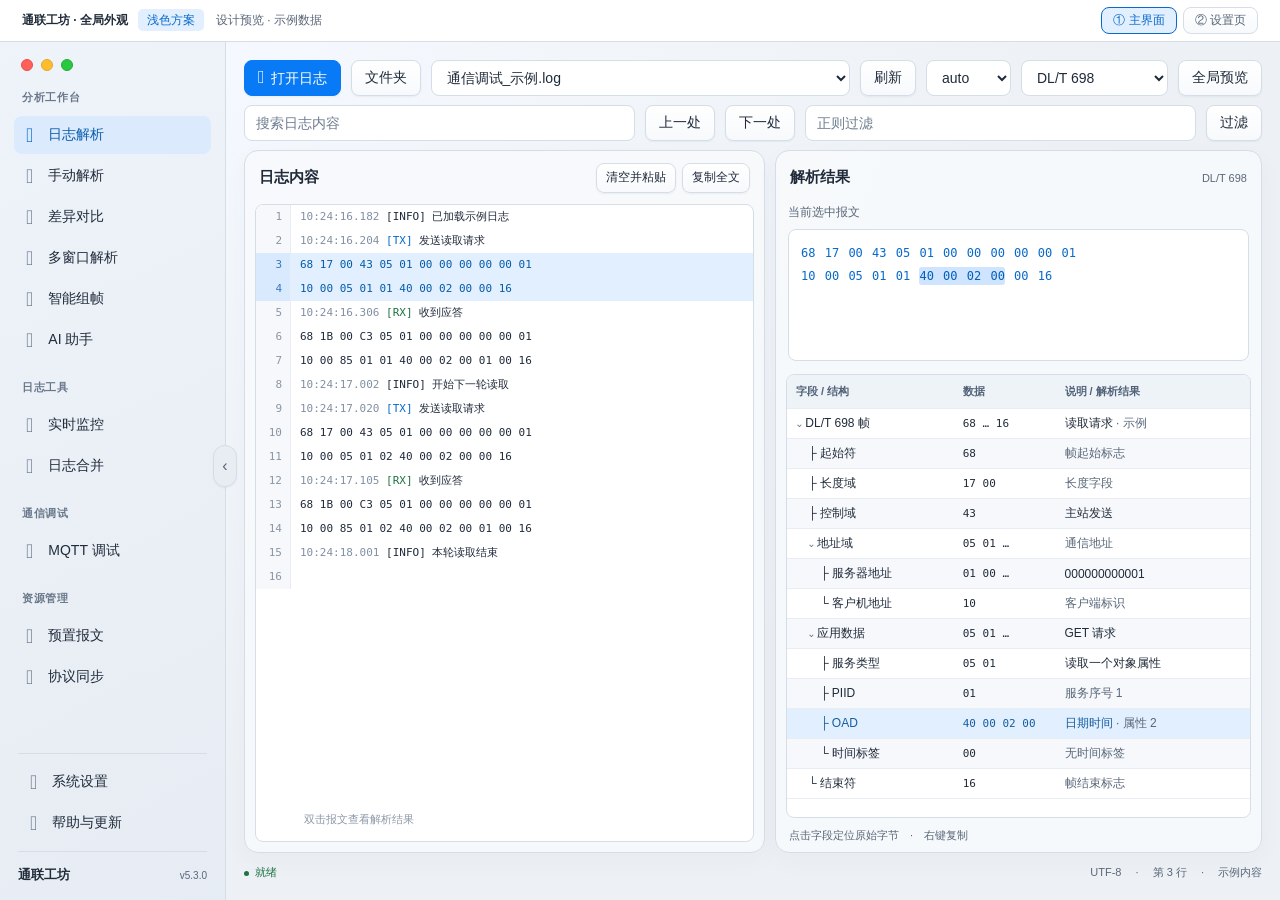
<file: design/appearance-preview/index.html>
<!doctype html>
<html lang="zh-CN">
<meta charset="utf-8">
<meta name="viewport" content="width=device-width, initial-scale=1">
<title>通联工坊 · 浅色模式设计预览</title>
<style>
@font-face{font-family:MDI;src:url('icons.ttf')}
:root{color-scheme:light;--bg:#edf1f5;--sidebar:#e8edf3;--surface:#f8fafc;--input:#fff;--text:#202b3a;--secondary:#596779;--border:#d5dde7;--accent:#086acb;--selected:#e1efff;--success:#217345;--alt:#f6f8fb;--button:#f7f9fc;--shadow:0 8px 26px #31476a08}
*{box-sizing:border-box}body{margin:0;background:var(--bg);color:var(--text);font:14px -apple-system,BlinkMacSystemFont,'PingFang SC','Microsoft YaHei',sans-serif}button,input,select{font:inherit;color:inherit}button{cursor:pointer}button:focus-visible,a:focus-visible{outline:2px solid var(--accent);outline-offset:3px}button{border:1px solid var(--border);border-radius:8px;background:linear-gradient(var(--input),var(--button));height:36px;padding:0 13px;white-space:nowrap;box-shadow:0 1px 2px #243e6010}button:hover{border-color:#99b4d3}button.primary{background:#087af5;border-color:#087af5;color:white}button.flat{border:0;box-shadow:none;background:transparent}.icon{font-family:MDI;font-size:20px;line-height:1;font-weight:normal}.sub{color:var(--secondary)}.mono{font-family:Menlo,Consolas,monospace}h1,h2,p{margin:0}h2{font-size:22px;letter-spacing:.3px}input,select{height:36px;background:var(--input);border:1px solid var(--border);border-radius:8px;padding:0 11px;min-width:0}input::placeholder{color:#6d7c8e}
.preview-bar{height:42px;display:flex;align-items:center;justify-content:space-between;padding:0 22px;background:var(--input);border-bottom:1px solid var(--border);font-size:12px;color:var(--secondary)}.preview-bar strong{color:var(--text);font-weight:600}.preview-bar .pill{background:var(--selected);color:var(--accent);padding:4px 9px;border-radius:5px;margin-left:10px}.preview-bar button{height:27px;font-size:12px;padding:0 11px;box-shadow:none}.preview-bar .views{display:flex;gap:6px;align-items:center}.preview-bar .views button.active{border-color:var(--accent);color:var(--accent);background:var(--selected)}
.app{height:calc(100vh - 42px);min-height:760px;min-width:1100px;display:flex;background:radial-gradient(ellipse at 18% 0%,#f5f9ff 0%,transparent 62%),var(--bg)}.sidebar{width:226px;flex-shrink:0;background:linear-gradient(150deg,#eef3f9e8,#e6ecf3ee);border-right:1px solid var(--border);display:flex;flex-direction:column;position:relative}.traffic{display:flex;gap:8px;height:45px;align-items:center;padding-left:21px}.traffic i{width:12px;height:12px;border-radius:50%;background:#ff6058;border:1px solid #e54f48}.traffic i:nth-child(2){background:#ffbd2e;border-color:#dfaa25}.traffic i:nth-child(3){background:#28c840;border-color:#20ad33}.nav{padding:0 14px;flex:1}.group{font-size:11px;font-weight:600;color:#69778a;padding:18px 8px 8px;letter-spacing:.7px}.group.first{padding-top:3px}.nav button,.footer button{display:flex;align-items:center;gap:15px;width:100%;padding:0 12px;height:38px;margin:3px 0;border:0;background:transparent;box-shadow:none;text-align:left}.nav button .icon,.footer button .icon{color:#69788c;font-size:20px}.nav button.active,.footer button.active{background:#dceafd;color:#075cae}.nav button.active .icon,.footer button.active .icon{color:#086acb}.nav button:hover,.footer button:hover{background:#dfe7f1}.footer{padding:9px 18px 16px}.footer hr{height:1px;border:0;background:var(--border);margin:0 0 9px}.brand{border-top:1px solid var(--border);margin-top:9px;padding-top:14px;display:flex;align-items:baseline;justify-content:space-between;font-size:13px;font-weight:600}.brand small{font-size:10px;color:var(--secondary);font-weight:400}.collapse{position:absolute;right:-12px;top:47%;z-index:3;width:24px;height:42px;border-radius:12px;padding:0;background:var(--sidebar);font-size:16px;color:var(--secondary)}
.workspace{min-width:0;flex:1;padding:18px;display:flex;flex-direction:column;gap:9px}.toolbar{display:flex;gap:10px;align-items:center}.toolbar .file{flex:1;min-width:70px}.toolbar .search{flex:1;width:120px}.toolbar .filter{flex:1;width:120px}.toolbar select{padding-right:24px}.toolbar .encoding{width:85px}.toolbar .protocol{width:147px}.toolbar .primary .icon{font-size:18px;margin-right:6px}.split{flex:1;min-height:0;display:grid;grid-template-columns:1.07fr 1fr;gap:10px}.panel{border:1px solid var(--border);border-radius:14px;background:#f8fafce8;box-shadow:var(--shadow);display:flex;flex-direction:column;min-width:0;overflow:hidden}.panel-head{height:53px;display:flex;align-items:center;justify-content:space-between;gap:8px;padding:0 14px;flex-shrink:0}.panel-head h1{font-size:15px;font-weight:600}.panel-head .actions{display:flex;gap:6px}.panel-head button{height:30px;font-size:12px;padding:0 9px}.editor{flex:1;min-height:0;background:var(--input);border:1px solid var(--border);border-radius:8px;margin:0 10px 10px;overflow:hidden;position:relative}.editor .log{display:flex;font-size:11px;line-height:24px;white-space:nowrap}.editor .number{width:35px;flex-shrink:0;text-align:right;padding-right:8px;background:var(--alt);color:#8b96a5;border-right:1px solid #e9edf3;user-select:none}.editor .line{padding:0 9px;overflow:hidden;text-overflow:clip}.editor .log.current{background:var(--selected);color:#075ba9}.editor .log.current .number{background:#d9eafe;color:#3979bc}.editor .timestamp{color:#8190a3}.editor .tx{color:var(--accent)}.editor .rx{color:var(--success)}.editor .muted{color:#79879a}.editor .blank{position:absolute;bottom:14px;left:48px;color:#8c98a8;font-size:11px}.frame{padding:0 12px 13px}.frame .label{font-size:12px;color:var(--secondary);margin-bottom:8px}.hexbox{height:132px;background:var(--input);border:1px solid var(--border);border-radius:8px;padding:12px;font-size:12px;line-height:23px;color:var(--accent);word-spacing:2px;overflow:hidden}.hexbox mark{background:#cee4ff;color:#045fba;border-radius:3px;padding:2px 0}.result-table{margin:0 10px;background:var(--input);flex:1;min-height:0;border:1px solid var(--border);border-radius:8px;overflow:hidden;font-size:12px}.tr{display:grid;grid-template-columns:36% 22% 42%;min-height:29px;align-items:center;border-bottom:1px solid #e8edf3}.tr>span{padding:6px 9px;overflow:hidden;white-space:nowrap;text-overflow:ellipsis}.tr:nth-child(2n+3){background:var(--alt)}.tr.th{min-height:34px;background:#eef3f8;color:#506177;font-size:11px;font-weight:600}.tr.selected{background:var(--selected);color:#165d9f}.tr .data{font-family:Menlo,Consolas,monospace;font-size:11px}.tr .detail{color:var(--secondary)}.table-footer{height:34px;padding:10px 13px;color:var(--secondary);font-size:11px}.status{height:20px;display:flex;align-items:center;justify-content:space-between;font-size:11px;color:var(--secondary)}.status .ready{color:var(--success)}.status .dot{display:inline-block;width:5px;height:5px;background:var(--success);border-radius:50%;margin-right:6px}
.settings{display:none;flex:1;min-width:0;padding:18px}.settings-shell{display:flex;width:100%;height:100%;border:1px solid var(--border);background:#f8fafcb3;border-radius:14px;overflow:hidden;box-shadow:var(--shadow)}.settings-nav{width:178px;flex-shrink:0;padding:10px;border-right:1px solid var(--border);background:#f3f6fa80}.settings-nav button{height:42px;width:100%;background:transparent;border:0;box-shadow:none;text-align:left;margin-bottom:8px}.settings-nav button.active{background:#e0eaf7;color:#075cae;font-weight:600}.settings-content{padding:28px 30px;flex:1;min-width:0;overflow:auto}.settings-inner{max-width:840px}.settings-content .intro{margin-top:9px;color:var(--secondary);font-size:13px}.appearance{display:flex;gap:16px;margin:24px 0 22px}.theme-option{display:block;position:relative;width:220px;height:167px;padding:12px;border-radius:12px;background:var(--input);text-align:left;box-shadow:none;border:1px solid var(--border)}.theme-option.selected{border:2px solid var(--accent);padding:11px;background:#f5faff}.mini{display:flex;height:103px;border:1px solid #d5dde7;border-radius:6px;overflow:hidden;background:#edf1f5}.mini-side{width:42px;background:#e2e9f2;padding:9px 6px;border-right:1px solid #d2dce8}.mini-side i{display:block;height:5px;border-radius:2px;background:#bac9db;margin:7px 0}.mini-side i:first-child{background:#7fb6f3}.mini-body{flex:1;padding:10px 7px}.mini-toolbar{height:7px;background:#d8e5f3;width:60%;border-radius:2px;margin-bottom:9px}.mini-split{height:63px;display:flex;gap:6px}.mini-split i{display:block;width:50%;border:1px solid #dce3ec;background:white;border-radius:3px}.theme-option .caption{display:flex;justify-content:space-between;align-items:center;margin-top:12px;font-size:13px;font-weight:500}.check{border-radius:50%;height:18px;width:18px;display:flex;align-items:center;justify-content:center;color:white;background:var(--accent);font-size:11px}.theme-option:not(.selected) .check{background:transparent;border:1px solid #b6c2d0;color:transparent}.dark-mini{background:#20252e;border-color:#414853}.dark-mini .mini-side{background:#272e3a;border-color:#414853}.dark-mini .mini-side i{background:#566171}.dark-mini .mini-side i:first-child{background:#75a9e6}.dark-mini .mini-toolbar{background:#45566d}.dark-mini .mini-split i{background:#303845;border-color:#465160}.setting-card{border:1px solid var(--border);background:var(--input);border-radius:12px;overflow:hidden}.setting-row{height:68px;display:flex;align-items:center;justify-content:space-between;padding:0 20px}.setting-row .helper{font-size:11px;color:var(--secondary);margin-top:5px}.switch{width:43px;height:25px;padding:2px;background:#c2ccd9;border:0;border-radius:20px;box-shadow:none}.switch i{display:block;width:21px;height:21px;border-radius:50%;background:white;box-shadow:0 1px 3px #0002}.switch[aria-checked=true]{background:#087af5}.switch[aria-checked=true] i{margin-left:18px}.shortcuts-title{font-size:18px;margin:28px 0 14px}.shortcut{height:51px;display:flex;align-items:center;justify-content:space-between;margin:0 20px;border-bottom:1px solid #e5ebf1;font-size:13px}.shortcut:last-child{border:0}.keys{background:var(--button);border:1px solid var(--border);border-radius:6px;min-width:95px;text-align:center;padding:5px 12px;font-size:12px;color:var(--secondary)}
body[data-page=settings] .workspace{display:none}body[data-page=settings] .settings{display:flex}
body[data-theme=dark]{color-scheme:dark;--bg:#1d2025;--sidebar:#202329;--surface:#282c33;--input:#21252c;--text:#eceef2;--secondary:#a7adb7;--border:#3c424b;--accent:#80b9ff;--selected:#254568;--success:#7ed6a0;--alt:#252a32;--button:#31363e}body[data-theme=dark] .app{background:#1d2025}body[data-theme=dark] .sidebar{background:#202329}body[data-theme=dark] .panel,body[data-theme=dark] .settings-shell{background:#282c33}body[data-theme=dark] .settings-nav{background:#202329}body[data-theme=dark] .theme-option.selected{background:#29394d}body[data-theme=dark] .tr.th{background:#2c333e}body[data-theme=dark] .nav button.active,body[data-theme=dark] .footer button.active,body[data-theme=dark] .settings-nav button.active{background:#343e4d;color:#80b9ff}body[data-theme=dark] .shortcut,body[data-theme=dark] .tr{border-color:#373e49}body[data-opaque=true] .panel,body[data-opaque=true] .settings-shell{background:var(--surface)}
@media(min-width:1400px){.sidebar{width:244px}.nav button,.footer button{height:41px}.group{padding-top:20px}.editor .log{font-size:12px;line-height:26px}.tr{font-size:13px;min-height:30px}}
</style>
<body data-page="main" data-theme="light">
<div class="preview-bar"><div><strong>通联工坊 · 全局外观</strong><span class="pill">浅色方案</span><span style="margin-left:12px">设计预览 · 示例数据</span></div><div class="views"><button data-view="main" class="active">① 主界面</button><button data-view="settings">② 设置页</button></div></div>
<div class="app">
<aside class="sidebar"><div class="traffic"><i></i><i></i><i></i></div><nav class="nav">
<div class="group first">分析工作台</div>
<button data-nav="main" class="active"><span class="icon">&#xF09EE;</span>日志解析</button>
<button><span class="icon">&#xF0CB6;</span>手动解析</button><button><span class="icon">&#xF1492;</span>差异对比</button><button><span class="icon">&#xF0BCC;</span>多窗口解析</button><button><span class="icon">&#xF09FE;</span>智能组帧</button><button><span class="icon">&#xF167A;</span>AI 助手</button>
<div class="group">日志工具</div><button><span class="icon">&#xF0430;</span>实时监控</button><button><span class="icon">&#xF0219;</span>日志合并</button>
<div class="group">通信调试</div><button><span class="icon">&#xF0318;</span>MQTT 调试</button>
<div class="group">资源管理</div><button><span class="icon">&#xF01BC;</span>预置报文</button><button><span class="icon">&#xF04E6;</span>协议同步</button>
</nav><footer class="footer"><hr><button data-nav="settings"><span class="icon">&#xF08BB;</span>系统设置</button><button><span class="icon">&#xF0625;</span>帮助与更新</button><div class="brand">通联工坊<small>v5.3.0</small></div></footer><button class="collapse" aria-label="预览中的导航收起示意">‹</button></aside>
<main class="workspace">
<div class="toolbar"><button class="primary"><span class="icon">&#xF0770;</span>打开日志</button><button>文件夹</button><select class="file" aria-label="示例文件"><option>通信调试_示例.log</option></select><button>刷新</button><select class="encoding" aria-label="编码"><option>auto</option></select><select class="protocol" aria-label="规约"><option>DL/T 698</option></select><button>全局预览</button></div>
<div class="toolbar"><input class="search" placeholder="搜索日志内容" aria-label="搜索日志内容"><button>上一处</button><button>下一处</button><input class="filter" placeholder="正则过滤" aria-label="正则过滤"><button>过滤</button></div>
<div class="split">
<section class="panel"><div class="panel-head"><h1>日志内容</h1><div class="actions"><button>清空并粘贴</button><button>复制全文</button></div></div><div class="editor mono">
<div class="log"><span class="number">1</span><span class="line"><span class="timestamp">10:24:16.182</span>  [INFO]  已加载示例日志</span></div>
<div class="log"><span class="number">2</span><span class="line"><span class="timestamp">10:24:16.204</span>  <span class="tx">[TX]</span>  发送读取请求</span></div>
<div class="log current"><span class="number">3</span><span class="line">68 17 00 43 05 01 00 00 00 00 00 01</span></div>
<div class="log current"><span class="number">4</span><span class="line">10 00 05 01 01 40 00 02 00 00 16</span></div>
<div class="log"><span class="number">5</span><span class="line"><span class="timestamp">10:24:16.306</span>  <span class="rx">[RX]</span>  收到应答</span></div>
<div class="log"><span class="number">6</span><span class="line">68 1B 00 C3 05 01 00 00 00 00 00 01</span></div>
<div class="log"><span class="number">7</span><span class="line">10 00 85 01 01 40 00 02 00 01 00 16</span></div>
<div class="log"><span class="number">8</span><span class="line"><span class="timestamp">10:24:17.002</span>  [INFO]  开始下一轮读取</span></div>
<div class="log"><span class="number">9</span><span class="line"><span class="timestamp">10:24:17.020</span>  <span class="tx">[TX]</span>  发送读取请求</span></div>
<div class="log"><span class="number">10</span><span class="line">68 17 00 43 05 01 00 00 00 00 00 01</span></div>
<div class="log"><span class="number">11</span><span class="line">10 00 05 01 02 40 00 02 00 00 16</span></div>
<div class="log"><span class="number">12</span><span class="line"><span class="timestamp">10:24:17.105</span>  <span class="rx">[RX]</span>  收到应答</span></div>
<div class="log"><span class="number">13</span><span class="line">68 1B 00 C3 05 01 00 00 00 00 00 01</span></div>
<div class="log"><span class="number">14</span><span class="line">10 00 85 01 02 40 00 02 00 01 00 16</span></div>
<div class="log"><span class="number">15</span><span class="line"><span class="timestamp">10:24:18.001</span>  [INFO]  本轮读取结束</span></div>
<div class="log"><span class="number">16</span><span class="line muted"> </span></div><div class="blank">双击报文查看解析结果</div>
</div></section>
<section class="panel"><div class="panel-head"><h1>解析结果</h1><span class="sub" style="font-size:11px">DL/T 698</span></div><div class="frame"><div class="label">当前选中报文</div><div class="hexbox mono">68 17 00 43 05 01 00 00 00 00 00 01<br>10 00 05 01 01 <mark>40 00 02 00</mark> 00 16</div></div>
<div class="result-table"><div class="tr th"><span>字段 / 结构</span><span>数据</span><span>说明 / 解析结果</span></div>
<div class="tr"><span>⌄ DL/T 698 帧</span><span class="data">68 … 16</span><span>读取请求 <span class="detail">· 示例</span></span></div>
<div class="tr"><span>　├ 起始符</span><span class="data">68</span><span class="detail">帧起始标志</span></div>
<div class="tr"><span>　├ 长度域</span><span class="data">17 00</span><span class="detail">长度字段</span></div>
<div class="tr"><span>　├ 控制域</span><span class="data">43</span><span>主站发送</span></div>
<div class="tr"><span>　⌄ 地址域</span><span class="data">05 01 …</span><span class="detail">通信地址</span></div>
<div class="tr"><span>　　├ 服务器地址</span><span class="data">01 00 …</span><span>000000000001</span></div>
<div class="tr"><span>　　└ 客户机地址</span><span class="data">10</span><span class="detail">客户端标识</span></div>
<div class="tr"><span>　⌄ 应用数据</span><span class="data">05 01 …</span><span>GET 请求</span></div>
<div class="tr"><span>　　├ 服务类型</span><span class="data">05 01</span><span>读取一个对象属性</span></div>
<div class="tr"><span>　　├ PIID</span><span class="data">01</span><span class="detail">服务序号 1</span></div>
<div class="tr selected"><span>　　├ OAD</span><span class="data">40 00 02 00</span><span>日期时间 <span class="detail">· 属性 2</span></span></div>
<div class="tr"><span>　　└ 时间标签</span><span class="data">00</span><span class="detail">无时间标签</span></div>
<div class="tr"><span>　└ 结束符</span><span class="data">16</span><span class="detail">帧结束标志</span></div></div><div class="table-footer">点击字段定位原始字节　·　右键复制</div></section>
</div><div class="status"><span class="ready"><span class="dot"></span>就绪</span><span>UTF-8　 ·　 第 3 行　 ·　 示例内容</span></div>
</main>
<main class="settings"><div class="settings-shell"><nav class="settings-nav"><button class="active">外观与快捷键</button><button>大模型接入</button><button>个人配置</button></nav><div class="settings-content"><div class="settings-inner"><h2>界面外观</h2><p class="intro">选择适合当前环境的外观，即时应用于所有窗口。</p>
<div class="appearance"><button class="theme-option selected" data-mode="light" aria-pressed="true"><div class="mini"><div class="mini-side"><i></i><i></i><i></i><i></i></div><div class="mini-body"><div class="mini-toolbar"></div><div class="mini-split"><i></i><i></i></div></div></div><span class="caption">浅色<span class="check">✓</span></span></button><button class="theme-option" data-mode="dark" aria-pressed="false"><div class="mini dark-mini"><div class="mini-side"><i></i><i></i><i></i><i></i></div><div class="mini-body"><div class="mini-toolbar"></div><div class="mini-split"><i></i><i></i></div></div></div><span class="caption">深色<span class="check">✓</span></span></button></div>
<div class="setting-card"><div class="setting-row"><div>减少透明度<p class="helper">使用更实的界面背景，提高内容辨识度。</p></div><button class="switch" role="switch" aria-checked="false" aria-label="减少透明度"><i></i></button></div></div>
<h2 class="shortcuts-title">快捷键</h2><div class="setting-card"><div class="shortcut"><span>打开日志</span><span class="keys">⌘ O</span></div><div class="shortcut"><span>搜索日志</span><span class="keys">⌘ F</span></div><div class="shortcut"><span>下一处 / 上一处</span><span class="keys">F3 / ⇧ F3</span></div><div class="shortcut"><span>智能组帧</span><span class="keys">⌃ ⇧ F</span></div><div class="shortcut"><span>协议同步</span><span class="keys">⌃ ⇧ S</span></div></div>
</div></div></div></main>
</div>
<script>
function showPage(page){
  document.body.dataset.page=page;
  document.querySelectorAll('[data-view]').forEach(button=>button.classList.toggle('active',button.dataset.view===page));
  document.querySelectorAll('[data-nav]').forEach(button=>button.classList.toggle('active',button.dataset.nav===page));
}
document.querySelectorAll('[data-view],[data-nav]').forEach(button=>button.addEventListener('click',()=>showPage(button.dataset.view||button.dataset.nav)));
document.querySelectorAll('[data-mode]').forEach(button=>button.addEventListener('click',()=>{
  document.body.dataset.theme=button.dataset.mode;
  document.querySelector('.pill').textContent=button.dataset.mode==='light'?'浅色方案':'深色对照';
  document.querySelectorAll('[data-mode]').forEach(option=>{const selected=option===button;option.classList.toggle('selected',selected);option.setAttribute('aria-pressed',String(selected));});
}));
document.querySelector('.switch').addEventListener('click',function(){const next=this.getAttribute('aria-checked')!=='true';this.setAttribute('aria-checked',String(next));document.body.dataset.opaque=String(next);});
showPage(location.hash==='#settings'?'settings':'main');
console.assert(document.querySelectorAll('[data-mode]').length===2,'Exactly two appearance options');
console.assert(document.querySelectorAll('.tr.th span').length===3,'Keep three parse columns');
</script>
</body>
</html>
</file>
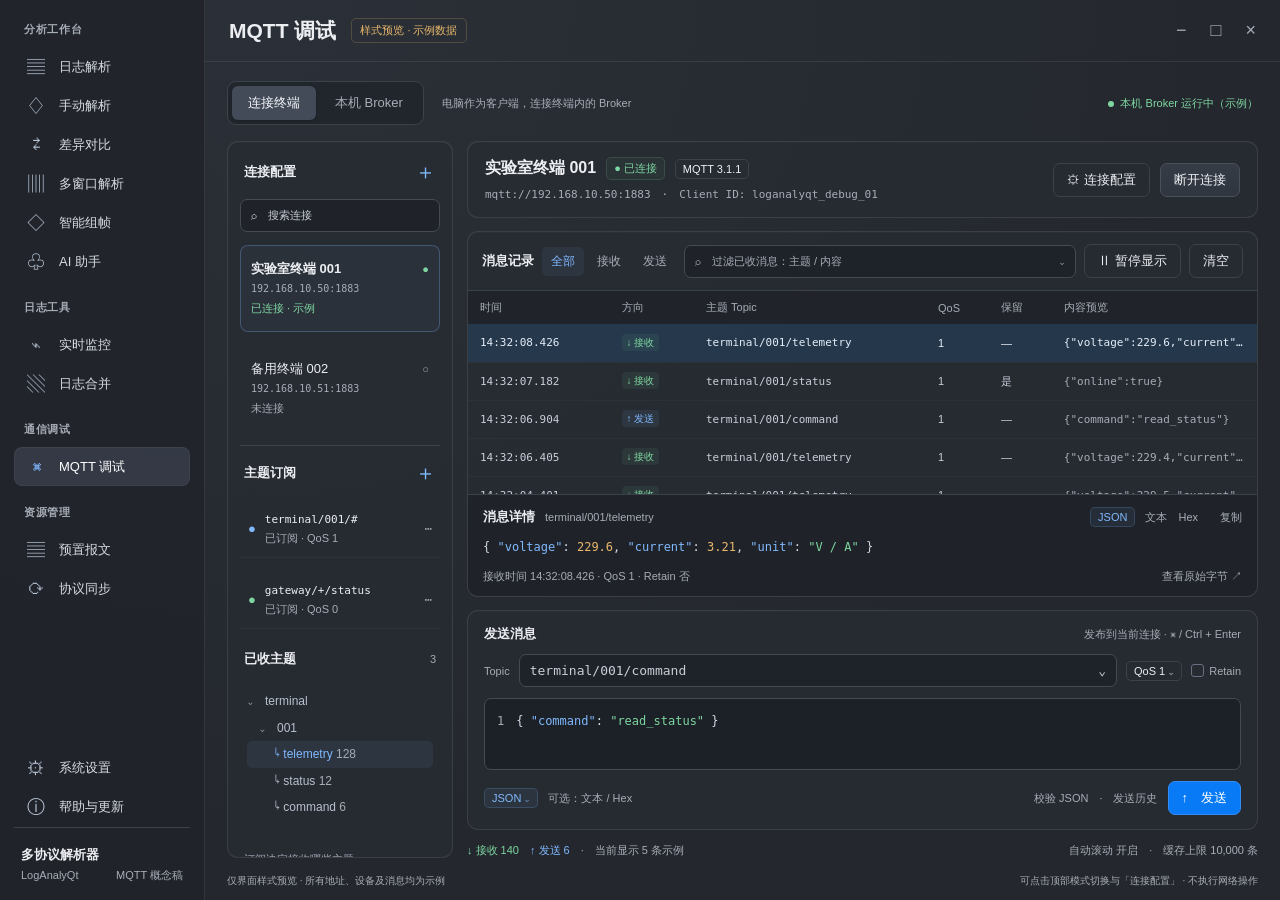
<file: design/mqtt-preview/index.html>
<!doctype html><html lang="zh-CN"><head><meta charset="utf-8"><meta name="viewport" content="width=device-width,initial-scale=1"><title>LogAnalyQt · MQTT 样式预览</title><link rel="stylesheet" href="style.css"></head><body><div class="app"><nav class="nav"><section><label>分析工作台</label><div class="nav-item"><span class="icon">▤</span>日志解析</div><div class="nav-item"><span class="icon">♢</span>手动解析</div><div class="nav-item"><span class="icon">⇄</span>差异对比</div><div class="nav-item"><span class="icon">▥</span>多窗口解析</div><div class="nav-item"><span class="icon">◇</span>智能组帧</div><div class="nav-item"><span class="icon">♧</span>AI 助手</div></section><section><label>日志工具</label><div class="nav-item"><span class="icon">⌁</span>实时监控</div><div class="nav-item"><span class="icon">▧</span>日志合并</div></section><section><label>通信调试</label><a class="nav-item active" href="index.html"><span class="icon">⌘</span>MQTT 调试</a></section><section><label>资源管理</label><div class="nav-item"><span class="icon">▤</span>预置报文</div><div class="nav-item"><span class="icon">⟳</span>协议同步</div></section><div class="footer"><div class="nav-item"><span class="icon">⚙</span>系统设置</div><div class="nav-item"><span class="icon">ⓘ</span>帮助与更新</div><div class="brand"><b>多协议解析器</b><div class="between muted small"><span>LogAnalyQt</span><span>MQTT 概念稿</span></div></div></div></nav><main class="main"><header class="titlebar"><h1>MQTT 调试</h1><span class="preview">样式预览 · 示例数据</span><div class="grow"></div><div class="window-controls"><span>−</span><span>□</span><span>×</span></div></header><div class="content"><div class="modebar"><div class="segments"><a href="index.html" class="selected">连接终端</a><a href="broker.html" class="">本机 Broker</a></div><span class="muted small">电脑作为客户端，连接终端内的 Broker</span><div class="grow"></div><span class="green small"><span class="dot"></span>本机 Broker 运行中（示例）</span></div><div class="workgrid"><aside class="panel connections"><div class="panel-title"><h3>连接配置</h3><a class="plus" href="config.html" aria-label="新增连接">＋</a></div><div class="field small muted">⌕　搜索连接</div><div class="connection selected"><div class="between"><b>实验室终端 001</b><span class="green small">●</span></div><div class="mono">192.168.10.50:1883</div><span class="green small">已连接 · 示例</span></div><div class="connection"><div class="between"><span>备用终端 002</span><span class="muted small">○</span></div><div class="mono">192.168.10.51:1883</div><span class="muted small">未连接</span></div><div class="rule" style="margin:0"></div><div class="panel-title"><h3>主题订阅</h3><span class="plus">＋</span></div><div class="subscription"><span class="blue">●</span><div class="grow"><code>terminal/001/#</code><div class="muted small" style="margin-top:5px">已订阅 · QoS 1</div></div><span class="muted">⋯</span></div><div class="subscription"><span class="green">●</span><div class="grow"><code>gateway/+/status</code><div class="muted small" style="margin-top:5px">已订阅 · QoS 0</div></div><span class="muted">⋯</span></div><div class="panel-title" style="margin-top:8px"><h3>已收主题</h3><span class="muted small">3</span></div><div class="tree">⌄　terminal<br>　⌄　001<div class="leaf selected">↳ telemetry <span class="muted">128</span></div><div class="leaf">↳ status <span class="muted">12</span></div><div class="leaf">↳ command <span class="muted">6</span></div></div><div class="side-note">订阅决定接收哪些主题。<br>主题树和过滤仅筛选本地显示。</div></aside><div class="workspace"><section class="panel connection-head"><div class="between"><div><div class="row"><h2>实验室终端 001</h2><span class="tag green">● 已连接</span><span class="tag">MQTT 3.1.1</span></div><p class="mono">mqtt://192.168.10.50:1883　·　Client ID: loganalyqt_debug_01</p></div><div class="row"><a class="button ghost" href="config.html">⚙ 连接配置</a><button>断开连接</button></div></div></section><section class="panel stream"><div class="toolbar"><h3>消息记录</h3><div class="mini-segments"><span class="selected">全部</span><span>接收</span><span>发送</span></div><div class="field"><span class="muted">⌕　过滤已收消息：主题 / 内容</span><span>⌄</span></div><button class="ghost">Ⅱ 暂停显示</button><button class="ghost">清空</button></div><div class="tablewrap"><table><thead><tr><th>时间</th><th>方向</th><th>主题 Topic</th><th>QoS</th><th>保留</th><th>内容预览</th></tr></thead><tbody><tr class="selected"><td class="mono">14:32:08.426</td><td><span class="direction ">↓ 接收</span></td><td class="mono">terminal/001/telemetry</td><td>1</td><td>—</td><td class="payload mono">{"voltage":229.6,"current":3.21}</td></tr><tr class=""><td class="mono">14:32:07.182</td><td><span class="direction ">↓ 接收</span></td><td class="mono">terminal/001/status</td><td>1</td><td>是</td><td class="payload mono">{"online":true}</td></tr><tr class=""><td class="mono">14:32:06.904</td><td><span class="direction sent">↑ 发送</span></td><td class="mono">terminal/001/command</td><td>1</td><td>—</td><td class="payload mono">{"command":"read_status"}</td></tr><tr class=""><td class="mono">14:32:06.405</td><td><span class="direction ">↓ 接收</span></td><td class="mono">terminal/001/telemetry</td><td>1</td><td>—</td><td class="payload mono">{"voltage":229.4,"current":3.18}</td></tr><tr class=""><td class="mono">14:32:04.401</td><td><span class="direction ">↓ 接收</span></td><td class="mono">terminal/001/telemetry</td><td>1</td><td>—</td><td class="payload mono">{"voltage":229.5,"current":3.20}</td></tr></tbody></table></div><div class="detail"><div class="between"><div class="row"><h3>消息详情</h3><span class="muted small">terminal/001/telemetry</span></div><div class="row"><span class="tag blue">JSON</span><span class="muted small">文本　Hex　　复制</span></div></div><pre>{ <span class="key">"voltage"</span>: <span class="num">229.6</span>, <span class="key">"current"</span>: <span class="num">3.21</span>, <span class="key">"unit"</span>: <span class="value">"V / A"</span> }</pre><div class="between small muted" style="margin-top:10px"><span>接收时间 14:32:08.426 · QoS 1 · Retain 否</span><span>查看原始字节 ↗</span></div></div></section><section class="panel composer"><div class="between"><h3>发送消息</h3><span class="muted small">发布到当前连接 · ⌘ / Ctrl + Enter</span></div><div class="compose-controls"><span class="muted small">Topic</span><div class="field mono">terminal/001/command<span>⌄</span></div><span class="tag">QoS 1 ⌄</span><span class="small muted"><i class="check"></i>Retain</span></div><div class="editor"><span class="muted">1　</span>{ <span class="key">"command"</span>: <span class="value">"read_status"</span> }</div><div class="between"><div class="row"><span class="tag blue">JSON ⌄</span><span class="muted small">可选：文本 / Hex</span></div><div class="row"><span class="muted small">校验 JSON　·　发送历史</span><button class="primary">↑　发送</button></div></div></section><div class="between small muted"><span><span class="green">↓ 接收 140</span>　<span class="blue">↑ 发送 6</span>　·　当前显示 5 条示例</span><span>自动滚动 开启　·　缓存上限 10,000 条</span></div></div></div><footer class="statusbar"><span>仅界面样式预览 · 所有地址、设备及消息均为示例</span><span>可点击顶部模式切换与「连接配置」 · 不执行网络操作</span></footer></div></main></div></body></html>
</file>
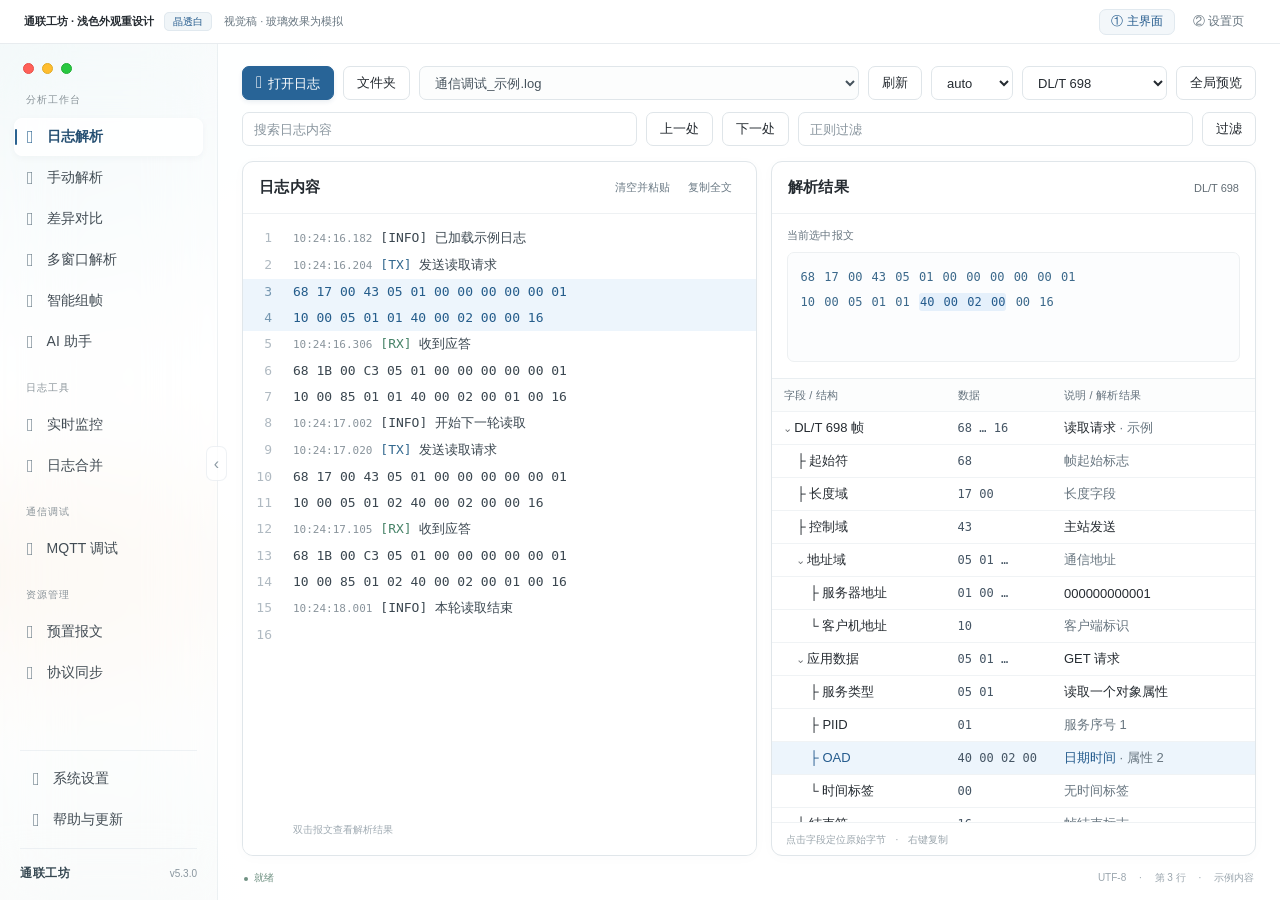
<file: design/appearance-preview/crystal-white/index.html>
<!doctype html>
<html lang="zh-CN">
<meta charset="utf-8">
<meta name="viewport" content="width=device-width, initial-scale=1">
<title>通联工坊 · 晶透白设计稿</title>
<style>
@font-face{font-family:MDI;src:url('../icons.ttf')}
:root{color-scheme:light;--bg:#edf1f5;--sidebar:#e8edf3;--surface:#f8fafc;--input:#fff;--text:#202b3a;--secondary:#596779;--border:#d5dde7;--accent:#086acb;--selected:#e1efff;--success:#217345;--alt:#f6f8fb;--button:#f7f9fc;--shadow:0 8px 26px #31476a08}
*{box-sizing:border-box}body{margin:0;background:var(--bg);color:var(--text);font:14px -apple-system,BlinkMacSystemFont,'PingFang SC','Microsoft YaHei',sans-serif}button,input,select{font:inherit;color:inherit}button{cursor:pointer}button:focus-visible,a:focus-visible{outline:2px solid var(--accent);outline-offset:3px}button{border:1px solid var(--border);border-radius:8px;background:linear-gradient(var(--input),var(--button));height:36px;padding:0 13px;white-space:nowrap;box-shadow:0 1px 2px #243e6010}button:hover{border-color:#99b4d3}button.primary{background:#087af5;border-color:#087af5;color:white}button.flat{border:0;box-shadow:none;background:transparent}.icon{font-family:MDI;font-size:20px;line-height:1;font-weight:normal}.sub{color:var(--secondary)}.mono{font-family:Menlo,Consolas,monospace}h1,h2,p{margin:0}h2{font-size:22px;letter-spacing:.3px}input,select{height:36px;background:var(--input);border:1px solid var(--border);border-radius:8px;padding:0 11px;min-width:0}input::placeholder{color:#6d7c8e}
.preview-bar{height:42px;display:flex;align-items:center;justify-content:space-between;padding:0 22px;background:var(--input);border-bottom:1px solid var(--border);font-size:12px;color:var(--secondary)}.preview-bar strong{color:var(--text);font-weight:600}.preview-bar .pill{background:var(--selected);color:var(--accent);padding:4px 9px;border-radius:5px;margin-left:10px}.preview-bar button{height:27px;font-size:12px;padding:0 11px;box-shadow:none}.preview-bar .views{display:flex;gap:6px;align-items:center}.preview-bar .views button.active{border-color:var(--accent);color:var(--accent);background:var(--selected)}
.app{height:calc(100vh - 42px);min-height:760px;min-width:1100px;display:flex;background:radial-gradient(ellipse at 18% 0%,#f5f9ff 0%,transparent 62%),var(--bg)}.sidebar{width:226px;flex-shrink:0;background:linear-gradient(150deg,#eef3f9e8,#e6ecf3ee);border-right:1px solid var(--border);display:flex;flex-direction:column;position:relative}.traffic{display:flex;gap:8px;height:45px;align-items:center;padding-left:21px}.traffic i{width:12px;height:12px;border-radius:50%;background:#ff6058;border:1px solid #e54f48}.traffic i:nth-child(2){background:#ffbd2e;border-color:#dfaa25}.traffic i:nth-child(3){background:#28c840;border-color:#20ad33}.nav{padding:0 14px;flex:1}.group{font-size:11px;font-weight:600;color:#69778a;padding:18px 8px 8px;letter-spacing:.7px}.group.first{padding-top:3px}.nav button,.footer button{display:flex;align-items:center;gap:15px;width:100%;padding:0 12px;height:38px;margin:3px 0;border:0;background:transparent;box-shadow:none;text-align:left}.nav button .icon,.footer button .icon{color:#69788c;font-size:20px}.nav button.active,.footer button.active{background:#dceafd;color:#075cae}.nav button.active .icon,.footer button.active .icon{color:#086acb}.nav button:hover,.footer button:hover{background:#dfe7f1}.footer{padding:9px 18px 16px}.footer hr{height:1px;border:0;background:var(--border);margin:0 0 9px}.brand{border-top:1px solid var(--border);margin-top:9px;padding-top:14px;display:flex;align-items:baseline;justify-content:space-between;font-size:13px;font-weight:600}.brand small{font-size:10px;color:var(--secondary);font-weight:400}.collapse{position:absolute;right:-12px;top:47%;z-index:3;width:24px;height:42px;border-radius:12px;padding:0;background:var(--sidebar);font-size:16px;color:var(--secondary)}
.workspace{min-width:0;flex:1;padding:18px;display:flex;flex-direction:column;gap:9px}.toolbar{display:flex;gap:10px;align-items:center}.toolbar .file{flex:1;min-width:70px}.toolbar .search{flex:1;width:120px}.toolbar .filter{flex:1;width:120px}.toolbar select{padding-right:24px}.toolbar .encoding{width:85px}.toolbar .protocol{width:147px}.toolbar .primary .icon{font-size:18px;margin-right:6px}.split{flex:1;min-height:0;display:grid;grid-template-columns:1.07fr 1fr;gap:10px}.panel{border:1px solid var(--border);border-radius:14px;background:#f8fafce8;box-shadow:var(--shadow);display:flex;flex-direction:column;min-width:0;overflow:hidden}.panel-head{height:53px;display:flex;align-items:center;justify-content:space-between;gap:8px;padding:0 14px;flex-shrink:0}.panel-head h1{font-size:15px;font-weight:600}.panel-head .actions{display:flex;gap:6px}.panel-head button{height:30px;font-size:12px;padding:0 9px}.editor{flex:1;min-height:0;background:var(--input);border:1px solid var(--border);border-radius:8px;margin:0 10px 10px;overflow:hidden;position:relative}.editor .log{display:flex;font-size:11px;line-height:24px;white-space:nowrap}.editor .number{width:35px;flex-shrink:0;text-align:right;padding-right:8px;background:var(--alt);color:#8b96a5;border-right:1px solid #e9edf3;user-select:none}.editor .line{padding:0 9px;overflow:hidden;text-overflow:clip}.editor .log.current{background:var(--selected);color:#075ba9}.editor .log.current .number{background:#d9eafe;color:#3979bc}.editor .timestamp{color:#8190a3}.editor .tx{color:var(--accent)}.editor .rx{color:var(--success)}.editor .muted{color:#79879a}.editor .blank{position:absolute;bottom:14px;left:48px;color:#8c98a8;font-size:11px}.frame{padding:0 12px 13px}.frame .label{font-size:12px;color:var(--secondary);margin-bottom:8px}.hexbox{height:132px;background:var(--input);border:1px solid var(--border);border-radius:8px;padding:12px;font-size:12px;line-height:23px;color:var(--accent);word-spacing:2px;overflow:hidden}.hexbox mark{background:#cee4ff;color:#045fba;border-radius:3px;padding:2px 0}.result-table{margin:0 10px;background:var(--input);flex:1;min-height:0;border:1px solid var(--border);border-radius:8px;overflow:hidden;font-size:12px}.tr{display:grid;grid-template-columns:36% 22% 42%;min-height:29px;align-items:center;border-bottom:1px solid #e8edf3}.tr>span{padding:6px 9px;overflow:hidden;white-space:nowrap;text-overflow:ellipsis}.tr:nth-child(2n+3){background:var(--alt)}.tr.th{min-height:34px;background:#eef3f8;color:#506177;font-size:11px;font-weight:600}.tr.selected{background:var(--selected);color:#165d9f}.tr .data{font-family:Menlo,Consolas,monospace;font-size:11px}.tr .detail{color:var(--secondary)}.table-footer{height:34px;padding:10px 13px;color:var(--secondary);font-size:11px}.status{height:20px;display:flex;align-items:center;justify-content:space-between;font-size:11px;color:var(--secondary)}.status .ready{color:var(--success)}.status .dot{display:inline-block;width:5px;height:5px;background:var(--success);border-radius:50%;margin-right:6px}
.settings{display:none;flex:1;min-width:0;padding:18px}.settings-shell{display:flex;width:100%;height:100%;border:1px solid var(--border);background:#f8fafcb3;border-radius:14px;overflow:hidden;box-shadow:var(--shadow)}.settings-nav{width:178px;flex-shrink:0;padding:10px;border-right:1px solid var(--border);background:#f3f6fa80}.settings-nav button{height:42px;width:100%;background:transparent;border:0;box-shadow:none;text-align:left;margin-bottom:8px}.settings-nav button.active{background:#e0eaf7;color:#075cae;font-weight:600}.settings-content{padding:28px 30px;flex:1;min-width:0;overflow:auto}.settings-inner{max-width:840px}.settings-content .intro{margin-top:9px;color:var(--secondary);font-size:13px}.appearance{display:flex;gap:16px;margin:24px 0 22px}.theme-option{display:block;position:relative;width:220px;height:167px;padding:12px;border-radius:12px;background:var(--input);text-align:left;box-shadow:none;border:1px solid var(--border)}.theme-option.selected{border:2px solid var(--accent);padding:11px;background:#f5faff}.mini{display:flex;height:103px;border:1px solid #d5dde7;border-radius:6px;overflow:hidden;background:#edf1f5}.mini-side{width:42px;background:#e2e9f2;padding:9px 6px;border-right:1px solid #d2dce8}.mini-side i{display:block;height:5px;border-radius:2px;background:#bac9db;margin:7px 0}.mini-side i:first-child{background:#7fb6f3}.mini-body{flex:1;padding:10px 7px}.mini-toolbar{height:7px;background:#d8e5f3;width:60%;border-radius:2px;margin-bottom:9px}.mini-split{height:63px;display:flex;gap:6px}.mini-split i{display:block;width:50%;border:1px solid #dce3ec;background:white;border-radius:3px}.theme-option .caption{display:flex;justify-content:space-between;align-items:center;margin-top:12px;font-size:13px;font-weight:500}.check{border-radius:50%;height:18px;width:18px;display:flex;align-items:center;justify-content:center;color:white;background:var(--accent);font-size:11px}.theme-option:not(.selected) .check{background:transparent;border:1px solid #b6c2d0;color:transparent}.dark-mini{background:#20252e;border-color:#414853}.dark-mini .mini-side{background:#272e3a;border-color:#414853}.dark-mini .mini-side i{background:#566171}.dark-mini .mini-side i:first-child{background:#75a9e6}.dark-mini .mini-toolbar{background:#45566d}.dark-mini .mini-split i{background:#303845;border-color:#465160}.setting-card{border:1px solid var(--border);background:var(--input);border-radius:12px;overflow:hidden}.setting-row{height:68px;display:flex;align-items:center;justify-content:space-between;padding:0 20px}.setting-row .helper{font-size:11px;color:var(--secondary);margin-top:5px}.switch{width:43px;height:25px;padding:2px;background:#c2ccd9;border:0;border-radius:20px;box-shadow:none}.switch i{display:block;width:21px;height:21px;border-radius:50%;background:white;box-shadow:0 1px 3px #0002}.switch[aria-checked=true]{background:#087af5}.switch[aria-checked=true] i{margin-left:18px}.shortcuts-title{font-size:18px;margin:28px 0 14px}.shortcut{height:51px;display:flex;align-items:center;justify-content:space-between;margin:0 20px;border-bottom:1px solid #e5ebf1;font-size:13px}.shortcut:last-child{border:0}.keys{background:var(--button);border:1px solid var(--border);border-radius:6px;min-width:95px;text-align:center;padding:5px 12px;font-size:12px;color:var(--secondary)}
body[data-page=settings] .workspace{display:none}body[data-page=settings] .settings{display:flex}
body[data-theme=dark]{color-scheme:dark;--bg:#1d2025;--sidebar:#202329;--surface:#282c33;--input:#21252c;--text:#eceef2;--secondary:#a7adb7;--border:#3c424b;--accent:#80b9ff;--selected:#254568;--success:#7ed6a0;--alt:#252a32;--button:#31363e}body[data-theme=dark] .app{background:#1d2025}body[data-theme=dark] .sidebar{background:#202329}body[data-theme=dark] .panel,body[data-theme=dark] .settings-shell{background:#282c33}body[data-theme=dark] .settings-nav{background:#202329}body[data-theme=dark] .theme-option.selected{background:#29394d}body[data-theme=dark] .tr.th{background:#2c333e}body[data-theme=dark] .nav button.active,body[data-theme=dark] .footer button.active,body[data-theme=dark] .settings-nav button.active{background:#343e4d;color:#80b9ff}body[data-theme=dark] .shortcut,body[data-theme=dark] .tr{border-color:#373e49}body[data-opaque=true] .panel,body[data-opaque=true] .settings-shell{background:var(--surface)}
@media(min-width:1400px){.sidebar{width:244px}.nav button,.footer button{height:41px}.group{padding-top:20px}.editor .log{font-size:13px;line-height:26px}.tr{font-size:13px;min-height:30px}}

body[data-theme=light]{--bg:#fbfcfc;--sidebar:#fafbf9;--surface:#ffffff;--input:#ffffff;--text:#252b31;--secondary:#626d75;--border:#e2e7eb;--accent:#245b8d;--selected:#edf5fc;--success:#287451;--alt:#fbfcfd;--button:#ffffff;--shadow:0 2px 16px #1a355308}
body[data-theme=light] .preview-bar{height:44px;border-bottom:1px solid #e8ecef;padding:0 24px;background:#fff;color:#687680;font-size:11px}
body[data-theme=light] .preview-bar .pill{background:#f0f5f8;color:#245b8d;border:1px solid #e1e9ef;font-size:10px;padding:3px 8px}
body[data-theme=light] .preview-bar button{height:26px;border:1px solid transparent;background:transparent;color:#687680}
body[data-theme=light] .preview-bar .views button.active{color:#245b8d;background:#f3f7fa;border-color:#e1e9ef}
body[data-theme=light] .app{height:calc(100vh - 44px);min-height:740px;background:radial-gradient(ellipse at 0% 0%,#dcecef90,transparent 28%),radial-gradient(ellipse at 0% 62%,#f3e7d980,transparent 24%),radial-gradient(ellipse at 8% 100%,#e8f0ef80,transparent 22%),#fff}
body[data-theme=light] .sidebar{width:218px;background:#ffffff6b;backdrop-filter:blur(32px) saturate(1.2);border-right:1px solid #dbe3e778}
body[data-theme=light] .traffic{height:49px;padding-left:23px;gap:8px}
body[data-theme=light] .traffic i{width:11px;height:11px}
body[data-theme=light] .nav{padding:0 14px}
body[data-theme=light] .group{font-size:10px;letter-spacing:1px;font-weight:500;color:#899399;padding:17px 12px 8px}
body[data-theme=light] .group.first{padding-top:0}
body[data-theme=light] .nav button,body[data-theme=light] .footer button{background:transparent;position:relative;border:1px solid transparent;height:38px;padding:0 12px;font-size:14px;font-weight:450;gap:13px;border-radius:8px;margin:3px 0;color:#424c54}
body[data-theme=light] .nav button .icon,body[data-theme=light] .footer button .icon{font-size:18px;color:#697b86}
body[data-theme=light] .nav button.active,body[data-theme=light] .footer button.active{background:#ffffffcf;border:1px solid #ffffff;box-shadow:0 2px 7px #1b38500a;color:#254f72;font-weight:600}
body[data-theme=light] .nav button.active:before,body[data-theme=light] .footer button.active:before{content:"";position:absolute;left:0;top:10px;bottom:10px;width:2px;border-radius:2px;background:#2b6391}
body[data-theme=light] .nav button.active .icon,body[data-theme=light] .footer button.active .icon{color:#2b6391}
body[data-theme=light] .nav button:hover,body[data-theme=light] .footer button:hover{background:#ffffffb0}
body[data-theme=light] .footer{padding:9px 20px 18px}
body[data-theme=light] .footer hr,body[data-theme=light] .brand{border-color:#d6dfe666}
body[data-theme=light] .footer hr{background:#d6dfe666}
body[data-theme=light] .brand{padding-top:16px;font-size:12px;color:#354751;letter-spacing:.5px}
body[data-theme=light] .brand small{font-size:10px;color:#89959e;letter-spacing:0}
body[data-theme=light] .collapse{background:#ffffffc0;border:1px solid #e1e7ec90;color:#8b99a3;box-shadow:none;width:21px;height:35px;right:-10px}
body[data-theme=light] .workspace{padding:22px 24px 12px;gap:12px;background:#ffffffef}
body[data-theme=light] button{background:#fff;box-shadow:none;border-color:#dfe5e9;border-radius:7px}
body[data-theme=light] button:hover{background:#fafcfe;border-color:#bdcedc}
body[data-theme=light] button.primary{background:#286497;border-color:#286497;color:#fff;box-shadow:0 2px 4px #1e4b7318;font-weight:500}
body[data-theme=light] .toolbar{gap:9px}
body[data-theme=light] .toolbar button,body[data-theme=light] .toolbar input,body[data-theme=light] .toolbar select{height:34px;font-size:13px}
body[data-theme=light] .toolbar input,body[data-theme=light] .toolbar select{background:#fff;border-color:#e0e6ea;border-radius:7px}
body[data-theme=light] .toolbar input::placeholder{color:#8a969f}
body[data-theme=light] .toolbar .file{color:#46535d;background:#fcfdfd}
body[data-theme=light] .toolbar .primary .icon{font-size:17px}
body[data-theme=light] .toolbar .encoding{width:82px}
body[data-theme=light] .toolbar .protocol{width:145px}
body[data-theme=light] .split{gap:14px;margin-top:3px;grid-template-columns:1.06fr 1fr}
body[data-theme=light] .panel{background:#fff;border:1px solid #e0e6ea;border-radius:11px;box-shadow:0 2px 14px #253e5005}
body[data-theme=light] .panel-head{height:52px;padding:0 16px;border-bottom:1px solid #eef1f3}
body[data-theme=light] .panel-head h1{font-size:15px;font-weight:600;letter-spacing:.4px}
body[data-theme=light] .panel-head .actions{gap:2px}
body[data-theme=light] .panel-head button{background:transparent;border-color:transparent;color:#6c7b86;height:28px;font-size:11px;padding:0 7px}
body[data-theme=light] .panel-head button:hover{background:#f4f8fa;color:#245b8d}
body[data-theme=light] .editor{margin:0;border:0;border-radius:0;background:#fff;padding-top:11px}
body[data-theme=light] .editor .log{font-size:13px;line-height:26px}
body[data-theme=light] .editor .number{width:39px;background:#fff;border:0;color:#b0bac2;padding-right:10px}
body[data-theme=light] .editor .line{padding-left:11px;color:#3b4750}
body[data-theme=light] .editor .timestamp{color:#89949c;font-size:11px}
body[data-theme=light] .editor .tx{color:#34698f}
body[data-theme=light] .editor .rx{color:#468267}
body[data-theme=light] .editor .log.current{background:#edf5fc}
body[data-theme=light] .editor .log.current .line{color:#255d8b}
body[data-theme=light] .editor .log.current .number{background:#edf5fc;color:#7597b1}
body[data-theme=light] .editor .blank{left:50px;bottom:18px;color:#a0abb3;font-size:10px}
body[data-theme=light] .frame{padding:14px 15px 16px}
body[data-theme=light] .frame .label{font-size:11px;color:#687680;letter-spacing:.3px;margin-bottom:9px}
body[data-theme=light] .hexbox{height:110px;border:1px solid #edf0f2;border-radius:7px;background:#fcfdfe;color:#3c698b;font-size:12px;line-height:25px;padding:12px 13px;word-spacing:2px}
body[data-theme=light] .hexbox mark{background:#e5f0fb;color:#245b8d;padding:2px 1px}
body[data-theme=light] .result-table{margin:0 0 0;border:0;border-top:1px solid #e9eef1;border-radius:0;background:#fff}
body[data-theme=light] .tr{min-height:30px;font-size:13px;border-color:#f0f3f5;grid-template-columns:36% 22% 42%}
body[data-theme=light] .tr>span{padding:7px 12px}
body[data-theme=light] .tr.th{background:#fcfdfd;color:#64727d;font-size:11px;font-weight:500;min-height:33px;letter-spacing:.2px}
body[data-theme=light] .tr:nth-child(2n+3){background:#fff}
body[data-theme=light] .tr .data{font-size:12px;color:#465665}
body[data-theme=light] .tr .detail{color:#687680}
body[data-theme=light] .tr.selected{background:#edf5fc;color:#245b8d}
body[data-theme=light] .table-footer{border-top:1px solid #eff2f4;color:#9aa5ac;font-size:10px;height:33px;padding:10px 14px}
body[data-theme=light] .status{color:#9ba6ae;font-size:10px;height:20px;padding:0 2px}
body[data-theme=light] .status .ready{color:#6f9182}
body[data-theme=light] .status .dot{height:4px;width:4px;background:#6f9182}
body[data-theme=light] .settings{padding:22px 24px;background:#ffffffef}
body[data-theme=light] .settings-shell{border:1px solid #e3e8eb;background:#fff;border-radius:11px;box-shadow:none}
body[data-theme=light] .settings-nav{background:#fff;border-color:#edf0f2;padding:12px;width:178px}
body[data-theme=light] .settings-nav button{font-size:13px;color:#6b7781}
body[data-theme=light] .settings-nav button.active{background:#f1f6fa;color:#245b8d;font-weight:600}
body[data-theme=light] .settings-content{padding:30px 34px}
body[data-theme=light] .settings-content h2{font-size:21px;font-weight:600;letter-spacing:.4px}
body[data-theme=light] .settings-content .intro{color:#89939b;font-size:12px;margin-top:10px}
body[data-theme=light] .appearance{margin:26px 0 24px;gap:18px}
body[data-theme=light] .theme-option{background:#fff;border:1px solid #e1e7eb;border-radius:11px}
body[data-theme=light] .theme-option.selected{border:1.5px solid #3e7198;background:#fff;box-shadow:0 2px 10px #32618c08}
body[data-theme=light] .mini{background:#fff;border-color:#e5e9ec}
body[data-theme=light] .mini-side{background:linear-gradient(145deg,#eef5f5,#faf4eb);border-color:#e7ecee}
body[data-theme=light] .mini-side i{background:#c6d3d6}
body[data-theme=light] .mini-side i:first-child{background:#81a6c4}
body[data-theme=light] .mini-toolbar{background:#e5edf2}
body[data-theme=light] .mini-split i{border-color:#e8edf0}
body[data-theme=light] .dark-mini{background:#20252e;border-color:#414853}
body[data-theme=light] .dark-mini .mini-side{background:#272e3a;border-color:#414853}
body[data-theme=light] .dark-mini .mini-side i{background:#566171}
body[data-theme=light] .dark-mini .mini-side i:first-child{background:#75a9e6}
body[data-theme=light] .dark-mini .mini-toolbar{background:#45566d}
body[data-theme=light] .dark-mini .mini-split i{background:#303845;border-color:#465160}
body[data-theme=light] .setting-card{background:#fff;border-color:#e5eaed;border-radius:10px}
body[data-theme=light] .setting-row{height:72px}
body[data-theme=light] .setting-row .helper{color:#9aa3ab}
body[data-theme=light] .shortcuts-title{font-size:17px!important;margin-top:32px}
body[data-theme=light] .shortcut{border-color:#f0f3f5;height:52px}
body[data-theme=light] .keys{background:#fafbfc;border:1px solid #edf0f2;color:#7d8b97;font-size:11px;padding:4px 10px}
body[data-theme=light] .switch{background:#d4dce2;border:0}
body[data-theme=light] .switch[aria-checked=true]{background:#2b679a}

@media(max-height:850px){body[data-theme=light] .nav button,body[data-theme=light] .footer button{height:33px;margin:2px 0}body[data-theme=light] .group{padding-top:12px;padding-bottom:6px}body[data-theme=light] .traffic{height:42px}}
</style>
<body data-page="main" data-theme="light">
<div class="preview-bar"><div><strong>通联工坊 · 浅色外观重设计</strong><span class="pill">晶透白</span><span style="margin-left:12px">视觉稿 · 玻璃效果为模拟</span></div><div class="views"><button data-view="main" class="active">① 主界面</button><button data-view="settings">② 设置页</button></div></div>
<div class="app">
<aside class="sidebar"><div class="traffic"><i></i><i></i><i></i></div><nav class="nav">
<div class="group first">分析工作台</div>
<button data-nav="main" class="active"><span class="icon">&#xF09EE;</span>日志解析</button>
<button><span class="icon">&#xF0CB6;</span>手动解析</button><button><span class="icon">&#xF1492;</span>差异对比</button><button><span class="icon">&#xF0BCC;</span>多窗口解析</button><button><span class="icon">&#xF09FE;</span>智能组帧</button><button><span class="icon">&#xF167A;</span>AI 助手</button>
<div class="group">日志工具</div><button><span class="icon">&#xF0430;</span>实时监控</button><button><span class="icon">&#xF0219;</span>日志合并</button>
<div class="group">通信调试</div><button><span class="icon">&#xF0318;</span>MQTT 调试</button>
<div class="group">资源管理</div><button><span class="icon">&#xF01BC;</span>预置报文</button><button><span class="icon">&#xF04E6;</span>协议同步</button>
</nav><footer class="footer"><hr><button data-nav="settings"><span class="icon">&#xF08BB;</span>系统设置</button><button><span class="icon">&#xF0625;</span>帮助与更新</button><div class="brand">通联工坊<small>v5.3.0</small></div></footer><button class="collapse" aria-label="预览中的导航收起示意">‹</button></aside>
<main class="workspace">
<div class="toolbar"><button class="primary"><span class="icon">&#xF0770;</span>打开日志</button><button>文件夹</button><select class="file" aria-label="示例文件"><option>通信调试_示例.log</option></select><button>刷新</button><select class="encoding" aria-label="编码"><option>auto</option></select><select class="protocol" aria-label="规约"><option>DL/T 698</option></select><button>全局预览</button></div>
<div class="toolbar"><input class="search" placeholder="搜索日志内容" aria-label="搜索日志内容"><button>上一处</button><button>下一处</button><input class="filter" placeholder="正则过滤" aria-label="正则过滤"><button>过滤</button></div>
<div class="split">
<section class="panel"><div class="panel-head"><h1>日志内容</h1><div class="actions"><button>清空并粘贴</button><button>复制全文</button></div></div><div class="editor mono">
<div class="log"><span class="number">1</span><span class="line"><span class="timestamp">10:24:16.182</span>  [INFO]  已加载示例日志</span></div>
<div class="log"><span class="number">2</span><span class="line"><span class="timestamp">10:24:16.204</span>  <span class="tx">[TX]</span>  发送读取请求</span></div>
<div class="log current"><span class="number">3</span><span class="line">68 17 00 43 05 01 00 00 00 00 00 01</span></div>
<div class="log current"><span class="number">4</span><span class="line">10 00 05 01 01 40 00 02 00 00 16</span></div>
<div class="log"><span class="number">5</span><span class="line"><span class="timestamp">10:24:16.306</span>  <span class="rx">[RX]</span>  收到应答</span></div>
<div class="log"><span class="number">6</span><span class="line">68 1B 00 C3 05 01 00 00 00 00 00 01</span></div>
<div class="log"><span class="number">7</span><span class="line">10 00 85 01 01 40 00 02 00 01 00 16</span></div>
<div class="log"><span class="number">8</span><span class="line"><span class="timestamp">10:24:17.002</span>  [INFO]  开始下一轮读取</span></div>
<div class="log"><span class="number">9</span><span class="line"><span class="timestamp">10:24:17.020</span>  <span class="tx">[TX]</span>  发送读取请求</span></div>
<div class="log"><span class="number">10</span><span class="line">68 17 00 43 05 01 00 00 00 00 00 01</span></div>
<div class="log"><span class="number">11</span><span class="line">10 00 05 01 02 40 00 02 00 00 16</span></div>
<div class="log"><span class="number">12</span><span class="line"><span class="timestamp">10:24:17.105</span>  <span class="rx">[RX]</span>  收到应答</span></div>
<div class="log"><span class="number">13</span><span class="line">68 1B 00 C3 05 01 00 00 00 00 00 01</span></div>
<div class="log"><span class="number">14</span><span class="line">10 00 85 01 02 40 00 02 00 01 00 16</span></div>
<div class="log"><span class="number">15</span><span class="line"><span class="timestamp">10:24:18.001</span>  [INFO]  本轮读取结束</span></div>
<div class="log"><span class="number">16</span><span class="line muted"> </span></div><div class="blank">双击报文查看解析结果</div>
</div></section>
<section class="panel"><div class="panel-head"><h1>解析结果</h1><span class="sub" style="font-size:11px">DL/T 698</span></div><div class="frame"><div class="label">当前选中报文</div><div class="hexbox mono">68 17 00 43 05 01 00 00 00 00 00 01<br>10 00 05 01 01 <mark>40 00 02 00</mark> 00 16</div></div>
<div class="result-table"><div class="tr th"><span>字段 / 结构</span><span>数据</span><span>说明 / 解析结果</span></div>
<div class="tr"><span>⌄ DL/T 698 帧</span><span class="data">68 … 16</span><span>读取请求 <span class="detail">· 示例</span></span></div>
<div class="tr"><span>　├ 起始符</span><span class="data">68</span><span class="detail">帧起始标志</span></div>
<div class="tr"><span>　├ 长度域</span><span class="data">17 00</span><span class="detail">长度字段</span></div>
<div class="tr"><span>　├ 控制域</span><span class="data">43</span><span>主站发送</span></div>
<div class="tr"><span>　⌄ 地址域</span><span class="data">05 01 …</span><span class="detail">通信地址</span></div>
<div class="tr"><span>　　├ 服务器地址</span><span class="data">01 00 …</span><span>000000000001</span></div>
<div class="tr"><span>　　└ 客户机地址</span><span class="data">10</span><span class="detail">客户端标识</span></div>
<div class="tr"><span>　⌄ 应用数据</span><span class="data">05 01 …</span><span>GET 请求</span></div>
<div class="tr"><span>　　├ 服务类型</span><span class="data">05 01</span><span>读取一个对象属性</span></div>
<div class="tr"><span>　　├ PIID</span><span class="data">01</span><span class="detail">服务序号 1</span></div>
<div class="tr selected"><span>　　├ OAD</span><span class="data">40 00 02 00</span><span>日期时间 <span class="detail">· 属性 2</span></span></div>
<div class="tr"><span>　　└ 时间标签</span><span class="data">00</span><span class="detail">无时间标签</span></div>
<div class="tr"><span>　└ 结束符</span><span class="data">16</span><span class="detail">帧结束标志</span></div></div><div class="table-footer">点击字段定位原始字节　·　右键复制</div></section>
</div><div class="status"><span class="ready"><span class="dot"></span>就绪</span><span>UTF-8　 ·　 第 3 行　 ·　 示例内容</span></div>
</main>
<main class="settings"><div class="settings-shell"><nav class="settings-nav"><button class="active">外观与快捷键</button><button>大模型接入</button><button>个人配置</button></nav><div class="settings-content"><div class="settings-inner"><h2>界面外观</h2><p class="intro">选择适合当前环境的外观，即时应用于所有窗口。</p>
<div class="appearance"><button class="theme-option selected" data-mode="light" aria-pressed="true"><div class="mini"><div class="mini-side"><i></i><i></i><i></i><i></i></div><div class="mini-body"><div class="mini-toolbar"></div><div class="mini-split"><i></i><i></i></div></div></div><span class="caption">浅色<span class="check">✓</span></span></button><button class="theme-option" data-mode="dark" aria-pressed="false"><div class="mini dark-mini"><div class="mini-side"><i></i><i></i><i></i><i></i></div><div class="mini-body"><div class="mini-toolbar"></div><div class="mini-split"><i></i><i></i></div></div></div><span class="caption">深色<span class="check">✓</span></span></button></div>
<div class="setting-card"><div class="setting-row"><div>减少透明度<p class="helper">使用更实的界面背景，提高内容辨识度。</p></div><button class="switch" role="switch" aria-checked="false" aria-label="减少透明度"><i></i></button></div></div>
<h2 class="shortcuts-title">快捷键</h2><div class="setting-card"><div class="shortcut"><span>打开日志</span><span class="keys">⌘ O</span></div><div class="shortcut"><span>搜索日志</span><span class="keys">⌘ F</span></div><div class="shortcut"><span>下一处 / 上一处</span><span class="keys">F3 / ⇧ F3</span></div><div class="shortcut"><span>智能组帧</span><span class="keys">⌃ ⇧ F</span></div><div class="shortcut"><span>协议同步</span><span class="keys">⌃ ⇧ S</span></div></div>
</div></div></div></main>
</div>
<script>
function showPage(page){
  document.body.dataset.page=page;
  document.querySelectorAll('[data-view]').forEach(button=>button.classList.toggle('active',button.dataset.view===page));
  document.querySelectorAll('[data-nav]').forEach(button=>button.classList.toggle('active',button.dataset.nav===page));
}
document.querySelectorAll('[data-view],[data-nav]').forEach(button=>button.addEventListener('click',()=>showPage(button.dataset.view||button.dataset.nav)));
document.querySelectorAll('[data-mode]').forEach(button=>button.addEventListener('click',()=>{
  document.body.dataset.theme=button.dataset.mode;
  document.querySelector('.pill').textContent=button.dataset.mode==='light'?'晶透白':'深色对照';
  document.querySelectorAll('[data-mode]').forEach(option=>{const selected=option===button;option.classList.toggle('selected',selected);option.setAttribute('aria-pressed',String(selected));});
}));
document.querySelector('.switch').addEventListener('click',function(){const next=this.getAttribute('aria-checked')!=='true';this.setAttribute('aria-checked',String(next));document.body.dataset.opaque=String(next);});
showPage(location.hash==='#settings'?'settings':'main');
console.assert(document.querySelectorAll('[data-mode]').length===2,'Exactly two appearance options');
console.assert(document.querySelectorAll('.tr.th span').length===3,'Keep three parse columns');
</script>
</body>
</html>
</file>
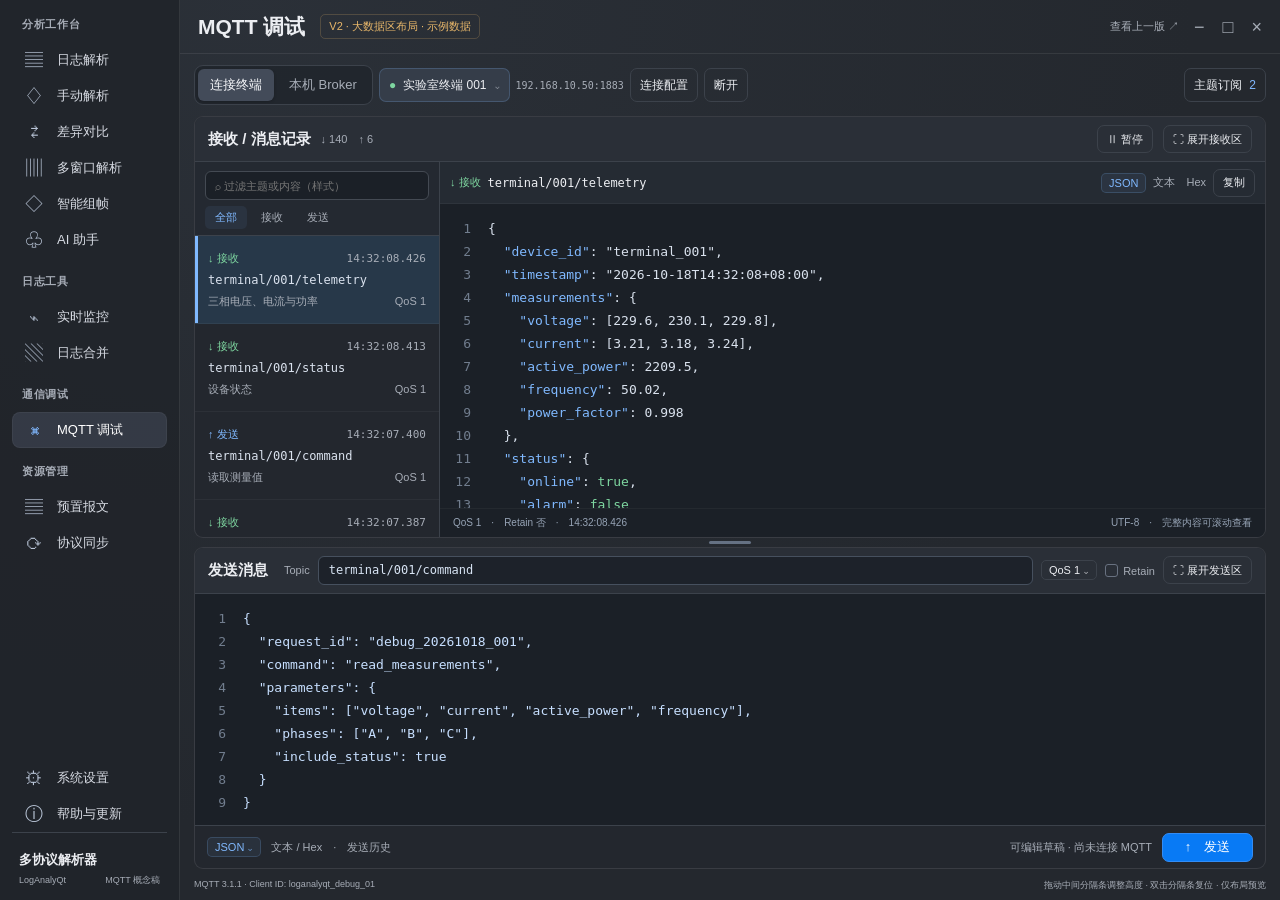
<file: design/mqtt-preview/v2/index.html>
<!doctype html><html lang="zh-CN"><head><meta charset="utf-8"><meta name="viewport" content="width=device-width,initial-scale=1"><title>MQTT 调试 · 大数据区布局 V2</title><link rel="stylesheet" href="../style.css"><link rel="stylesheet" href="v2.css"></head><body><div class="app"><nav class="nav"><section><label>分析工作台</label><div class="nav-item"><span class="icon">▤</span>日志解析</div><div class="nav-item"><span class="icon">♢</span>手动解析</div><div class="nav-item"><span class="icon">⇄</span>差异对比</div><div class="nav-item"><span class="icon">▥</span>多窗口解析</div><div class="nav-item"><span class="icon">◇</span>智能组帧</div><div class="nav-item"><span class="icon">♧</span>AI 助手</div></section><section><label>日志工具</label><div class="nav-item"><span class="icon">⌁</span>实时监控</div><div class="nav-item"><span class="icon">▧</span>日志合并</div></section><section><label>通信调试</label><a class="nav-item active" href="index.html"><span class="icon">⌘</span>MQTT 调试</a></section><section><label>资源管理</label><div class="nav-item"><span class="icon">▤</span>预置报文</div><div class="nav-item"><span class="icon">⟳</span>协议同步</div></section><div class="footer"><div class="nav-item"><span class="icon">⚙</span>系统设置</div><div class="nav-item"><span class="icon">ⓘ</span>帮助与更新</div><div class="brand"><b>多协议解析器</b><div class="between muted small"><span>LogAnalyQt</span><span>MQTT 概念稿</span></div></div></div></nav><main class="main"><header class="titlebar"><h1>MQTT 调试</h1><span class="preview">V2 · 大数据区布局 · 示例数据</span><span class="grow"></span><a class="muted small" href="../index.html">查看上一版 ↗</a><span class="window-controls">−　□　×</span></header><div class="content"><div class="sessionbar"><div class="segments"><a href="index.html" class="selected">连接终端</a><a href="broker.html" class="">本机 Broker</a></div><button class="connection-picker" data-open="connections"><span class="green">●</span> 实验室终端 001 <span class="muted">⌄</span></button><span class="mono muted endpoint">192.168.10.50:1883</span><button class="ghost" data-open="configuration">连接配置</button><button class="ghost" disabled>断开</button><span class="grow"></span><button class="ghost subscriptions" data-open="connections">主题订阅 <span class="blue">2</span></button></div><div class="data-stage"><section class="receive panel"><div class="receive-top between"><div class="row"><h2>接收 / 消息记录</h2><span class="small muted">↓ 140　↑ 6</span></div><div class="row"><span class="small muted auto-scroll">自动滚动 开启</span><button class="ghost" disabled>Ⅱ 暂停</button><button class="ghost expand" data-focus="receive">⛶ 展开接收区</button></div></div><div class="receive-grid"><aside class="history"><div class="history-filter"><input aria-label="过滤已收消息" placeholder="⌕ 过滤主题或内容（样式）" readonly><div class="mini-segments"><span class="selected">全部</span><span>接收</span><span>发送</span></div></div><div class="message-list"><button class="message selected" disabled><div class="between"><span class="green">↓ 接收</span><span class="mono muted">14:32:08.426</span></div><div class="mono topic">terminal/001/telemetry</div><div class="between muted small"><span>三相电压、电流与功率</span><span>QoS 1</span></div></button><button class="message " disabled><div class="between"><span class="green">↓ 接收</span><span class="mono muted">14:32:08.413</span></div><div class="mono topic">terminal/001/status</div><div class="between muted small"><span>设备状态</span><span>QoS 1</span></div></button><button class="message " disabled><div class="between"><span class="blue">↑ 发送</span><span class="mono muted">14:32:07.400</span></div><div class="mono topic">terminal/001/command</div><div class="between muted small"><span>读取测量值</span><span>QoS 1</span></div></button><button class="message " disabled><div class="between"><span class="green">↓ 接收</span><span class="mono muted">14:32:07.387</span></div><div class="mono topic">terminal/001/telemetry</div><div class="between muted small"><span>三相电压、电流与功率</span><span>QoS 1</span></div></button><button class="message " disabled><div class="between"><span class="green">↓ 接收</span><span class="mono muted">14:32:06.374</span></div><div class="mono topic">terminal/001/status</div><div class="between muted small"><span>设备状态</span><span>QoS 1</span></div></button><button class="message " disabled><div class="between"><span class="blue">↑ 发送</span><span class="mono muted">14:32:06.361</span></div><div class="mono topic">terminal/001/command</div><div class="between muted small"><span>读取测量值</span><span>QoS 1</span></div></button><button class="message " disabled><div class="between"><span class="green">↓ 接收</span><span class="mono muted">14:32:05.348</span></div><div class="mono topic">terminal/001/telemetry</div><div class="between muted small"><span>三相电压、电流与功率</span><span>QoS 1</span></div></button><button class="message " disabled><div class="between"><span class="green">↓ 接收</span><span class="mono muted">14:32:05.335</span></div><div class="mono topic">terminal/001/status</div><div class="between muted small"><span>设备状态</span><span>QoS 1</span></div></button><button class="message " disabled><div class="between"><span class="blue">↑ 发送</span><span class="mono muted">14:32:04.322</span></div><div class="mono topic">terminal/001/command</div><div class="between muted small"><span>读取测量值</span><span>QoS 1</span></div></button><button class="message " disabled><div class="between"><span class="green">↓ 接收</span><span class="mono muted">14:32:04.309</span></div><div class="mono topic">terminal/001/telemetry</div><div class="between muted small"><span>三相电压、电流与功率</span><span>QoS 1</span></div></button><button class="message " disabled><div class="between"><span class="green">↓ 接收</span><span class="mono muted">14:32:03.296</span></div><div class="mono topic">terminal/001/status</div><div class="between muted small"><span>设备状态</span><span>QoS 1</span></div></button><button class="message " disabled><div class="between"><span class="blue">↑ 发送</span><span class="mono muted">14:32:03.283</span></div><div class="mono topic">terminal/001/command</div><div class="between muted small"><span>读取测量值</span><span>QoS 1</span></div></button></div></aside><div class="payload-view"><div class="payload-head between"><div class="row"><span class="green small">↓ 接收</span><code>terminal/001/telemetry</code></div><div class="row"><span class="tag blue">JSON</span><span class="muted small">文本　Hex</span><button class="ghost" disabled>复制</button></div></div><div class="code-view" aria-label="完整接收内容"><div class="code-line"><span class="line-number">1</span><span>{</span></div><div class="code-line"><span class="line-number">2</span><span>  <span class="key">&quot;device_id&quot;</span>: &quot;terminal_001&quot;,</span></div><div class="code-line"><span class="line-number">3</span><span>  <span class="key">&quot;timestamp&quot;</span>: &quot;2026-10-18T14:32:08+08:00&quot;,</span></div><div class="code-line"><span class="line-number">4</span><span>  <span class="key">&quot;measurements&quot;</span>: {</span></div><div class="code-line"><span class="line-number">5</span><span>    <span class="key">&quot;voltage&quot;</span>: [229.6, 230.1, 229.8],</span></div><div class="code-line"><span class="line-number">6</span><span>    <span class="key">&quot;current&quot;</span>: [3.21, 3.18, 3.24],</span></div><div class="code-line"><span class="line-number">7</span><span>    <span class="key">&quot;active_power&quot;</span>: 2209.5,</span></div><div class="code-line"><span class="line-number">8</span><span>    <span class="key">&quot;frequency&quot;</span>: 50.02,</span></div><div class="code-line"><span class="line-number">9</span><span>    <span class="key">&quot;power_factor&quot;</span>: 0.998</span></div><div class="code-line"><span class="line-number">10</span><span>  },</span></div><div class="code-line"><span class="line-number">11</span><span>  <span class="key">&quot;status&quot;</span>: {</span></div><div class="code-line"><span class="line-number">12</span><span>    <span class="key">&quot;online&quot;</span>: <span class="value">true</span>,</span></div><div class="code-line"><span class="line-number">13</span><span>    <span class="key">&quot;alarm&quot;</span>: <span class="value">false</span></span></div><div class="code-line"><span class="line-number">14</span><span>  }</span></div><div class="code-line"><span class="line-number">15</span><span>}</span></div></div><div class="payload-foot between"><span>QoS 1　·　Retain 否　·　14:32:08.426</span><span>UTF-8　·　完整内容可滚动查看</span></div></div></div></section><div class="resizer" role="separator" tabindex="0" aria-label="调整接收和发送区域高度" aria-orientation="horizontal" aria-valuemin="30" aria-valuemax="70" aria-valuenow="56"><span></span></div><section class="compose panel"><div class="compose-head"><h2>发送消息</h2><label for="topic" class="muted small">Topic</label><input id="topic" value="terminal/001/command" aria-label="发布主题"><span class="tag">QoS 1 ⌄</span><span class="muted small"><i class="check"></i>Retain</span><button class="ghost expand" data-focus="send">⛶ 展开发送区</button></div><div class="send-editor"><div class="line-gutter" aria-hidden="true">1<br>2<br>3<br>4<br>5<br>6<br>7<br>8<br>9</div><textarea aria-label="发送内容" spellcheck="false">{
  &quot;request_id&quot;: &quot;debug_20261018_001&quot;,
  &quot;command&quot;: &quot;read_measurements&quot;,
  &quot;parameters&quot;: {
    &quot;items&quot;: [&quot;voltage&quot;, &quot;current&quot;, &quot;active_power&quot;, &quot;frequency&quot;],
    &quot;phases&quot;: [&quot;A&quot;, &quot;B&quot;, &quot;C&quot;],
    &quot;include_status&quot;: true
  }
}</textarea></div><div class="compose-footer"><span class="tag blue">JSON ⌄</span><span class="muted small">文本 / Hex　·　发送历史</span><span class="grow"></span><span class="muted small">可编辑草稿 · 尚未连接 MQTT</span><button class="primary" disabled>↑　发送</button></div></section></div><footer class="statusbar"><span>MQTT 3.1.1 · Client ID: loganalyqt_debug_01</span><span>拖动中间分隔条调整高度 · 双击分隔条复位 · 仅布局预览</span></footer></div></main></div><div class="overlay" id="connections" hidden><section class="drawer" role="dialog" aria-modal="true" aria-label="连接与订阅"><div class="between"><h1>连接与订阅</h1><button data-close aria-label="关闭面板">×</button></div><h2>当前连接</h2><div class="connection selected"><div class="between"><b>实验室终端 001</b><span class="green">● 已连接（示例）</span></div><p class="mono muted">192.168.10.50:1883</p></div><div class="connection"><b>备用终端 002</b><p class="mono muted">192.168.10.51:1883 · 未连接</p></div><button data-open="configuration">编辑当前连接配置</button><div class="rule"></div><div class="between"><h2>主题订阅</h2><span class="blue">＋ 新增订阅</span></div><div class="subscription"><span class="blue">●</span><code>terminal/001/#</code><span class="grow"></span><span class="muted">QoS 1</span></div><div class="subscription"><span class="green">●</span><code>gateway/+/status</code><span class="grow"></span><span class="muted">QoS 0</span></div><div class="drawer-note">订阅决定接收哪些主题。主界面的搜索只过滤已经收到的消息。关闭此面板即可恢复完整数据区。</div><div class="drawer-bottom"><button data-close>返回数据工作区</button></div><p class="muted small">布局预览 · 不连接设备，不保存配置</p></section></div><div class="overlay" id="configuration" hidden><section class="drawer" role="dialog" aria-modal="true" aria-label="连接配置"><div class="between"><h1>连接配置</h1><button data-close aria-label="关闭面板">×</button></div><div class="form-tabs"><span class="active">基本配置</span><span>TLS / 证书</span><span>高级 / 遗嘱</span></div><div class="form-grid"><label class="form-field full">连接名称<input type="text" value="实验室终端 001" readonly></label><label class="form-field ">Broker 地址<input type="text" value="192.168.10.50" readonly></label><label class="form-field ">端口<input type="text" value="1883" readonly></label><label class="form-field ">传输方式<input type="text" value="MQTT / TCP" readonly></label><label class="form-field ">MQTT 版本<input type="text" value="3.1.1" readonly></label><label class="form-field full">Client ID<input type="text" value="loganalyqt_debug_01" readonly><span class="help">同一 Broker 下应保持唯一，可自动生成。</span></label><label class="form-field ">用户名<input type="text" value="debug_user" readonly></label><label class="form-field ">密码<input type="password" value="example-password" readonly></label></div><div class="row small muted"><i class="check"></i>将密码保存到系统安全存储</div><div class="rule" style="margin:0"></div><div class="form-grid"><label class="form-field ">Keep Alive（秒）<input type="text" value="60" readonly></label><label class="form-field ">连接超时（秒）<input type="text" value="10" readonly></label></div><div class="kv"><div><h3>自动重连</h3><p class="muted small" style="margin-top:5px">连接中断后尝试重新连接</p></div><span class="switch"></span></div><div class="kv"><div><h3>清理会话 · Clean Session</h3><p class="muted small" style="margin-top:5px">当前为 MQTT 3.1.1 会话选项</p></div><span class="switch"></span></div><div class="drawer-note">当前连接正在运行。修改参数后需重新连接生效。<br>TLS / 证书：CA、客户端证书、私钥与证书校验。<br>高级 / 遗嘱：遗嘱主题、内容、QoS 与 Retain。</div><div class="drawer-bottom"><button data-close>返回数据工作区</button></div><p class="muted small">布局预览 · 不连接设备，不保存配置</p></section></div><div class="overlay" id="broker-settings" hidden><section class="drawer" role="dialog" aria-modal="true" aria-label="本机 Broker 配置"><div class="between"><h1>本机 Broker 配置</h1><button data-close aria-label="关闭面板">×</button></div><div class="form-tabs"><span class="active">监听与认证</span><span>TLS / 证书</span><span>运行设置</span></div><div class="form-grid"><label class="form-field full">监听网卡 / 地址<input type="text" value="以太网 · 192.168.10.20" readonly><span class="help">只监听选定网卡，供可达终端接入。</span></label><label class="form-field ">TCP 端口<input type="text" value="1883" readonly></label><label class="form-field ">认证方式<input type="text" value="用户名与密码" readonly></label><label class="form-field ">用户名<input type="text" value="terminal_test" readonly></label><label class="form-field ">密码<input type="password" value="example-password" readonly></label></div><div class="kv"><div><h3>允许匿名连接</h3><p class="muted small" style="margin-top:5px">当前关闭，终端需填写用户名与密码</p></div><span class="switch off"></span></div><div class="kv"><div><h3>TLS 加密</h3><p class="muted small" style="margin-top:5px">启用后配置服务端证书与私钥</p></div><span class="switch off"></span></div><div class="kv"><div><h3>启动后连接本机测试客户端</h3><p class="muted small" style="margin-top:5px">使用同一工作区订阅、查看与发送消息</p></div><span class="switch"></span></div><div class="kv"><div><h3>随软件自动启动 Broker</h3><p class="muted small" style="margin-top:5px">默认关闭，由你手动启动服务</p></div><span class="switch off"></span></div><div class="drawer-note">终端接入地址：192.168.10.20:1883（示例）<br>若端口被占用，保留配置并提示更换端口。<br>保存配置后需手动重启服务，现有终端会短暂断开。</div><div class="drawer-bottom"><button data-close>返回数据工作区</button></div><p class="muted small">布局预览 · 不连接设备，不保存配置</p></section></div><div class="overlay" id="broker-clients" hidden><section class="drawer" role="dialog" aria-modal="true" aria-label="接入终端与服务事件"><div class="between"><h1>接入终端与服务事件</h1><button data-close aria-label="关闭面板">×</button></div><h2>接入终端 · 示例</h2><div class="kv"><code>terminal_001</code><span class="green">192.168.10.50 · 在线</span></div><div class="kv"><code>terminal_002</code><span class="green">192.168.10.51 · 在线</span></div><div class="kv"><span>本机测试客户端</span><span class="green">已连接</span></div><div class="rule"></div><h2>服务事件</h2><div class="event-log">14:20:00　Broker 已启动
14:20:01　本机测试客户端已连接
14:21:06　terminal_001 接入
14:24:32　terminal_002 接入</div><div class="drawer-note">主工作区显示本机测试客户端订阅到的消息；服务事件在本面板单独查看。</div><div class="drawer-bottom"><button data-close>返回数据工作区</button></div><p class="muted small">布局预览 · 不连接设备，不保存配置</p></section></div><script src="preview.js"></script></body></html>
</file>
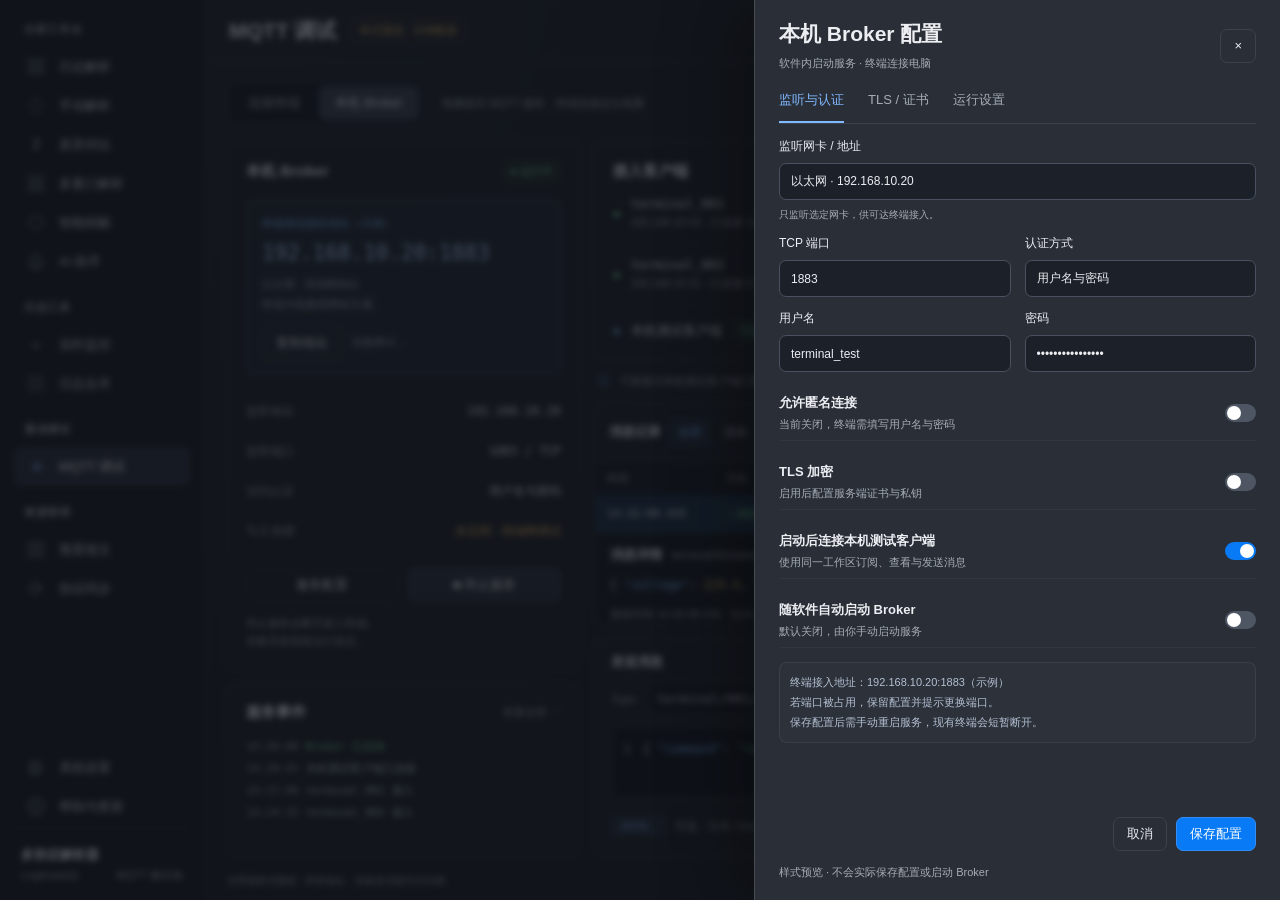
<file: design/mqtt-preview/broker-config.html>
<!doctype html><html lang="zh-CN"><head><meta charset="utf-8"><meta name="viewport" content="width=device-width,initial-scale=1"><title>LogAnalyQt · MQTT 样式预览</title><link rel="stylesheet" href="style.css"></head><body><div class="app"><nav class="nav"><section><label>分析工作台</label><div class="nav-item"><span class="icon">▤</span>日志解析</div><div class="nav-item"><span class="icon">♢</span>手动解析</div><div class="nav-item"><span class="icon">⇄</span>差异对比</div><div class="nav-item"><span class="icon">▥</span>多窗口解析</div><div class="nav-item"><span class="icon">◇</span>智能组帧</div><div class="nav-item"><span class="icon">♧</span>AI 助手</div></section><section><label>日志工具</label><div class="nav-item"><span class="icon">⌁</span>实时监控</div><div class="nav-item"><span class="icon">▧</span>日志合并</div></section><section><label>通信调试</label><a class="nav-item active" href="index.html"><span class="icon">⌘</span>MQTT 调试</a></section><section><label>资源管理</label><div class="nav-item"><span class="icon">▤</span>预置报文</div><div class="nav-item"><span class="icon">⟳</span>协议同步</div></section><div class="footer"><div class="nav-item"><span class="icon">⚙</span>系统设置</div><div class="nav-item"><span class="icon">ⓘ</span>帮助与更新</div><div class="brand"><b>多协议解析器</b><div class="between muted small"><span>LogAnalyQt</span><span>MQTT 概念稿</span></div></div></div></nav><main class="main"><header class="titlebar"><h1>MQTT 调试</h1><span class="preview">样式预览 · 示例数据</span><div class="grow"></div><div class="window-controls"><span>−</span><span>□</span><span>×</span></div></header><div class="content"><div class="modebar"><div class="segments"><a href="index.html" class="">连接终端</a><a href="broker.html" class="selected">本机 Broker</a></div><span class="muted small">电脑提供 MQTT 服务，终端连接这台电脑</span><div class="grow"></div><span class="green small"><span class="dot"></span>本机 Broker 运行中（示例）</span></div><div class="broker-grid"><div class="broker-left"><section class="panel padded"><div class="between"><h2>本机 Broker</h2><span class="tag green">● 运行中</span></div><div class="address-box"><span class="small blue">终端请连接此地址（示例）</span><code>192.168.10.20:1883</code><p>以太网 · 局域网地址<br>终端与电脑需网络互通。</p><div class="row" style="margin-top:11px"><button class="ghost">复制地址</button><span class="small muted">切换网卡 ⌄</span></div></div><div class="kv"><span class="muted">监听地址</span><code>192.168.10.20</code></div><div class="kv"><span class="muted">监听端口</span><code>1883 / TCP</code></div><div class="kv"><span class="muted">访问认证</span><span>用户名与密码</span></div><div class="kv"><span class="muted">TLS 加密</span><span class="amber">未启用 · 局域网调试</span></div><div class="row" style="margin-top:16px"><a class="button ghost grow" href="broker-config.html">服务配置</a><button class="grow">■ 停止服务</button></div><p class="notice" style="margin-top:12px">停止服务会断开接入终端。<br>切换页面保留运行状态。</p></section><section class="panel padded" style="flex:1"><div class="between"><h2>服务事件</h2><span class="small muted">查看全部 ↗</span></div><div class="event-log"><span class="muted">14:20:00</span> <span class="green">Broker 已启动</span>
<span class="muted">14:20:01</span> 本机测试客户端已连接
<span class="muted">14:21:06</span> terminal_001 接入
<span class="muted">14:24:32</span> terminal_002 接入</div></section></div><div class="workspace"><section class="panel padded"><div class="between"><h2>接入客户端</h2><span class="tag">2 个终端 + 1 个本机测试客户端</span></div><div class="list-row between"><div class="row"><span class="green">●</span><div><span class="mono">terminal_001</span><p class="muted small" style="margin-top:4px">192.168.10.50 · 已连接 11 分钟</p></div></div><span class="tag">终端</span></div><div class="list-row between"><div class="row"><span class="green">●</span><div><span class="mono">terminal_002</span><p class="muted small" style="margin-top:4px">192.168.10.51 · 已连接 8 分钟</p></div></div><span class="tag">终端</span></div><div class="between" style="padding-top:14px"><div class="row"><span class="blue">●</span><span>本机测试客户端</span><span class="tag green">已连接</span></div><span class="muted small">订阅 terminal/#　·　管理订阅</span></div></section><div class="row small muted" style="padding:0 4px"><span class="blue">ⓘ</span>下面显示本机测试客户端订阅到的消息；不等同于 Broker 的全部流量。</div><section class="panel stream"><div class="toolbar"><h3>消息记录</h3><div class="mini-segments"><span class="selected">全部</span><span>接收</span><span>发送</span></div><div class="field"><span class="muted">⌕　过滤已收消息：主题 / 内容</span><span>⌄</span></div><button class="ghost">Ⅱ 暂停显示</button><button class="ghost">清空</button></div><div class="tablewrap"><table><thead><tr><th>时间</th><th>方向</th><th>主题 Topic</th><th>QoS</th><th>保留</th><th>内容预览</th></tr></thead><tbody><tr class="selected"><td class="mono">14:32:08.426</td><td><span class="direction ">↓ 接收</span></td><td class="mono">terminal/001/telemetry</td><td>1</td><td>—</td><td class="payload mono">{"voltage":229.6,"current":3.21}</td></tr><tr class=""><td class="mono">14:32:07.182</td><td><span class="direction ">↓ 接收</span></td><td class="mono">terminal/001/status</td><td>1</td><td>是</td><td class="payload mono">{"online":true}</td></tr><tr class=""><td class="mono">14:32:06.904</td><td><span class="direction sent">↑ 发送</span></td><td class="mono">terminal/001/command</td><td>1</td><td>—</td><td class="payload mono">{"command":"read_status"}</td></tr><tr class=""><td class="mono">14:32:06.405</td><td><span class="direction ">↓ 接收</span></td><td class="mono">terminal/001/telemetry</td><td>1</td><td>—</td><td class="payload mono">{"voltage":229.4,"current":3.18}</td></tr><tr class=""><td class="mono">14:32:04.401</td><td><span class="direction ">↓ 接收</span></td><td class="mono">terminal/001/telemetry</td><td>1</td><td>—</td><td class="payload mono">{"voltage":229.5,"current":3.20}</td></tr></tbody></table></div><div class="detail"><div class="between"><div class="row"><h3>消息详情</h3><span class="muted small">terminal/001/telemetry</span></div><div class="row"><span class="tag blue">JSON</span><span class="muted small">文本　Hex　　复制</span></div></div><pre>{ <span class="key">"voltage"</span>: <span class="num">229.6</span>, <span class="key">"current"</span>: <span class="num">3.21</span>, <span class="key">"unit"</span>: <span class="value">"V / A"</span> }</pre><div class="between small muted" style="margin-top:10px"><span>接收时间 14:32:08.426 · QoS 1 · Retain 否</span><span>查看原始字节 ↗</span></div></div></section><section class="panel composer"><div class="between"><h3>发送消息</h3><span class="muted small">发布到当前连接 · ⌘ / Ctrl + Enter</span></div><div class="compose-controls"><span class="muted small">Topic</span><div class="field mono">terminal/001/command<span>⌄</span></div><span class="tag">QoS 1 ⌄</span><span class="small muted"><i class="check"></i>Retain</span></div><div class="editor"><span class="muted">1　</span>{ <span class="key">"command"</span>: <span class="value">"read_status"</span> }</div><div class="between"><div class="row"><span class="tag blue">JSON ⌄</span><span class="muted small">可选：文本 / Hex</span></div><div class="row"><span class="muted small">校验 JSON　·　发送历史</span><button class="primary">↑　发送</button></div></div></section></div></div><footer class="statusbar"><span>仅界面样式预览 · 所有地址、设备及消息均为示例</span><span>可点击顶部模式切换与「连接配置」 · 不执行网络操作</span></footer></div></main></div><div class="overlay"><aside class="drawer" aria-label="本机 Broker 配置"><div class="between"><div><h1>本机 Broker 配置</h1><p class="muted small" style="margin-top:8px">软件内启动服务 · 终端连接电脑</p></div><a href="broker.html" class="button ghost">×</a></div><div class="form-tabs"><span class="active">监听与认证</span><span>TLS / 证书</span><span>运行设置</span></div><div class="form-grid"><label class="form-field full">监听网卡 / 地址<input type="text" value="以太网 · 192.168.10.20" readonly><span class="help">只监听选定网卡，供可达终端接入。</span></label><label class="form-field ">TCP 端口<input type="text" value="1883" readonly></label><label class="form-field ">认证方式<input type="text" value="用户名与密码" readonly></label><label class="form-field ">用户名<input type="text" value="terminal_test" readonly></label><label class="form-field ">密码<input type="password" value="example-password" readonly></label></div><div class="kv"><div><h3>允许匿名连接</h3><p class="muted small" style="margin-top:5px">当前关闭，终端需填写用户名与密码</p></div><span class="switch off"></span></div><div class="kv"><div><h3>TLS 加密</h3><p class="muted small" style="margin-top:5px">启用后配置服务端证书与私钥</p></div><span class="switch off"></span></div><div class="kv"><div><h3>启动后连接本机测试客户端</h3><p class="muted small" style="margin-top:5px">使用同一工作区订阅、查看与发送消息</p></div><span class="switch"></span></div><div class="kv"><div><h3>随软件自动启动 Broker</h3><p class="muted small" style="margin-top:5px">默认关闭，由你手动启动服务</p></div><span class="switch off"></span></div><div class="drawer-note">终端接入地址：192.168.10.20:1883（示例）<br>若端口被占用，保留配置并提示更换端口。<br>保存配置后需手动重启服务，现有终端会短暂断开。</div><div class="drawer-bottom"><a class="button ghost" href="broker.html">取消</a><a class="button primary" href="broker.html">保存配置</a></div><p class="muted small">样式预览 · 不会实际保存配置或启动 Broker</p></aside></div></body></html>
</file>
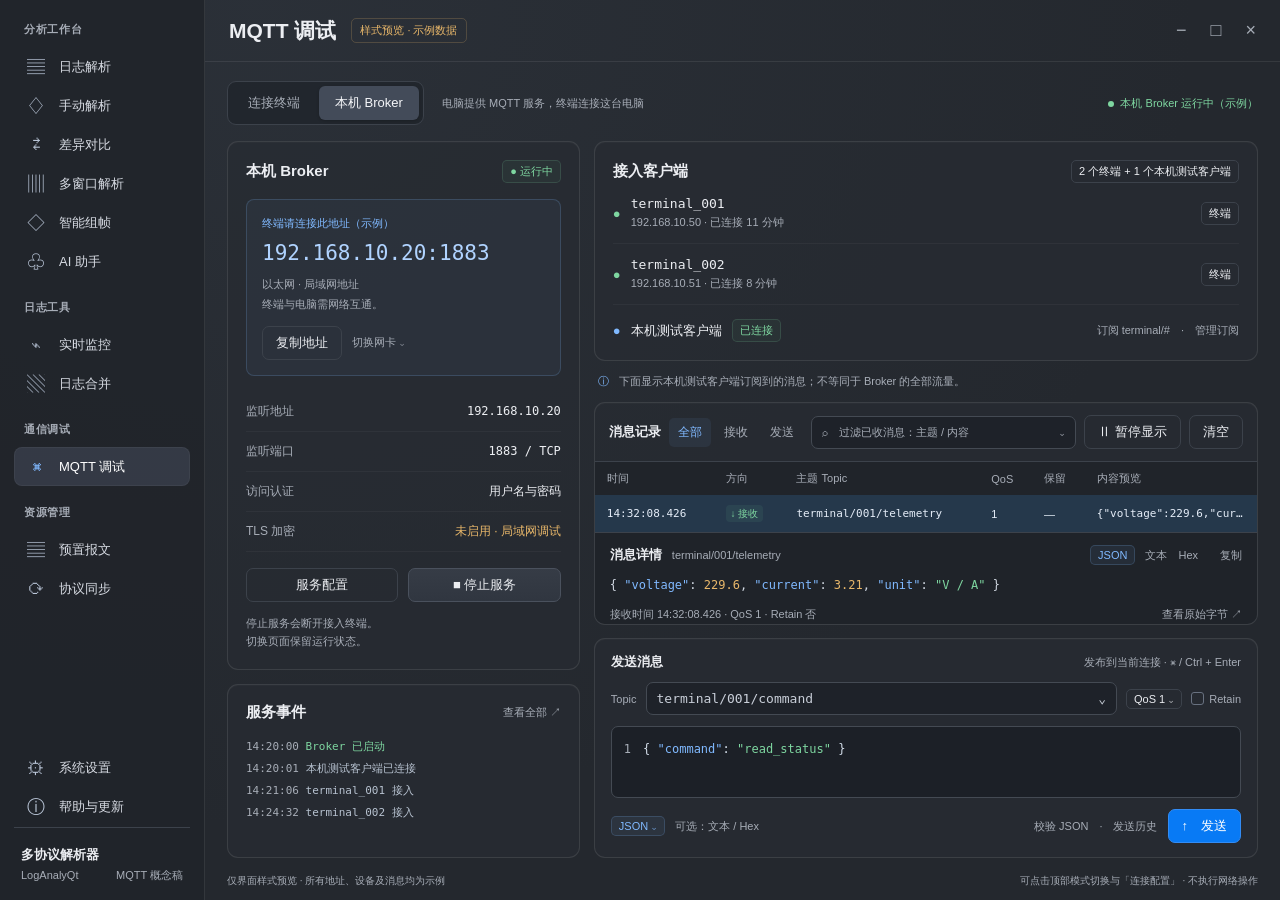
<file: design/mqtt-preview/broker.html>
<!doctype html><html lang="zh-CN"><head><meta charset="utf-8"><meta name="viewport" content="width=device-width,initial-scale=1"><title>LogAnalyQt · MQTT 样式预览</title><link rel="stylesheet" href="style.css"></head><body><div class="app"><nav class="nav"><section><label>分析工作台</label><div class="nav-item"><span class="icon">▤</span>日志解析</div><div class="nav-item"><span class="icon">♢</span>手动解析</div><div class="nav-item"><span class="icon">⇄</span>差异对比</div><div class="nav-item"><span class="icon">▥</span>多窗口解析</div><div class="nav-item"><span class="icon">◇</span>智能组帧</div><div class="nav-item"><span class="icon">♧</span>AI 助手</div></section><section><label>日志工具</label><div class="nav-item"><span class="icon">⌁</span>实时监控</div><div class="nav-item"><span class="icon">▧</span>日志合并</div></section><section><label>通信调试</label><a class="nav-item active" href="index.html"><span class="icon">⌘</span>MQTT 调试</a></section><section><label>资源管理</label><div class="nav-item"><span class="icon">▤</span>预置报文</div><div class="nav-item"><span class="icon">⟳</span>协议同步</div></section><div class="footer"><div class="nav-item"><span class="icon">⚙</span>系统设置</div><div class="nav-item"><span class="icon">ⓘ</span>帮助与更新</div><div class="brand"><b>多协议解析器</b><div class="between muted small"><span>LogAnalyQt</span><span>MQTT 概念稿</span></div></div></div></nav><main class="main"><header class="titlebar"><h1>MQTT 调试</h1><span class="preview">样式预览 · 示例数据</span><div class="grow"></div><div class="window-controls"><span>−</span><span>□</span><span>×</span></div></header><div class="content"><div class="modebar"><div class="segments"><a href="index.html" class="">连接终端</a><a href="broker.html" class="selected">本机 Broker</a></div><span class="muted small">电脑提供 MQTT 服务，终端连接这台电脑</span><div class="grow"></div><span class="green small"><span class="dot"></span>本机 Broker 运行中（示例）</span></div><div class="broker-grid"><div class="broker-left"><section class="panel padded"><div class="between"><h2>本机 Broker</h2><span class="tag green">● 运行中</span></div><div class="address-box"><span class="small blue">终端请连接此地址（示例）</span><code>192.168.10.20:1883</code><p>以太网 · 局域网地址<br>终端与电脑需网络互通。</p><div class="row" style="margin-top:11px"><button class="ghost">复制地址</button><span class="small muted">切换网卡 ⌄</span></div></div><div class="kv"><span class="muted">监听地址</span><code>192.168.10.20</code></div><div class="kv"><span class="muted">监听端口</span><code>1883 / TCP</code></div><div class="kv"><span class="muted">访问认证</span><span>用户名与密码</span></div><div class="kv"><span class="muted">TLS 加密</span><span class="amber">未启用 · 局域网调试</span></div><div class="row" style="margin-top:16px"><a class="button ghost grow" href="broker-config.html">服务配置</a><button class="grow">■ 停止服务</button></div><p class="notice" style="margin-top:12px">停止服务会断开接入终端。<br>切换页面保留运行状态。</p></section><section class="panel padded" style="flex:1"><div class="between"><h2>服务事件</h2><span class="small muted">查看全部 ↗</span></div><div class="event-log"><span class="muted">14:20:00</span> <span class="green">Broker 已启动</span>
<span class="muted">14:20:01</span> 本机测试客户端已连接
<span class="muted">14:21:06</span> terminal_001 接入
<span class="muted">14:24:32</span> terminal_002 接入</div></section></div><div class="workspace"><section class="panel padded"><div class="between"><h2>接入客户端</h2><span class="tag">2 个终端 + 1 个本机测试客户端</span></div><div class="list-row between"><div class="row"><span class="green">●</span><div><span class="mono">terminal_001</span><p class="muted small" style="margin-top:4px">192.168.10.50 · 已连接 11 分钟</p></div></div><span class="tag">终端</span></div><div class="list-row between"><div class="row"><span class="green">●</span><div><span class="mono">terminal_002</span><p class="muted small" style="margin-top:4px">192.168.10.51 · 已连接 8 分钟</p></div></div><span class="tag">终端</span></div><div class="between" style="padding-top:14px"><div class="row"><span class="blue">●</span><span>本机测试客户端</span><span class="tag green">已连接</span></div><span class="muted small">订阅 terminal/#　·　管理订阅</span></div></section><div class="row small muted" style="padding:0 4px"><span class="blue">ⓘ</span>下面显示本机测试客户端订阅到的消息；不等同于 Broker 的全部流量。</div><section class="panel stream"><div class="toolbar"><h3>消息记录</h3><div class="mini-segments"><span class="selected">全部</span><span>接收</span><span>发送</span></div><div class="field"><span class="muted">⌕　过滤已收消息：主题 / 内容</span><span>⌄</span></div><button class="ghost">Ⅱ 暂停显示</button><button class="ghost">清空</button></div><div class="tablewrap"><table><thead><tr><th>时间</th><th>方向</th><th>主题 Topic</th><th>QoS</th><th>保留</th><th>内容预览</th></tr></thead><tbody><tr class="selected"><td class="mono">14:32:08.426</td><td><span class="direction ">↓ 接收</span></td><td class="mono">terminal/001/telemetry</td><td>1</td><td>—</td><td class="payload mono">{"voltage":229.6,"current":3.21}</td></tr><tr class=""><td class="mono">14:32:07.182</td><td><span class="direction ">↓ 接收</span></td><td class="mono">terminal/001/status</td><td>1</td><td>是</td><td class="payload mono">{"online":true}</td></tr><tr class=""><td class="mono">14:32:06.904</td><td><span class="direction sent">↑ 发送</span></td><td class="mono">terminal/001/command</td><td>1</td><td>—</td><td class="payload mono">{"command":"read_status"}</td></tr><tr class=""><td class="mono">14:32:06.405</td><td><span class="direction ">↓ 接收</span></td><td class="mono">terminal/001/telemetry</td><td>1</td><td>—</td><td class="payload mono">{"voltage":229.4,"current":3.18}</td></tr><tr class=""><td class="mono">14:32:04.401</td><td><span class="direction ">↓ 接收</span></td><td class="mono">terminal/001/telemetry</td><td>1</td><td>—</td><td class="payload mono">{"voltage":229.5,"current":3.20}</td></tr></tbody></table></div><div class="detail"><div class="between"><div class="row"><h3>消息详情</h3><span class="muted small">terminal/001/telemetry</span></div><div class="row"><span class="tag blue">JSON</span><span class="muted small">文本　Hex　　复制</span></div></div><pre>{ <span class="key">"voltage"</span>: <span class="num">229.6</span>, <span class="key">"current"</span>: <span class="num">3.21</span>, <span class="key">"unit"</span>: <span class="value">"V / A"</span> }</pre><div class="between small muted" style="margin-top:10px"><span>接收时间 14:32:08.426 · QoS 1 · Retain 否</span><span>查看原始字节 ↗</span></div></div></section><section class="panel composer"><div class="between"><h3>发送消息</h3><span class="muted small">发布到当前连接 · ⌘ / Ctrl + Enter</span></div><div class="compose-controls"><span class="muted small">Topic</span><div class="field mono">terminal/001/command<span>⌄</span></div><span class="tag">QoS 1 ⌄</span><span class="small muted"><i class="check"></i>Retain</span></div><div class="editor"><span class="muted">1　</span>{ <span class="key">"command"</span>: <span class="value">"read_status"</span> }</div><div class="between"><div class="row"><span class="tag blue">JSON ⌄</span><span class="muted small">可选：文本 / Hex</span></div><div class="row"><span class="muted small">校验 JSON　·　发送历史</span><button class="primary">↑　发送</button></div></div></section></div></div><footer class="statusbar"><span>仅界面样式预览 · 所有地址、设备及消息均为示例</span><span>可点击顶部模式切换与「连接配置」 · 不执行网络操作</span></footer></div></main></div></body></html>
</file>
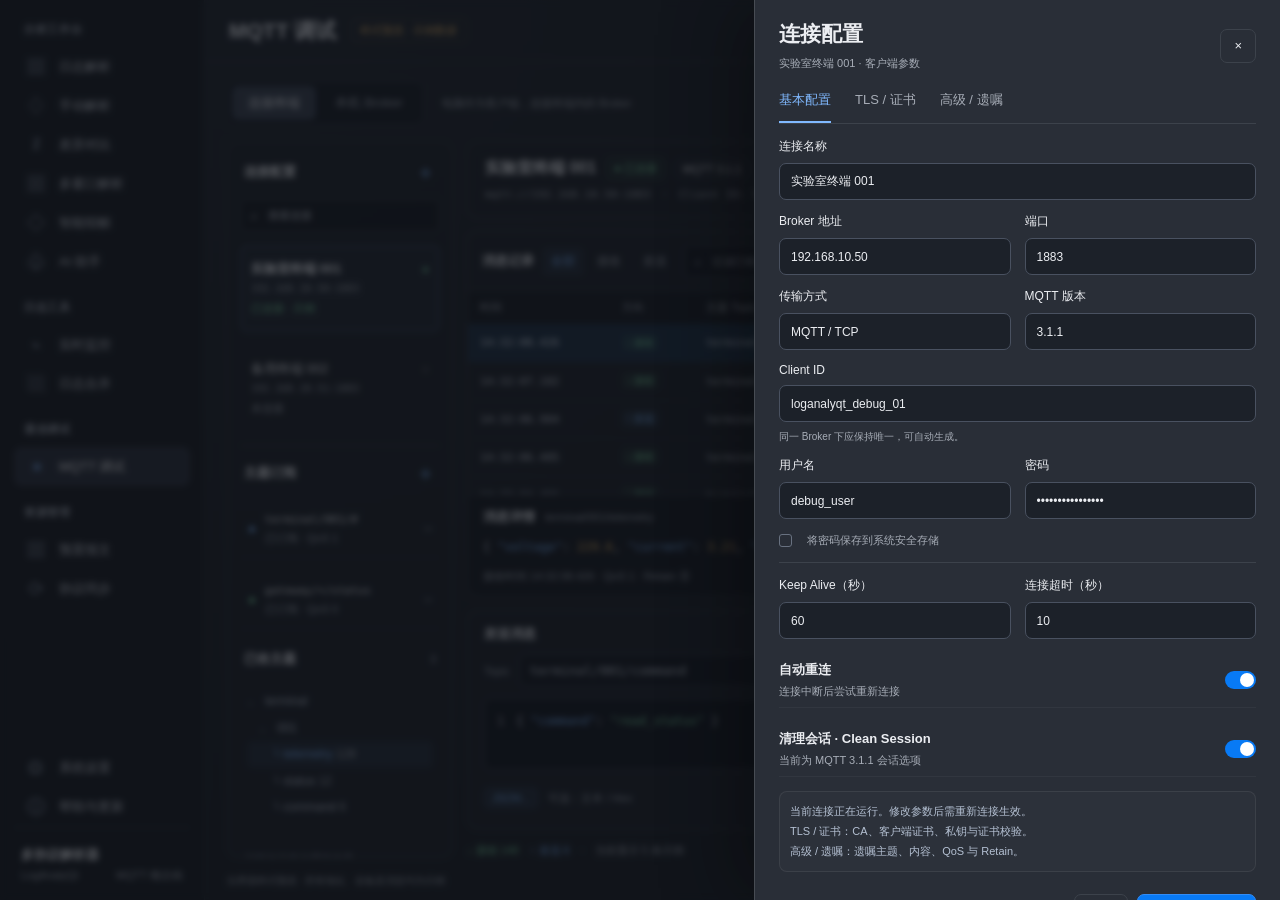
<file: design/mqtt-preview/config.html>
<!doctype html><html lang="zh-CN"><head><meta charset="utf-8"><meta name="viewport" content="width=device-width,initial-scale=1"><title>LogAnalyQt · MQTT 样式预览</title><link rel="stylesheet" href="style.css"></head><body><div class="app"><nav class="nav"><section><label>分析工作台</label><div class="nav-item"><span class="icon">▤</span>日志解析</div><div class="nav-item"><span class="icon">♢</span>手动解析</div><div class="nav-item"><span class="icon">⇄</span>差异对比</div><div class="nav-item"><span class="icon">▥</span>多窗口解析</div><div class="nav-item"><span class="icon">◇</span>智能组帧</div><div class="nav-item"><span class="icon">♧</span>AI 助手</div></section><section><label>日志工具</label><div class="nav-item"><span class="icon">⌁</span>实时监控</div><div class="nav-item"><span class="icon">▧</span>日志合并</div></section><section><label>通信调试</label><a class="nav-item active" href="index.html"><span class="icon">⌘</span>MQTT 调试</a></section><section><label>资源管理</label><div class="nav-item"><span class="icon">▤</span>预置报文</div><div class="nav-item"><span class="icon">⟳</span>协议同步</div></section><div class="footer"><div class="nav-item"><span class="icon">⚙</span>系统设置</div><div class="nav-item"><span class="icon">ⓘ</span>帮助与更新</div><div class="brand"><b>多协议解析器</b><div class="between muted small"><span>LogAnalyQt</span><span>MQTT 概念稿</span></div></div></div></nav><main class="main"><header class="titlebar"><h1>MQTT 调试</h1><span class="preview">样式预览 · 示例数据</span><div class="grow"></div><div class="window-controls"><span>−</span><span>□</span><span>×</span></div></header><div class="content"><div class="modebar"><div class="segments"><a href="index.html" class="selected">连接终端</a><a href="broker.html" class="">本机 Broker</a></div><span class="muted small">电脑作为客户端，连接终端内的 Broker</span><div class="grow"></div><span class="green small"><span class="dot"></span>本机 Broker 运行中（示例）</span></div><div class="workgrid"><aside class="panel connections"><div class="panel-title"><h3>连接配置</h3><a class="plus" href="config.html" aria-label="新增连接">＋</a></div><div class="field small muted">⌕　搜索连接</div><div class="connection selected"><div class="between"><b>实验室终端 001</b><span class="green small">●</span></div><div class="mono">192.168.10.50:1883</div><span class="green small">已连接 · 示例</span></div><div class="connection"><div class="between"><span>备用终端 002</span><span class="muted small">○</span></div><div class="mono">192.168.10.51:1883</div><span class="muted small">未连接</span></div><div class="rule" style="margin:0"></div><div class="panel-title"><h3>主题订阅</h3><span class="plus">＋</span></div><div class="subscription"><span class="blue">●</span><div class="grow"><code>terminal/001/#</code><div class="muted small" style="margin-top:5px">已订阅 · QoS 1</div></div><span class="muted">⋯</span></div><div class="subscription"><span class="green">●</span><div class="grow"><code>gateway/+/status</code><div class="muted small" style="margin-top:5px">已订阅 · QoS 0</div></div><span class="muted">⋯</span></div><div class="panel-title" style="margin-top:8px"><h3>已收主题</h3><span class="muted small">3</span></div><div class="tree">⌄　terminal<br>　⌄　001<div class="leaf selected">↳ telemetry <span class="muted">128</span></div><div class="leaf">↳ status <span class="muted">12</span></div><div class="leaf">↳ command <span class="muted">6</span></div></div><div class="side-note">订阅决定接收哪些主题。<br>主题树和过滤仅筛选本地显示。</div></aside><div class="workspace"><section class="panel connection-head"><div class="between"><div><div class="row"><h2>实验室终端 001</h2><span class="tag green">● 已连接</span><span class="tag">MQTT 3.1.1</span></div><p class="mono">mqtt://192.168.10.50:1883　·　Client ID: loganalyqt_debug_01</p></div><div class="row"><a class="button ghost" href="config.html">⚙ 连接配置</a><button>断开连接</button></div></div></section><section class="panel stream"><div class="toolbar"><h3>消息记录</h3><div class="mini-segments"><span class="selected">全部</span><span>接收</span><span>发送</span></div><div class="field"><span class="muted">⌕　过滤已收消息：主题 / 内容</span><span>⌄</span></div><button class="ghost">Ⅱ 暂停显示</button><button class="ghost">清空</button></div><div class="tablewrap"><table><thead><tr><th>时间</th><th>方向</th><th>主题 Topic</th><th>QoS</th><th>保留</th><th>内容预览</th></tr></thead><tbody><tr class="selected"><td class="mono">14:32:08.426</td><td><span class="direction ">↓ 接收</span></td><td class="mono">terminal/001/telemetry</td><td>1</td><td>—</td><td class="payload mono">{"voltage":229.6,"current":3.21}</td></tr><tr class=""><td class="mono">14:32:07.182</td><td><span class="direction ">↓ 接收</span></td><td class="mono">terminal/001/status</td><td>1</td><td>是</td><td class="payload mono">{"online":true}</td></tr><tr class=""><td class="mono">14:32:06.904</td><td><span class="direction sent">↑ 发送</span></td><td class="mono">terminal/001/command</td><td>1</td><td>—</td><td class="payload mono">{"command":"read_status"}</td></tr><tr class=""><td class="mono">14:32:06.405</td><td><span class="direction ">↓ 接收</span></td><td class="mono">terminal/001/telemetry</td><td>1</td><td>—</td><td class="payload mono">{"voltage":229.4,"current":3.18}</td></tr><tr class=""><td class="mono">14:32:04.401</td><td><span class="direction ">↓ 接收</span></td><td class="mono">terminal/001/telemetry</td><td>1</td><td>—</td><td class="payload mono">{"voltage":229.5,"current":3.20}</td></tr></tbody></table></div><div class="detail"><div class="between"><div class="row"><h3>消息详情</h3><span class="muted small">terminal/001/telemetry</span></div><div class="row"><span class="tag blue">JSON</span><span class="muted small">文本　Hex　　复制</span></div></div><pre>{ <span class="key">"voltage"</span>: <span class="num">229.6</span>, <span class="key">"current"</span>: <span class="num">3.21</span>, <span class="key">"unit"</span>: <span class="value">"V / A"</span> }</pre><div class="between small muted" style="margin-top:10px"><span>接收时间 14:32:08.426 · QoS 1 · Retain 否</span><span>查看原始字节 ↗</span></div></div></section><section class="panel composer"><div class="between"><h3>发送消息</h3><span class="muted small">发布到当前连接 · ⌘ / Ctrl + Enter</span></div><div class="compose-controls"><span class="muted small">Topic</span><div class="field mono">terminal/001/command<span>⌄</span></div><span class="tag">QoS 1 ⌄</span><span class="small muted"><i class="check"></i>Retain</span></div><div class="editor"><span class="muted">1　</span>{ <span class="key">"command"</span>: <span class="value">"read_status"</span> }</div><div class="between"><div class="row"><span class="tag blue">JSON ⌄</span><span class="muted small">可选：文本 / Hex</span></div><div class="row"><span class="muted small">校验 JSON　·　发送历史</span><button class="primary">↑　发送</button></div></div></section><div class="between small muted"><span><span class="green">↓ 接收 140</span>　<span class="blue">↑ 发送 6</span>　·　当前显示 5 条示例</span><span>自动滚动 开启　·　缓存上限 10,000 条</span></div></div></div><footer class="statusbar"><span>仅界面样式预览 · 所有地址、设备及消息均为示例</span><span>可点击顶部模式切换与「连接配置」 · 不执行网络操作</span></footer></div></main></div><div class="overlay"><aside class="drawer" aria-label="连接配置"><div class="between"><div><h1>连接配置</h1><p class="muted small" style="margin-top:8px">实验室终端 001 · 客户端参数</p></div><a href="index.html" class="button ghost" aria-label="关闭配置">×</a></div><div class="form-tabs"><span class="active">基本配置</span><span>TLS / 证书</span><span>高级 / 遗嘱</span></div><div class="form-grid"><label class="form-field full">连接名称<input type="text" value="实验室终端 001" readonly></label><label class="form-field ">Broker 地址<input type="text" value="192.168.10.50" readonly></label><label class="form-field ">端口<input type="text" value="1883" readonly></label><label class="form-field ">传输方式<input type="text" value="MQTT / TCP" readonly></label><label class="form-field ">MQTT 版本<input type="text" value="3.1.1" readonly></label><label class="form-field full">Client ID<input type="text" value="loganalyqt_debug_01" readonly><span class="help">同一 Broker 下应保持唯一，可自动生成。</span></label><label class="form-field ">用户名<input type="text" value="debug_user" readonly></label><label class="form-field ">密码<input type="password" value="example-password" readonly></label></div><div class="row small muted"><i class="check"></i>将密码保存到系统安全存储</div><div class="rule" style="margin:0"></div><div class="form-grid"><label class="form-field ">Keep Alive（秒）<input type="text" value="60" readonly></label><label class="form-field ">连接超时（秒）<input type="text" value="10" readonly></label></div><div class="kv"><div><h3>自动重连</h3><p class="muted small" style="margin-top:5px">连接中断后尝试重新连接</p></div><span class="switch"></span></div><div class="kv"><div><h3>清理会话 · Clean Session</h3><p class="muted small" style="margin-top:5px">当前为 MQTT 3.1.1 会话选项</p></div><span class="switch"></span></div><div class="drawer-note">当前连接正在运行。修改参数后需重新连接生效。<br>TLS / 证书：CA、客户端证书、私钥与证书校验。<br>高级 / 遗嘱：遗嘱主题、内容、QoS 与 Retain。</div><div class="drawer-bottom"><a class="button ghost" href="index.html">取消</a><a class="button primary" href="index.html">保存并重新连接</a></div><p class="muted small">样式预览 · 字段为只读示例，按钮仅返回主视图</p></aside></div></body></html>
</file>
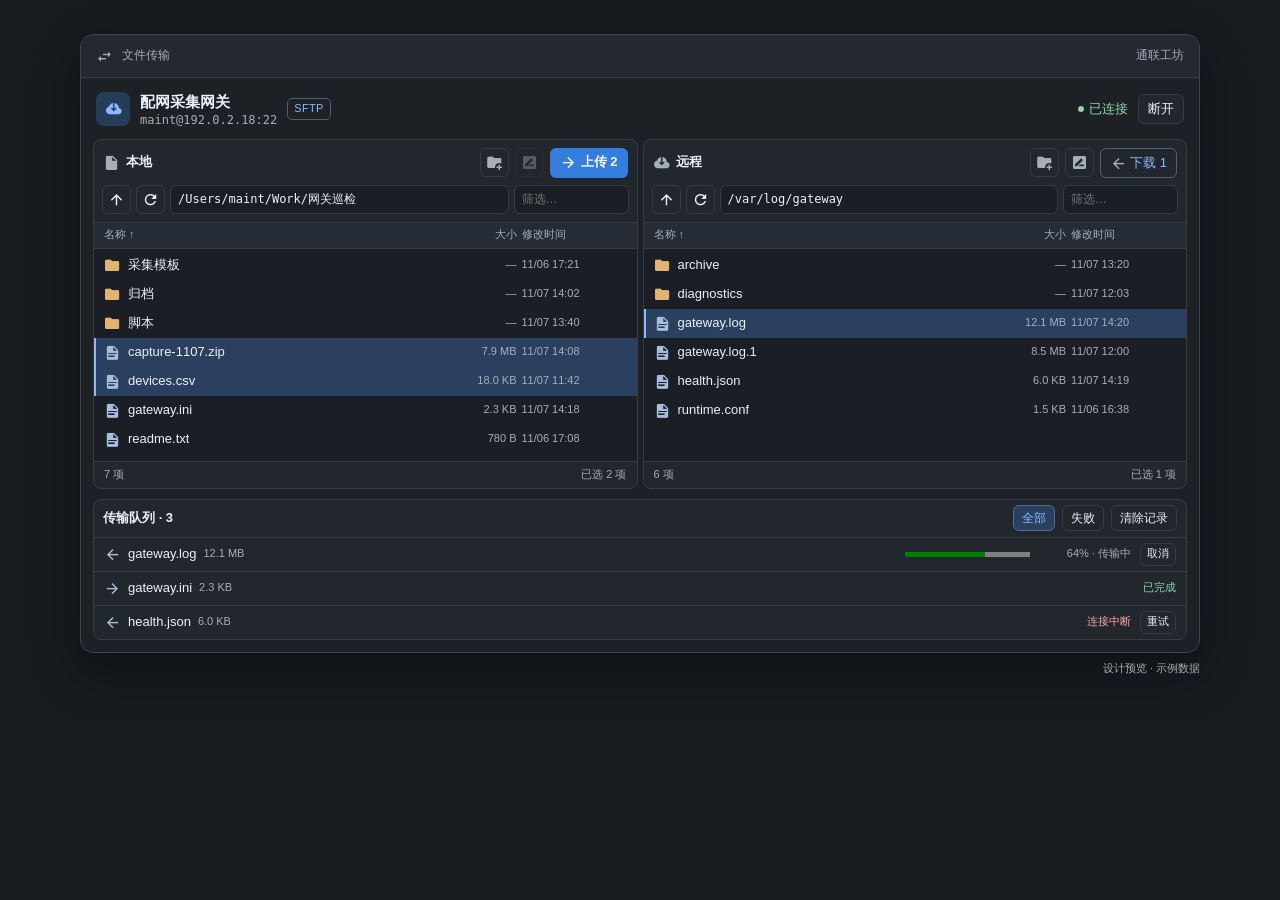
<file: docs/design/sftp-transfer-workspace.html>
<!doctype html>
<html lang="zh-CN">
<meta charset="utf-8">
<meta name="viewport" content="width=device-width,initial-scale=1">
<title>通联工坊 · 文件传输设计稿</title>
<style>
/* Icon subset from the app’s Material Design Icons font. */
@font-face{font-family:mdi;src:url("[data-uri]") format("truetype")}
:root{color-scheme:dark;--shell:#1d2025;--panel:#22262d;--well:#1b1f25;--line:#353c47;--text:#edf1f7;--quiet:#a5aebb;--blue:#87baff;--accent:#347ddd;--select:#2a405e;--green:#8bd6a9;--danger:#f4a3a3}
*{box-sizing:border-box}
body{margin:0;padding:34px 28px;min-width:320px;background:#171a1f;color:var(--text);font:13px/1.45 -apple-system,BlinkMacSystemFont,"PingFang SC","Microsoft YaHei",sans-serif}
button,input,select{font:inherit;color:inherit}
button{cursor:pointer;white-space:nowrap}
button:disabled{cursor:default;opacity:.4}
button:focus-visible,input:focus-visible,select:focus-visible{outline:2px solid var(--blue);outline-offset:2px}
button,input,select{border:1px solid var(--line);border-radius:6px;background:var(--panel)}
button{padding:5px 9px;height:30px}
button:hover:not(:disabled){background:#343d49}
i{font:normal 17px/1 mdi;display:inline-flex;align-items:center;justify-content:center;vertical-align:middle}
.window{max-width:1120px;margin:auto;border:1px solid #3d444f;border-radius:13px;overflow:hidden;background:var(--shell);box-shadow:0 18px 48px #0005}
.titlebar,.connection,.panelhead,.nav,.queuehead,.queueitem,.foot{display:flex;align-items:center;gap:9px}
.titlebar{height:43px;padding:0 15px;background:#242830;border-bottom:1px solid var(--line);font-size:12px;color:var(--quiet)}
.titlebar .right{margin-left:auto}
.connection{padding:13px 15px 12px;flex-wrap:wrap;gap:10px}
.identity{display:flex;align-items:center;gap:10px;min-width:0}
.mark{display:grid;place-items:center;width:34px;height:34px;border-radius:8px;background:#263d58;color:var(--blue);flex:none}
strong{font-size:15px;font-weight:650}
.endpoint{font:12px ui-monospace,SFMono-Regular,monospace;color:var(--quiet)}
.state{display:flex;align-items:center;gap:5px;color:var(--green);white-space:nowrap;margin-left:auto}
.state[data-off]{color:var(--quiet)}
.dot{width:6px;height:6px;border-radius:100%;background:currentColor}
.pill{border:1px solid #49607a;color:var(--blue);border-radius:5px;padding:2px 6px;font-size:11px;letter-spacing:.3px}
.panes{display:grid;grid-template-columns:minmax(0,1fr) 5px minmax(0,1fr);padding:0 12px;min-height:350px}
.divider{cursor:col-resize;touch-action:none}
.divider:hover{background:var(--line)}
.panel{border:1px solid var(--line);border-radius:8px;background:var(--panel);overflow:hidden;min-width:0;display:flex;flex-direction:column}
.panelhead{padding:8px 9px 7px;gap:6px}
.panelhead b{font-size:13px;flex:1}
.panelhead i{color:var(--quiet)}
.panelhead .action{background:var(--accent);border-color:transparent;font-weight:600;color:white;padding:4px 9px}
.panelhead .action i{color:inherit}
.panelhead .action:hover:not(:disabled){background:#4089e9}
.panelhead .secondary-action{border-color:#4a6281;color:var(--blue)}
.icon{display:grid;place-items:center;padding:0;width:29px;height:29px;flex:none;background:transparent}
.nav{margin:0 8px 8px;gap:5px}
.path,.filter{min-width:0;width:100%;height:29px;padding:3px 7px;background:var(--well)}
.path{font-family:ui-monospace,SFMono-Regular,monospace;font-size:12px;color:var(--text)}
.filter{font-size:12px;max-width:115px}
.colhead,.file{display:grid;grid-template-columns:minmax(0,1fr) 72px 105px;gap:5px;align-items:center;text-align:left}
.colhead{height:27px;background:#262c35;border-block:1px solid var(--line);padding:0 10px;color:var(--quiet)}
.colhead button{font-size:11px;height:24px;border:none;background:transparent;padding:0;color:inherit;text-align:inherit}
.colhead button:nth-child(2),.num{text-align:right}
.list{flex:1;background:var(--well);min-height:192px;padding:2px 0 4px}
.file{width:100%;border:0;border-radius:0;height:29px;padding:0 10px;color:var(--text);background:transparent}
.file:hover{background:#282f3a!important}
.file[aria-pressed=true]{background:var(--select)!important;box-shadow:inset 2px 0 var(--blue)}
.name{display:flex;align-items:center;gap:7px;min-width:0}
.name span{overflow:hidden;text-overflow:ellipsis;white-space:nowrap}
.name i{color:#a5bdde;flex:none}
.name i.folder{color:#e1b571}
.num,.date{font-size:11px;color:var(--quiet);font-variant-numeric:tabular-nums;white-space:nowrap}
.foot{height:27px;justify-content:space-between;padding:0 10px;font-size:11px;color:var(--quiet);border-top:1px solid var(--line)}
.queue{margin:10px 12px 12px;border:1px solid var(--line);border-radius:8px;overflow:hidden;background:var(--panel)}
.queuehead{min-height:37px;padding:4px 9px;gap:7px}
.queuehead b{margin-right:auto}
.queuehead button[aria-pressed=true]{background:var(--select);border-color:#506e95;color:var(--blue)}
.queuehead button{height:26px;padding:0 8px;font-size:12px}
.queueitem{padding:5px 10px;border-top:1px solid var(--line);min-height:34px}
.queueitem .name{flex:1;white-space:nowrap;overflow:hidden;text-overflow:ellipsis}
.queueitem .status{width:92px;font-size:11px;color:var(--quiet);text-align:right;white-space:nowrap}
.queueitem[data-state=done] .status{color:var(--green)}
.queueitem[data-state=failed] .status{color:var(--danger)}
progress{width:125px;height:5px;accent-color:var(--blue);border:0}
.queueitem button{height:23px;font-size:11px;padding:0 6px}
dialog{width:min(360px,calc(100vw - 30px));border:1px solid var(--line);border-radius:10px;background:var(--panel);color:var(--text);padding:16px}
dialog::backdrop{background:#0c0f16a0}
dialog form{display:grid;gap:10px}
dialog input,dialog select{height:32px;padding:4px 8px;width:100%}
dialog label{display:grid;gap:3px;color:var(--quiet)}
.form-buttons{display:flex;justify-content:end;gap:6px}
.primary{background:var(--accent);color:white}
.note{max-width:1120px;margin:8px auto 0;color:var(--quiet);font-size:11px;text-align:right}
@media(max-width:850px){body{padding:15px 12px}.colhead,.file{grid-template-columns:minmax(0,1fr) 54px 77px}.date{font-size:10px}.filter{max-width:80px}}
@media(max-width:640px){.panes{grid-template-columns:1fr!important;gap:7px}.divider{display:none}.connection .state{margin-left:0}.list{min-height:125px}.queueitem progress{width:55px}.queuehead button{padding:0 4px}.titlebar .right{display:none}}
</style>
<main class="window">
  <div class="titlebar"><i aria-hidden="true">&#xF04E1;</i> 文件传输 <span class="right">通联工坊</span></div>
  <header class="connection">
    <div class="identity"><span class="mark"><i aria-hidden="true">&#xF0162;</i></span><div><strong>配网采集网关</strong><div id="endpoint" class="endpoint">maint@192.0.2.18:22</div></div></div>
    <span class="pill">SFTP</span>
    <span class="state" id="state"><span class="dot"></span><span>已连接</span></span>
    <button id="connect">断开</button>
  </header>
  <div class="panes" id="panes">
    <section class="panel" id="local" aria-label="本地文件"></section>
    <div class="divider" id="divider" aria-hidden="true"></div>
    <section class="panel" id="remote" aria-label="远程文件"></section>
  </div>
  <section class="queue" aria-label="传输队列">
    <div class="queuehead"><b>传输队列 <span id="count"></span></b><button data-filter="all" aria-pressed="true">全部</button><button data-filter="failed" aria-pressed="false">失败</button><button id="clean">清除记录</button></div>
    <div id="queue"></div>
  </section>
</main>
<p class="note">设计预览 · 示例数据</p>
<dialog id="name-dialog"><form method="dialog"><strong id="name-title"></strong><label>名称<input id="name-input" required></label><div class="form-buttons"><button value="cancel" formnovalidate>取消</button><button class="primary" value="save">确定</button></div></form></dialog>
<dialog id="connection-dialog"><form method="dialog"><strong>连接设置</strong><label>主机<input id="host" value="192.0.2.18" required></label><label>端口<input id="port" type="number" min="1" max="65535" value="22" required></label><label>账号<input id="user" value="maint" required></label><label>密码<input type="password"></label><div class="form-buttons"><button value="cancel" formnovalidate>取消</button><button class="primary" value="save">连接</button></div></form></dialog>
<script>
const el = id => document.getElementById(id);
const escapeHtml = s => String(s).replace(/[&<>"']/g, c => ({'&':'&amp;','<':'&lt;','>':'&gt;','"':'&quot;',"'":'&#39;'}[c]));
const icon = n => '<i aria-hidden="true">&#x' + n + ';</i>';
const item = (name,size,date) => ({name,size,date,dir:size===null});
const localRoot = "/Users/maint/Work/网关巡检", remoteRoot="/var/log/gateway";
const localFiles=[item("归档",null,"11/07 14:02"),item("脚本",null,"11/07 13:40"),item("采集模板",null,"11/06 17:21"),item("gateway.ini",2400,"11/07 14:18"),item("capture-1107.zip",8250000,"11/07 14:08"),item("devices.csv",18400,"11/07 11:42"),item("readme.txt",780,"11/06 17:08")];
const remoteFiles=[item("archive",null,"11/07 13:20"),item("diagnostics",null,"11/07 12:03"),item("gateway.log",12650000,"11/07 14:20"),item("gateway.log.1",8930000,"11/07 12:00"),item("health.json",6100,"11/07 14:19"),item("runtime.conf",1500,"11/06 16:38")];
const fmt = n => n===null ? "—" : n<1024 ? n+" B" : n<1048576 ? (n/1024).toFixed(1)+" KB" : (n/1048576).toFixed(1)+" MB";
let connected=true, filterQueue="all", nameAction=null;
const queue=[{name:"gateway.log",direction:"download",size:12650000,progress:64,state:"active"},{name:"gateway.ini",direction:"upload",size:2400,progress:100,state:"done"},{name:"health.json",direction:"download",size:6100,state:"failed"}];
const nameDialog=el("name-dialog"), connectionDialog=el("connection-dialog");
function view(side,path,files) {
  const panel=el(side), local=side==="local", source=new Map([[path,files]]);
  let current=path, selected=new Set(local ? ["capture-1107.zip","devices.csv"] : ["gateway.log"]), last="", sort="name", desc=false, query="";
  const btn=(id,symbol,label)=>'<button type="button" class="icon" data-role="'+id+'" title="'+label+'" aria-label="'+label+'">'+icon(symbol)+'</button>';
  panel.innerHTML='<div class="panelhead">'+icon(local?'F0214':'F0162')+'<b>'+(local?'本地':'远程')+'</b>'+
    btn("new","F0257","新建文件夹")+btn("rename","F0455","重命名")+
    '<button data-role="transfer" class="'+(local?'action':'secondary-action')+'">'+icon(local?'F0054':'F004D')+(local?' 上传':' 下载')+' <span></span></button></div>'+
    '<div class="nav">'+btn("up","F005D","上一级")+btn("refresh","F0450","刷新")+
    '<input class="path" aria-label="'+(local?'本地路径':'远程路径')+'"><input class="filter" placeholder="筛选…" aria-label="筛选当前目录"></div>'+
    '<div class="colhead"><button data-sort="name">名称</button><button data-sort="size">大小</button><button data-sort="date">修改时间</button></div>'+
    '<div class="list"></div><div class="foot"><span></span><span></span></div>';
  const find=selector=>panel.querySelector(selector), control=id=>find('[data-role="'+id+'"]');
  function entries() {
    return !local&&!connected ? [] : (source.get(current)||[]).filter(f=>f.name.toLowerCase().includes(query.toLowerCase())).sort((a,b)=>
      Number(b.dir)-Number(a.dir) || (desc?-1:1)*(sort==="size" ? (a.size||0)-(b.size||0) : a[sort].localeCompare(b[sort],"zh-CN")));
  }
  function show() {
    const rows=entries(), picked=rows.filter(f=>selected.has(f.name)), list=find(".list");
    find(".path").value=current;
    for(const b of panel.querySelectorAll("[data-sort]")) b.textContent=({name:"名称",size:"大小",date:"修改时间"}[b.dataset.sort])+(sort===b.dataset.sort?(desc?" ↓":" ↑"):"");
    list.innerHTML=rows.map((f,n)=>'<button class="file" type="button" data-index="'+n+'" aria-pressed="'+selected.has(f.name)+'"><span class="name"><i aria-hidden="true" class="'+(f.dir?"folder":"")+'">&#x'+(f.dir?"F024B":"F0219")+';</i><span>'+escapeHtml(f.name)+'</span></span><span class="num">'+fmt(f.size)+'</span><span class="date">'+escapeHtml(f.date)+'</span></button>').join("");
    if(!local&&!connected) list.innerHTML='<div style="padding:20px;color:var(--quiet)">未连接</div>';
    find(".foot span:first-child").textContent=rows.length+" 项";
    find(".foot span:last-child").textContent=picked.length ? "已选 "+picked.length+" 项" : "";
    const number=picked.filter(f=>!f.dir).length;
    control("transfer").querySelector("span").textContent=number||"";
    control("transfer").disabled=!connected||!number;
    control("new").disabled=!local&&!connected;
    control("rename").disabled=picked.length!==1;
    control("up").disabled=current==="/"||(!local&&!connected);
    control("refresh").disabled=!local&&!connected;
  }
  function go(path) { current=path||"/"; selected.clear(); last=""; query=""; find(".filter").value=""; show(); }
  find(".list").onclick=e=>{
    const row=e.target.closest(".file"); if(!row)return;
    const rows=entries(), f=rows[+row.dataset.index];
    if(e.shiftKey&&last&&rows.some(v=>v.name===last)){
      const a=rows.findIndex(v=>v.name===last),b=+row.dataset.index;
      selected=new Set(rows.slice(Math.min(a,b),Math.max(a,b)+1).map(v=>v.name));
    } else if(e.metaKey||e.ctrlKey){selected.has(f.name)?selected.delete(f.name):selected.add(f.name);last=f.name;}
    else{selected=new Set([f.name]);last=f.name;}
    for(const b of find(".list").children)b.setAttribute("aria-pressed",selected.has(rows[+b.dataset.index].name));
    find(".foot span:last-child").textContent=selected.size?"已选 "+selected.size+" 项":"";
    const count=rows.filter(v=>selected.has(v.name)&&!v.dir).length;
    control("transfer").querySelector("span").textContent=count||"";
    control("transfer").disabled=!connected||!count;
    control("rename").disabled=selected.size!==1;
  };
  const enter=row=>{const f=entries()[+row.dataset.index]; if(f?.dir)go(current.replace(/\/$/,"")+"/"+f.name);};
  find(".list").ondblclick=e=>{const row=e.target.closest(".file");if(row)enter(row);};
  find(".list").onkeydown=e=>{if(e.key==="Enter"&&e.target.matches(".file")){e.preventDefault();enter(e.target);}};
  find(".filter").oninput=e=>{query=e.target.value;selected.clear();last="";show();};
  find(".path").onkeydown=e=>{if(e.key==="Enter"&&(local||connected))go(e.target.value.trim());};
  control("up").onclick=()=>go(current.slice(0,current.lastIndexOf("/")));
  control("refresh").onclick=show;
  for(const b of panel.querySelectorAll("[data-sort]"))b.onclick=()=>{desc=b.dataset.sort===sort&&!desc;sort=b.dataset.sort;show();};
  for(const action of ["new","rename"]) control(action).onclick=()=>{
    const old=entries().find(v=>selected.has(v.name));
    nameAction=value=>{
      const list=source.get(current)||[];
      if(list.some(v=>v.name===value))return;
      if(action==="rename"&&old){old.name=value;selected=new Set([value]);}
      else {list.push(item(value,null,"11/07 14:21"));source.set(current,list);}
      show();
    };
    nameDialog.returnValue="";el("name-title").textContent=action==="new"?"新建文件夹":"重命名";el("name-input").value=action==="rename"?old.name:"";nameDialog.showModal();
  };
  control("transfer").onclick=()=>{
    for(const f of entries().filter(f=>selected.has(f.name)&&!f.dir))
      queue.push({name:f.name,direction:local?"upload":"download",size:f.size,progress:0,state:"waiting"});
    drawQueue();
  };
  show();return show;
}
nameDialog.onclose=()=>{const value=el("name-input").value.trim();if(nameDialog.returnValue==="save"&&value&&!/[\\/]/.test(value)&&value!=="."&&value!=="..")nameAction?.(value);};
const showLocal=view("local",localRoot,localFiles),showRemote=view("remote",remoteRoot,remoteFiles);
function drawQueue(){
  el("count").textContent="· "+queue.length;
  const status={active:"传输中",done:"已完成",failed:"连接中断",waiting:"等待",cancelled:"已取消"};
  el("queue").innerHTML=queue.map((q,n)=>filterQueue==="failed"&&q.state!=="failed"?"":'<div class="queueitem" data-state="'+q.state+'"><span class="name">'+icon(q.direction==="upload"?"F0054":"F004D")+escapeHtml(q.name)+' <small class="num">'+fmt(q.size)+'</small></span>'+
    (q.state==="active"?'<progress max="100" value="'+q.progress+'" aria-label="传输进度"></progress>':'')+'<span class="status">'+(q.state==="active"?q.progress+"% · ":"")+status[q.state]+'</span>'+
    (["active","waiting","failed","cancelled"].includes(q.state)?'<button data-index="'+n+'">'+(["failed","cancelled"].includes(q.state)?"重试":"取消")+'</button>':'')+'</div>').join("");
}
el("queue").onclick=e=>{
  const index=e.target.dataset.index;if(index===undefined)return;
  const q=queue[+index];q.state=["failed","cancelled"].includes(q.state)?"waiting":"cancelled";q.progress=0;drawQueue();
};
for(const b of document.querySelectorAll("[data-filter]"))b.onclick=()=>{filterQueue=b.dataset.filter;for(const other of document.querySelectorAll("[data-filter]"))other.setAttribute("aria-pressed",other===b);drawQueue();};
el("clean").onclick=()=>{for(let i=queue.length-1;i>=0;i--)if(["done","failed","cancelled"].includes(queue[i].state))queue.splice(i,1);drawQueue();};
let tick=0;
setInterval(()=>{
  if(!connected)return;
  const q=queue.find(q=>q.state==="active")||queue.find(q=>q.state==="waiting");
  if(!q||(++tick<7&&q.name==="gateway.log"&&q.progress===64))return;
  q.state="active";q.progress=Math.min(100,(q.progress||0)+12);
  if(q.progress===100)q.state="done";drawQueue();
},850);
function connectionState(value){connected=value;el("state").toggleAttribute("data-off",!value);el("state").lastElementChild.textContent=value?"已连接":"未连接";el("connect").textContent=value?"断开":"连接…";showLocal();showRemote();}
el("connect").onclick=()=>{if(connected)connectionState(false);else{connectionDialog.returnValue="";connectionDialog.showModal();}};
connectionDialog.onclose=()=>{if(connectionDialog.returnValue!=="save")return;el("endpoint").textContent=el("user").value+"@"+el("host").value+":"+el("port").value;connectionState(true);};
el("divider").onpointerdown=e=>{
  const d=e.currentTarget;d.setPointerCapture(e.pointerId);
  d.onpointermove=m=>{const r=el("panes").getBoundingClientRect(),ratio=Math.max(.35,Math.min(.65,(m.clientX-r.left)/r.width));el("panes").style.gridTemplateColumns=ratio+"fr 5px "+(1-ratio)+"fr";};
  d.onpointerup=d.onpointercancel=()=>{d.onpointermove=null;};
};
drawQueue();
</script>
</html>
</file>
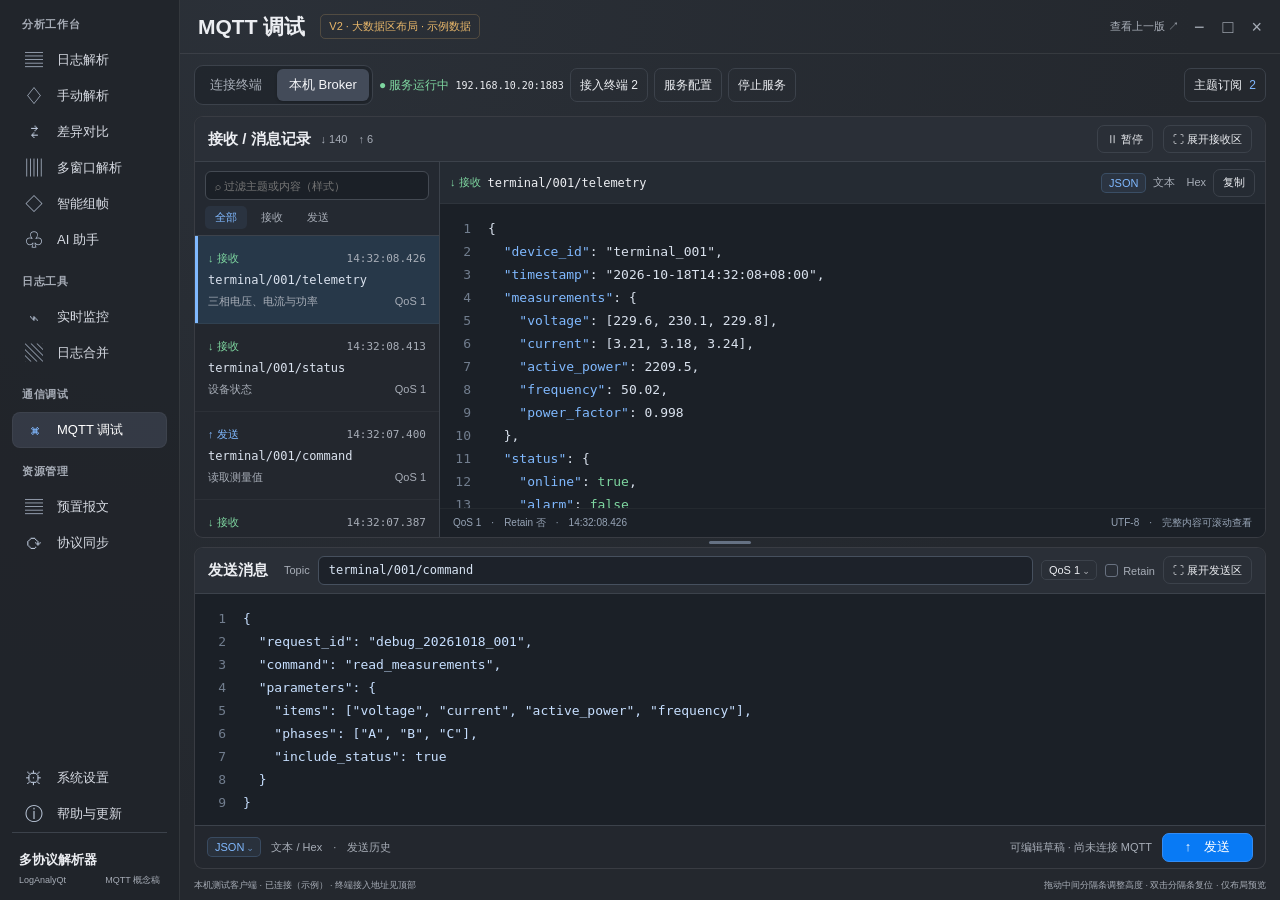
<file: design/mqtt-preview/v2/broker.html>
<!doctype html><html lang="zh-CN"><head><meta charset="utf-8"><meta name="viewport" content="width=device-width,initial-scale=1"><title>MQTT 调试 · 大数据区布局 V2</title><link rel="stylesheet" href="../style.css"><link rel="stylesheet" href="v2.css"></head><body><div class="app"><nav class="nav"><section><label>分析工作台</label><div class="nav-item"><span class="icon">▤</span>日志解析</div><div class="nav-item"><span class="icon">♢</span>手动解析</div><div class="nav-item"><span class="icon">⇄</span>差异对比</div><div class="nav-item"><span class="icon">▥</span>多窗口解析</div><div class="nav-item"><span class="icon">◇</span>智能组帧</div><div class="nav-item"><span class="icon">♧</span>AI 助手</div></section><section><label>日志工具</label><div class="nav-item"><span class="icon">⌁</span>实时监控</div><div class="nav-item"><span class="icon">▧</span>日志合并</div></section><section><label>通信调试</label><a class="nav-item active" href="index.html"><span class="icon">⌘</span>MQTT 调试</a></section><section><label>资源管理</label><div class="nav-item"><span class="icon">▤</span>预置报文</div><div class="nav-item"><span class="icon">⟳</span>协议同步</div></section><div class="footer"><div class="nav-item"><span class="icon">⚙</span>系统设置</div><div class="nav-item"><span class="icon">ⓘ</span>帮助与更新</div><div class="brand"><b>多协议解析器</b><div class="between muted small"><span>LogAnalyQt</span><span>MQTT 概念稿</span></div></div></div></nav><main class="main"><header class="titlebar"><h1>MQTT 调试</h1><span class="preview">V2 · 大数据区布局 · 示例数据</span><span class="grow"></span><a class="muted small" href="../index.html">查看上一版 ↗</a><span class="window-controls">−　□　×</span></header><div class="content"><div class="sessionbar"><div class="segments"><a href="index.html" class="">连接终端</a><a href="broker.html" class="selected">本机 Broker</a></div><span class="green connection-label">● 服务运行中</span><span class="mono endpoint">192.168.10.20:1883</span><button class="ghost" data-open="broker-clients">接入终端 2</button><button class="ghost" data-open="broker-settings">服务配置</button><button class="ghost" disabled>停止服务</button><span class="grow"></span><button class="ghost subscriptions" data-open="connections">主题订阅 <span class="blue">2</span></button></div><div class="data-stage"><section class="receive panel"><div class="receive-top between"><div class="row"><h2>接收 / 消息记录</h2><span class="small muted">↓ 140　↑ 6</span></div><div class="row"><span class="small muted auto-scroll">自动滚动 开启</span><button class="ghost" disabled>Ⅱ 暂停</button><button class="ghost expand" data-focus="receive">⛶ 展开接收区</button></div></div><div class="receive-grid"><aside class="history"><div class="history-filter"><input aria-label="过滤已收消息" placeholder="⌕ 过滤主题或内容（样式）" readonly><div class="mini-segments"><span class="selected">全部</span><span>接收</span><span>发送</span></div></div><div class="message-list"><button class="message selected" disabled><div class="between"><span class="green">↓ 接收</span><span class="mono muted">14:32:08.426</span></div><div class="mono topic">terminal/001/telemetry</div><div class="between muted small"><span>三相电压、电流与功率</span><span>QoS 1</span></div></button><button class="message " disabled><div class="between"><span class="green">↓ 接收</span><span class="mono muted">14:32:08.413</span></div><div class="mono topic">terminal/001/status</div><div class="between muted small"><span>设备状态</span><span>QoS 1</span></div></button><button class="message " disabled><div class="between"><span class="blue">↑ 发送</span><span class="mono muted">14:32:07.400</span></div><div class="mono topic">terminal/001/command</div><div class="between muted small"><span>读取测量值</span><span>QoS 1</span></div></button><button class="message " disabled><div class="between"><span class="green">↓ 接收</span><span class="mono muted">14:32:07.387</span></div><div class="mono topic">terminal/001/telemetry</div><div class="between muted small"><span>三相电压、电流与功率</span><span>QoS 1</span></div></button><button class="message " disabled><div class="between"><span class="green">↓ 接收</span><span class="mono muted">14:32:06.374</span></div><div class="mono topic">terminal/001/status</div><div class="between muted small"><span>设备状态</span><span>QoS 1</span></div></button><button class="message " disabled><div class="between"><span class="blue">↑ 发送</span><span class="mono muted">14:32:06.361</span></div><div class="mono topic">terminal/001/command</div><div class="between muted small"><span>读取测量值</span><span>QoS 1</span></div></button><button class="message " disabled><div class="between"><span class="green">↓ 接收</span><span class="mono muted">14:32:05.348</span></div><div class="mono topic">terminal/001/telemetry</div><div class="between muted small"><span>三相电压、电流与功率</span><span>QoS 1</span></div></button><button class="message " disabled><div class="between"><span class="green">↓ 接收</span><span class="mono muted">14:32:05.335</span></div><div class="mono topic">terminal/001/status</div><div class="between muted small"><span>设备状态</span><span>QoS 1</span></div></button><button class="message " disabled><div class="between"><span class="blue">↑ 发送</span><span class="mono muted">14:32:04.322</span></div><div class="mono topic">terminal/001/command</div><div class="between muted small"><span>读取测量值</span><span>QoS 1</span></div></button><button class="message " disabled><div class="between"><span class="green">↓ 接收</span><span class="mono muted">14:32:04.309</span></div><div class="mono topic">terminal/001/telemetry</div><div class="between muted small"><span>三相电压、电流与功率</span><span>QoS 1</span></div></button><button class="message " disabled><div class="between"><span class="green">↓ 接收</span><span class="mono muted">14:32:03.296</span></div><div class="mono topic">terminal/001/status</div><div class="between muted small"><span>设备状态</span><span>QoS 1</span></div></button><button class="message " disabled><div class="between"><span class="blue">↑ 发送</span><span class="mono muted">14:32:03.283</span></div><div class="mono topic">terminal/001/command</div><div class="between muted small"><span>读取测量值</span><span>QoS 1</span></div></button></div></aside><div class="payload-view"><div class="payload-head between"><div class="row"><span class="green small">↓ 接收</span><code>terminal/001/telemetry</code></div><div class="row"><span class="tag blue">JSON</span><span class="muted small">文本　Hex</span><button class="ghost" disabled>复制</button></div></div><div class="code-view" aria-label="完整接收内容"><div class="code-line"><span class="line-number">1</span><span>{</span></div><div class="code-line"><span class="line-number">2</span><span>  <span class="key">&quot;device_id&quot;</span>: &quot;terminal_001&quot;,</span></div><div class="code-line"><span class="line-number">3</span><span>  <span class="key">&quot;timestamp&quot;</span>: &quot;2026-10-18T14:32:08+08:00&quot;,</span></div><div class="code-line"><span class="line-number">4</span><span>  <span class="key">&quot;measurements&quot;</span>: {</span></div><div class="code-line"><span class="line-number">5</span><span>    <span class="key">&quot;voltage&quot;</span>: [229.6, 230.1, 229.8],</span></div><div class="code-line"><span class="line-number">6</span><span>    <span class="key">&quot;current&quot;</span>: [3.21, 3.18, 3.24],</span></div><div class="code-line"><span class="line-number">7</span><span>    <span class="key">&quot;active_power&quot;</span>: 2209.5,</span></div><div class="code-line"><span class="line-number">8</span><span>    <span class="key">&quot;frequency&quot;</span>: 50.02,</span></div><div class="code-line"><span class="line-number">9</span><span>    <span class="key">&quot;power_factor&quot;</span>: 0.998</span></div><div class="code-line"><span class="line-number">10</span><span>  },</span></div><div class="code-line"><span class="line-number">11</span><span>  <span class="key">&quot;status&quot;</span>: {</span></div><div class="code-line"><span class="line-number">12</span><span>    <span class="key">&quot;online&quot;</span>: <span class="value">true</span>,</span></div><div class="code-line"><span class="line-number">13</span><span>    <span class="key">&quot;alarm&quot;</span>: <span class="value">false</span></span></div><div class="code-line"><span class="line-number">14</span><span>  }</span></div><div class="code-line"><span class="line-number">15</span><span>}</span></div></div><div class="payload-foot between"><span>QoS 1　·　Retain 否　·　14:32:08.426</span><span>UTF-8　·　完整内容可滚动查看</span></div></div></div></section><div class="resizer" role="separator" tabindex="0" aria-label="调整接收和发送区域高度" aria-orientation="horizontal" aria-valuemin="30" aria-valuemax="70" aria-valuenow="56"><span></span></div><section class="compose panel"><div class="compose-head"><h2>发送消息</h2><label for="topic" class="muted small">Topic</label><input id="topic" value="terminal/001/command" aria-label="发布主题"><span class="tag">QoS 1 ⌄</span><span class="muted small"><i class="check"></i>Retain</span><button class="ghost expand" data-focus="send">⛶ 展开发送区</button></div><div class="send-editor"><div class="line-gutter" aria-hidden="true">1<br>2<br>3<br>4<br>5<br>6<br>7<br>8<br>9</div><textarea aria-label="发送内容" spellcheck="false">{
  &quot;request_id&quot;: &quot;debug_20261018_001&quot;,
  &quot;command&quot;: &quot;read_measurements&quot;,
  &quot;parameters&quot;: {
    &quot;items&quot;: [&quot;voltage&quot;, &quot;current&quot;, &quot;active_power&quot;, &quot;frequency&quot;],
    &quot;phases&quot;: [&quot;A&quot;, &quot;B&quot;, &quot;C&quot;],
    &quot;include_status&quot;: true
  }
}</textarea></div><div class="compose-footer"><span class="tag blue">JSON ⌄</span><span class="muted small">文本 / Hex　·　发送历史</span><span class="grow"></span><span class="muted small">可编辑草稿 · 尚未连接 MQTT</span><button class="primary" disabled>↑　发送</button></div></section></div><footer class="statusbar"><span>本机测试客户端 · 已连接（示例） · 终端接入地址见顶部</span><span>拖动中间分隔条调整高度 · 双击分隔条复位 · 仅布局预览</span></footer></div></main></div><div class="overlay" id="connections" hidden><section class="drawer" role="dialog" aria-modal="true" aria-label="连接与订阅"><div class="between"><h1>连接与订阅</h1><button data-close aria-label="关闭面板">×</button></div><h2>当前连接</h2><div class="connection selected"><div class="between"><b>实验室终端 001</b><span class="green">● 已连接（示例）</span></div><p class="mono muted">192.168.10.50:1883</p></div><div class="connection"><b>备用终端 002</b><p class="mono muted">192.168.10.51:1883 · 未连接</p></div><button data-open="configuration">编辑当前连接配置</button><div class="rule"></div><div class="between"><h2>主题订阅</h2><span class="blue">＋ 新增订阅</span></div><div class="subscription"><span class="blue">●</span><code>terminal/001/#</code><span class="grow"></span><span class="muted">QoS 1</span></div><div class="subscription"><span class="green">●</span><code>gateway/+/status</code><span class="grow"></span><span class="muted">QoS 0</span></div><div class="drawer-note">订阅决定接收哪些主题。主界面的搜索只过滤已经收到的消息。关闭此面板即可恢复完整数据区。</div><div class="drawer-bottom"><button data-close>返回数据工作区</button></div><p class="muted small">布局预览 · 不连接设备，不保存配置</p></section></div><div class="overlay" id="configuration" hidden><section class="drawer" role="dialog" aria-modal="true" aria-label="连接配置"><div class="between"><h1>连接配置</h1><button data-close aria-label="关闭面板">×</button></div><div class="form-tabs"><span class="active">基本配置</span><span>TLS / 证书</span><span>高级 / 遗嘱</span></div><div class="form-grid"><label class="form-field full">连接名称<input type="text" value="实验室终端 001" readonly></label><label class="form-field ">Broker 地址<input type="text" value="192.168.10.50" readonly></label><label class="form-field ">端口<input type="text" value="1883" readonly></label><label class="form-field ">传输方式<input type="text" value="MQTT / TCP" readonly></label><label class="form-field ">MQTT 版本<input type="text" value="3.1.1" readonly></label><label class="form-field full">Client ID<input type="text" value="loganalyqt_debug_01" readonly><span class="help">同一 Broker 下应保持唯一，可自动生成。</span></label><label class="form-field ">用户名<input type="text" value="debug_user" readonly></label><label class="form-field ">密码<input type="password" value="example-password" readonly></label></div><div class="row small muted"><i class="check"></i>将密码保存到系统安全存储</div><div class="rule" style="margin:0"></div><div class="form-grid"><label class="form-field ">Keep Alive（秒）<input type="text" value="60" readonly></label><label class="form-field ">连接超时（秒）<input type="text" value="10" readonly></label></div><div class="kv"><div><h3>自动重连</h3><p class="muted small" style="margin-top:5px">连接中断后尝试重新连接</p></div><span class="switch"></span></div><div class="kv"><div><h3>清理会话 · Clean Session</h3><p class="muted small" style="margin-top:5px">当前为 MQTT 3.1.1 会话选项</p></div><span class="switch"></span></div><div class="drawer-note">当前连接正在运行。修改参数后需重新连接生效。<br>TLS / 证书：CA、客户端证书、私钥与证书校验。<br>高级 / 遗嘱：遗嘱主题、内容、QoS 与 Retain。</div><div class="drawer-bottom"><button data-close>返回数据工作区</button></div><p class="muted small">布局预览 · 不连接设备，不保存配置</p></section></div><div class="overlay" id="broker-settings" hidden><section class="drawer" role="dialog" aria-modal="true" aria-label="本机 Broker 配置"><div class="between"><h1>本机 Broker 配置</h1><button data-close aria-label="关闭面板">×</button></div><div class="form-tabs"><span class="active">监听与认证</span><span>TLS / 证书</span><span>运行设置</span></div><div class="form-grid"><label class="form-field full">监听网卡 / 地址<input type="text" value="以太网 · 192.168.10.20" readonly><span class="help">只监听选定网卡，供可达终端接入。</span></label><label class="form-field ">TCP 端口<input type="text" value="1883" readonly></label><label class="form-field ">认证方式<input type="text" value="用户名与密码" readonly></label><label class="form-field ">用户名<input type="text" value="terminal_test" readonly></label><label class="form-field ">密码<input type="password" value="example-password" readonly></label></div><div class="kv"><div><h3>允许匿名连接</h3><p class="muted small" style="margin-top:5px">当前关闭，终端需填写用户名与密码</p></div><span class="switch off"></span></div><div class="kv"><div><h3>TLS 加密</h3><p class="muted small" style="margin-top:5px">启用后配置服务端证书与私钥</p></div><span class="switch off"></span></div><div class="kv"><div><h3>启动后连接本机测试客户端</h3><p class="muted small" style="margin-top:5px">使用同一工作区订阅、查看与发送消息</p></div><span class="switch"></span></div><div class="kv"><div><h3>随软件自动启动 Broker</h3><p class="muted small" style="margin-top:5px">默认关闭，由你手动启动服务</p></div><span class="switch off"></span></div><div class="drawer-note">终端接入地址：192.168.10.20:1883（示例）<br>若端口被占用，保留配置并提示更换端口。<br>保存配置后需手动重启服务，现有终端会短暂断开。</div><div class="drawer-bottom"><button data-close>返回数据工作区</button></div><p class="muted small">布局预览 · 不连接设备，不保存配置</p></section></div><div class="overlay" id="broker-clients" hidden><section class="drawer" role="dialog" aria-modal="true" aria-label="接入终端与服务事件"><div class="between"><h1>接入终端与服务事件</h1><button data-close aria-label="关闭面板">×</button></div><h2>接入终端 · 示例</h2><div class="kv"><code>terminal_001</code><span class="green">192.168.10.50 · 在线</span></div><div class="kv"><code>terminal_002</code><span class="green">192.168.10.51 · 在线</span></div><div class="kv"><span>本机测试客户端</span><span class="green">已连接</span></div><div class="rule"></div><h2>服务事件</h2><div class="event-log">14:20:00　Broker 已启动
14:20:01　本机测试客户端已连接
14:21:06　terminal_001 接入
14:24:32　terminal_002 接入</div><div class="drawer-note">主工作区显示本机测试客户端订阅到的消息；服务事件在本面板单独查看。</div><div class="drawer-bottom"><button data-close>返回数据工作区</button></div><p class="muted small">布局预览 · 不连接设备，不保存配置</p></section></div><script src="preview.js"></script></body></html>
</file>
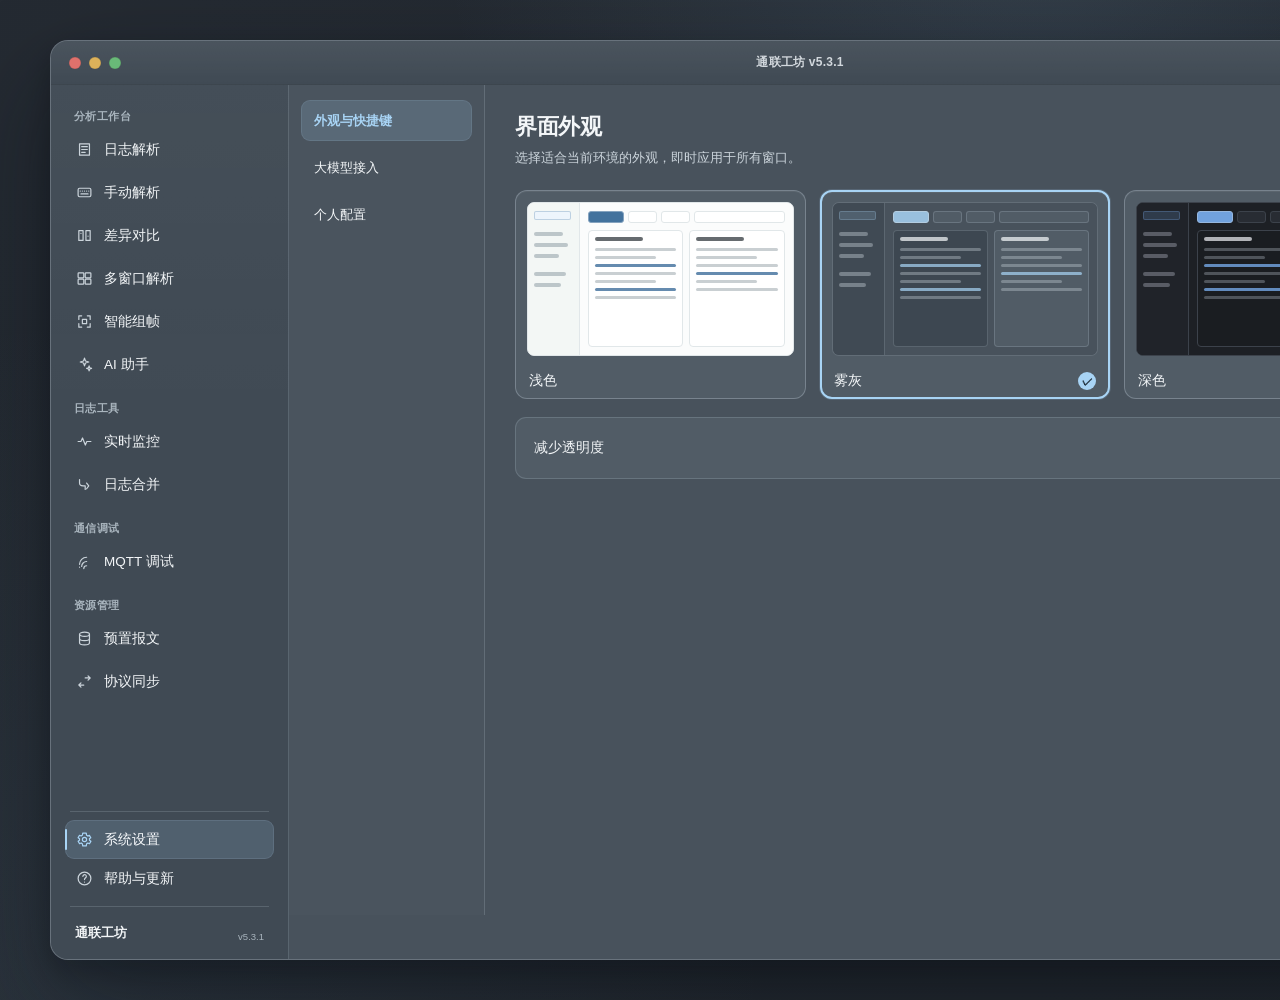
<file: docs/design/neutral-mid-theme-20261105/settings.html>
<!doctype html>
<html lang="zh-CN">
<head>
  <meta charset="utf-8">
  <meta name="viewport" content="width=device-width, initial-scale=1">
  <title>中间调外观 · 外观选择</title>
  <link rel="stylesheet" href="settings.css">
  <link rel="stylesheet" href="monokai.css">
</head>
<body>
<svg width="0" height="0" style="position:absolute">
  <symbol id="i-logs" viewBox="0 0 24 24"><path d="M5 4h14v16H5zM8 8h8M8 12h8M8 16h5"/></symbol>
  <symbol id="i-keyboard" viewBox="0 0 24 24"><rect x="3" y="6" width="18" height="12" rx="2"/><path d="M6 10h.01M9 10h.01M12 10h.01M15 10h.01M18 10h.01M7 14h10"/></symbol>
  <symbol id="i-diff" viewBox="0 0 24 24"><path d="M4 5h6v14H4zM14 5h6v14h-6zM7 9h.01M17 13h.01"/></symbol>
  <symbol id="i-windows" viewBox="0 0 24 24"><rect x="3" y="4" width="8" height="7" rx="1"/><rect x="13" y="4" width="8" height="7" rx="1"/><rect x="3" y="13" width="8" height="7" rx="1"/><rect x="13" y="13" width="8" height="7" rx="1"/></symbol>
  <symbol id="i-frame" viewBox="0 0 24 24"><path d="M8 4H4v5M16 4h4v5M8 20H4v-5M16 20h4v-5M9 9h6v6H9z"/></symbol>
  <symbol id="i-ai" viewBox="0 0 24 24"><path d="M12 3l1.4 4.1L18 8.5l-4.6 1.4L12 14l-1.4-4.1L6 8.5l4.6-1.4L12 3zM18.5 14l.9 2.6 2.6.9-2.6.9-.9 2.6-.9-2.6-2.6-.9 2.6-.9.9-2.6z"/></symbol>
  <symbol id="i-activity" viewBox="0 0 24 24"><path d="M3 12h4l2.2-5 4 10 2.1-5H21"/></symbol>
  <symbol id="i-merge" viewBox="0 0 24 24"><path d="M5 5v5c0 3 2 4 5 4h3M15 10l3 4-3 4M13 19v-5"/></symbol>
  <symbol id="i-signal" viewBox="0 0 24 24"><path d="M5 16a10 10 0 0110-10M8 19a7 7 0 017-7M11 22a4 4 0 014-4M5 20h.01"/></symbol>
  <symbol id="i-db" viewBox="0 0 24 24"><ellipse cx="12" cy="6" rx="7" ry="3"/><path d="M5 6v6c0 1.7 3.1 3 7 3s7-1.3 7-3V6M5 12v6c0 1.7 3.1 3 7 3s7-1.3 7-3v-6"/></symbol>
  <symbol id="i-sync" viewBox="0 0 24 24"><path d="M20 7h-7M17 4l3 3-3 3M4 17h7M7 14l-3 3 3 3"/></symbol>
  <symbol id="i-settings" viewBox="0 0 24 24"><circle cx="12" cy="12" r="3"/><path d="M19 12a7 7 0 00-.1-1l2-1.5-2-3.4-2.3 1a8 8 0 00-1.7-1L14.5 3h-5L9 6a8 8 0 00-1.7 1l-2.3-1-2 3.4L5 11a7 7 0 000 2l-2 1.5 2 3.4 2.3-1A8 8 0 009 18l.5 3h5l.5-3a8 8 0 001.7-1l2.3 1 2-3.4-2-1.5a7 7 0 00.1-1z"/></symbol>
  <symbol id="i-help" viewBox="0 0 24 24"><circle cx="12" cy="12" r="9"/><path d="M9.8 9a2.4 2.4 0 114 1.7c-1 .8-1.8 1.3-1.8 2.8M12 17h.01"/></symbol>
</svg>

<div class="stage">
  <div class="window">
    <div class="titlebar">
      <div class="traffic"><i></i><i></i><i></i></div>
      <div class="window-title">通联工坊 v5.3.1</div>
    </div>
    <div class="shell">
      <aside class="sidebar">
        <nav class="nav">
          <div class="nav-section">分析工作台</div>
          <div class="nav-item"><svg><use href="#i-logs"/></svg>日志解析</div>
          <div class="nav-item"><svg><use href="#i-keyboard"/></svg>手动解析</div>
          <div class="nav-item"><svg><use href="#i-diff"/></svg>差异对比</div>
          <div class="nav-item"><svg><use href="#i-windows"/></svg>多窗口解析</div>
          <div class="nav-item"><svg><use href="#i-frame"/></svg>智能组帧</div>
          <div class="nav-item"><svg><use href="#i-ai"/></svg>AI 助手</div>
          <div class="nav-section">日志工具</div>
          <div class="nav-item"><svg><use href="#i-activity"/></svg>实时监控</div>
          <div class="nav-item"><svg><use href="#i-merge"/></svg>日志合并</div>
          <div class="nav-section">通信调试</div>
          <div class="nav-item"><svg><use href="#i-signal"/></svg>MQTT 调试</div>
          <div class="nav-section">资源管理</div>
          <div class="nav-item"><svg><use href="#i-db"/></svg>预置报文</div>
          <div class="nav-item"><svg><use href="#i-sync"/></svg>协议同步</div>
        </nav>
        <div class="side-footer">
          <div class="rule"></div>
          <div class="nav-item active"><svg><use href="#i-settings"/></svg>系统设置</div>
          <div class="nav-item"><svg><use href="#i-help"/></svg>帮助与更新</div>
          <div class="rule"></div>
          <div class="brand"><strong>通联工坊</strong><span>v5.3.1</span></div>
        </div>
      </aside>

      <div class="settings">
        <aside class="settings-rail">
          <div class="rail-item active">外观与快捷键</div>
          <div class="rail-item">大模型接入</div>
          <div class="rail-item">个人配置</div>
        </aside>
        <main class="settings-main">
          <div class="settings-content">
            <h1>界面外观</h1>
            <p class="lead">选择适合当前环境的外观，即时应用于所有窗口。</p>

            <div class="theme-grid">
              <div class="theme-card">
                <div class="preview light">
                  <div class="preview-side"><i></i><i></i><i></i><i></i><i></i><i></i></div>
                  <div class="preview-main">
                    <div class="preview-toolbar"><i></i><i></i><i></i><i></i></div>
                    <div class="preview-split">
                      <div class="preview-panel reader"><div class="preview-head"></div><div class="preview-line"></div><div class="preview-line"></div><div class="preview-line active"></div><div class="preview-line"></div><div class="preview-line"></div><div class="preview-line active"></div><div class="preview-line"></div></div>
                      <div class="preview-panel"><div class="preview-head"></div><div class="preview-line"></div><div class="preview-line"></div><div class="preview-line"></div><div class="preview-line active"></div><div class="preview-line"></div><div class="preview-line"></div></div>
                    </div>
                  </div>
                </div>
                <div class="theme-label"><span>浅色</span></div>
              </div>

              <div class="theme-card selected">
                <div class="preview mid">
                  <div class="preview-side"><i></i><i></i><i></i><i></i><i></i><i></i></div>
                  <div class="preview-main">
                    <div class="preview-toolbar"><i></i><i></i><i></i><i></i></div>
                    <div class="preview-split">
                      <div class="preview-panel reader"><div class="preview-head"></div><div class="preview-line"></div><div class="preview-line"></div><div class="preview-line active"></div><div class="preview-line"></div><div class="preview-line"></div><div class="preview-line active"></div><div class="preview-line"></div></div>
                      <div class="preview-panel"><div class="preview-head"></div><div class="preview-line"></div><div class="preview-line"></div><div class="preview-line"></div><div class="preview-line active"></div><div class="preview-line"></div><div class="preview-line"></div></div>
                    </div>
                  </div>
                </div>
                <div class="theme-label"><span>雾灰</span><span class="check">✓</span></div>
              </div>

              <div class="theme-card">
                <div class="preview dark">
                  <div class="preview-side"><i></i><i></i><i></i><i></i><i></i><i></i></div>
                  <div class="preview-main">
                    <div class="preview-toolbar"><i></i><i></i><i></i><i></i></div>
                    <div class="preview-split">
                      <div class="preview-panel reader"><div class="preview-head"></div><div class="preview-line"></div><div class="preview-line"></div><div class="preview-line active"></div><div class="preview-line"></div><div class="preview-line"></div><div class="preview-line active"></div><div class="preview-line"></div></div>
                      <div class="preview-panel"><div class="preview-head"></div><div class="preview-line"></div><div class="preview-line"></div><div class="preview-line"></div><div class="preview-line active"></div><div class="preview-line"></div><div class="preview-line"></div></div>
                    </div>
                  </div>
                </div>
                <div class="theme-label"><span>深色</span></div>
              </div>
            </div>

            <div class="setting-strip">
              <span>减少透明度</span>
              <div class="switch"></div>
            </div>
          </div>
        </main>
      </div>
    </div>
  </div>
</div>
<script>
  if (new URLSearchParams(location.search).get("theme") === "monokai") {
    document.body.classList.add("monokai");
    document.querySelectorAll(".theme-card")[1].querySelector(".theme-label span").textContent = "Monokai";
  }
</script>
</body>
</html>
</file>
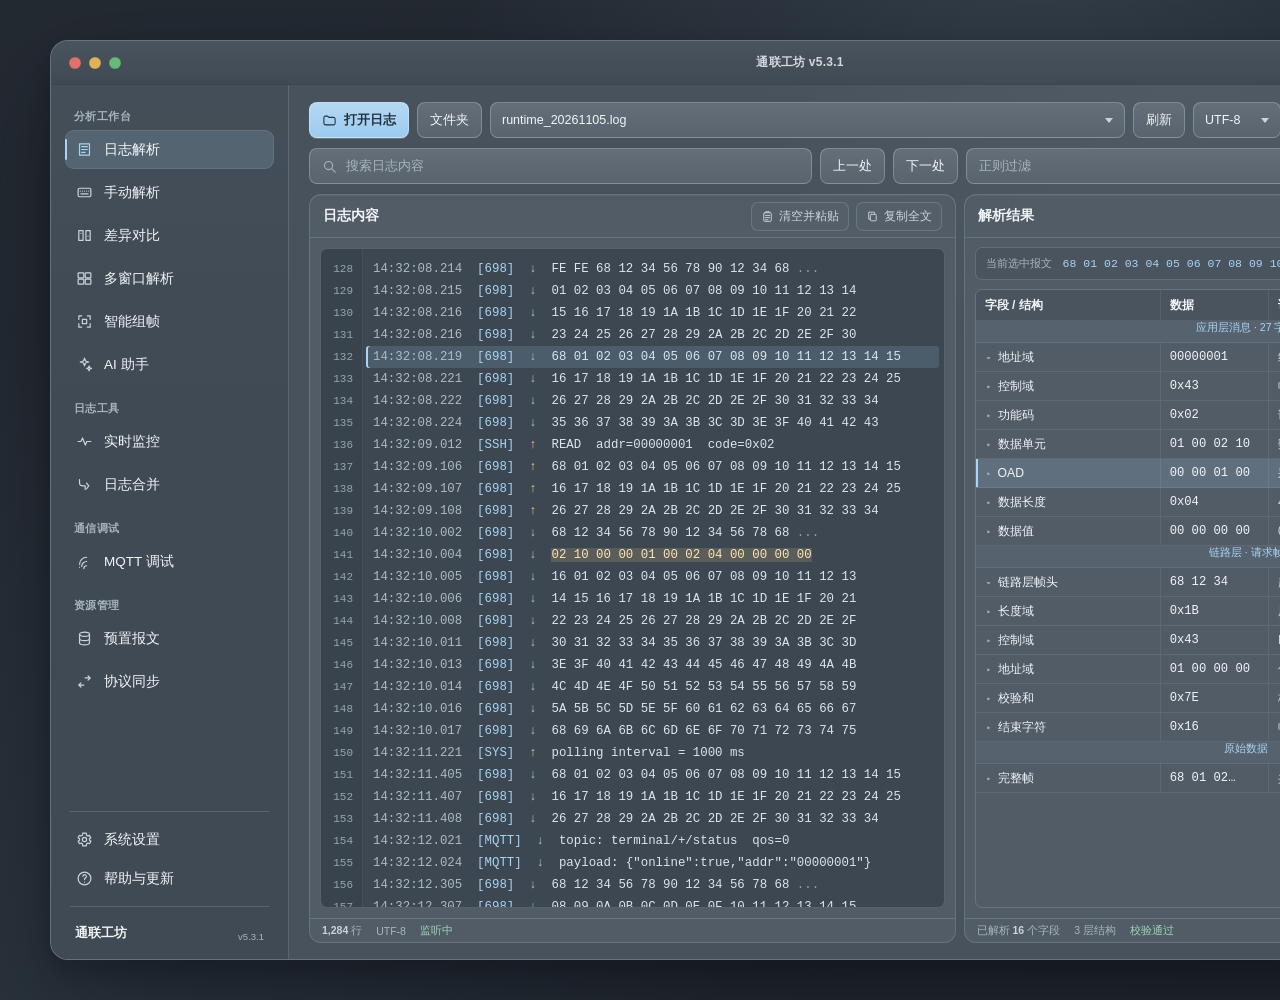
<file: docs/design/neutral-mid-theme-20261105/workspace.html>
<!doctype html>
<html lang="zh-CN">
<head>
  <meta charset="utf-8">
  <meta name="viewport" content="width=device-width, initial-scale=1">
  <title>中间调外观 · 主工作区</title>
  <link rel="stylesheet" href="mockup.css">
  <link rel="stylesheet" href="monokai.css">
</head>
<body>
<svg width="0" height="0" style="position:absolute">
  <symbol id="i-logs" viewBox="0 0 24 24"><path d="M5 4h14v16H5zM8 8h8M8 12h8M8 16h5"/></symbol>
  <symbol id="i-keyboard" viewBox="0 0 24 24"><rect x="3" y="6" width="18" height="12" rx="2"/><path d="M6 10h.01M9 10h.01M12 10h.01M15 10h.01M18 10h.01M7 14h10"/></symbol>
  <symbol id="i-diff" viewBox="0 0 24 24"><path d="M4 5h6v14H4zM14 5h6v14h-6zM7 9h.01M17 13h.01"/></symbol>
  <symbol id="i-windows" viewBox="0 0 24 24"><rect x="3" y="4" width="8" height="7" rx="1"/><rect x="13" y="4" width="8" height="7" rx="1"/><rect x="3" y="13" width="8" height="7" rx="1"/><rect x="13" y="13" width="8" height="7" rx="1"/></symbol>
  <symbol id="i-frame" viewBox="0 0 24 24"><path d="M8 4H4v5M16 4h4v5M8 20H4v-5M16 20h4v-5M9 9h6v6H9z"/></symbol>
  <symbol id="i-ai" viewBox="0 0 24 24"><path d="M12 3l1.4 4.1L18 8.5l-4.6 1.4L12 14l-1.4-4.1L6 8.5l4.6-1.4L12 3zM18.5 14l.9 2.6 2.6.9-2.6.9-.9 2.6-.9-2.6-2.6-.9 2.6-.9.9-2.6z"/></symbol>
  <symbol id="i-activity" viewBox="0 0 24 24"><path d="M3 12h4l2.2-5 4 10 2.1-5H21"/></symbol>
  <symbol id="i-merge" viewBox="0 0 24 24"><path d="M5 5v5c0 3 2 4 5 4h3M15 10l3 4-3 4M13 19v-5"/></symbol>
  <symbol id="i-signal" viewBox="0 0 24 24"><path d="M5 16a10 10 0 0110-10M8 19a7 7 0 017-7M11 22a4 4 0 014-4M5 20h.01"/></symbol>
  <symbol id="i-db" viewBox="0 0 24 24"><ellipse cx="12" cy="6" rx="7" ry="3"/><path d="M5 6v6c0 1.7 3.1 3 7 3s7-1.3 7-3V6M5 12v6c0 1.7 3.1 3 7 3s7-1.3 7-3v-6"/></symbol>
  <symbol id="i-sync" viewBox="0 0 24 24"><path d="M20 7h-7M17 4l3 3-3 3M4 17h7M7 14l-3 3 3 3"/></symbol>
  <symbol id="i-settings" viewBox="0 0 24 24"><circle cx="12" cy="12" r="3"/><path d="M19 12a7 7 0 00-.1-1l2-1.5-2-3.4-2.3 1a8 8 0 00-1.7-1L14.5 3h-5L9 6a8 8 0 00-1.7 1l-2.3-1-2 3.4L5 11a7 7 0 000 2l-2 1.5 2 3.4 2.3-1A8 8 0 009 18l.5 3h5l.5-3a8 8 0 001.7-1l2.3 1 2-3.4-2-1.5a7 7 0 00.1-1z"/></symbol>
  <symbol id="i-help" viewBox="0 0 24 24"><circle cx="12" cy="12" r="9"/><path d="M9.8 9a2.4 2.4 0 114 1.7c-1 .8-1.8 1.3-1.8 2.8M12 17h.01"/></symbol>
  <symbol id="i-folder" viewBox="0 0 24 24"><path d="M3 7.5A2.5 2.5 0 015.5 5H9l2 2h7.5A2.5 2.5 0 0121 9.5v7A2.5 2.5 0 0118.5 19h-13A2.5 2.5 0 013 16.5v-9z"/></symbol>
  <symbol id="i-refresh" viewBox="0 0 24 24"><path d="M20 6v5h-5M4 18v-5h5M18.5 10A7 7 0 006 7.5L4 11M5.5 14A7 7 0 0018 16.5l2-3.5"/></symbol>
  <symbol id="i-search" viewBox="0 0 24 24"><circle cx="10.5" cy="10.5" r="6.5"/><path d="M15.5 15.5L21 21"/></symbol>
  <symbol id="i-clipboard" viewBox="0 0 24 24"><rect x="5" y="5" width="14" height="16" rx="2"/><path d="M9 5V3h6v2M8 10h8M8 14h8M8 18h5"/></symbol>
  <symbol id="i-copy" viewBox="0 0 24 24"><rect x="8" y="8" width="11" height="12" rx="2"/><path d="M16 8V5a1 1 0 00-1-1H5v13h3"/></symbol>
</svg>

<div class="stage">
  <div class="window">
    <div class="titlebar">
      <div class="traffic"><i></i><i></i><i></i></div>
      <div class="window-title">通联工坊 v5.3.1</div>
    </div>
    <div class="shell">
      <aside class="sidebar">
        <nav class="nav">
          <div class="nav-section">分析工作台</div>
          <div class="nav-item active"><svg><use href="#i-logs"/></svg>日志解析</div>
          <div class="nav-item"><svg><use href="#i-keyboard"/></svg>手动解析</div>
          <div class="nav-item"><svg><use href="#i-diff"/></svg>差异对比</div>
          <div class="nav-item"><svg><use href="#i-windows"/></svg>多窗口解析</div>
          <div class="nav-item"><svg><use href="#i-frame"/></svg>智能组帧</div>
          <div class="nav-item"><svg><use href="#i-ai"/></svg>AI 助手</div>
          <div class="nav-section">日志工具</div>
          <div class="nav-item"><svg><use href="#i-activity"/></svg>实时监控</div>
          <div class="nav-item"><svg><use href="#i-merge"/></svg>日志合并</div>
          <div class="nav-section">通信调试</div>
          <div class="nav-item"><svg><use href="#i-signal"/></svg>MQTT 调试</div>
          <div class="nav-section">资源管理</div>
          <div class="nav-item"><svg><use href="#i-db"/></svg>预置报文</div>
          <div class="nav-item"><svg><use href="#i-sync"/></svg>协议同步</div>
        </nav>
        <div class="side-footer">
          <div class="rule"></div>
          <div class="nav-item"><svg><use href="#i-settings"/></svg>系统设置</div>
          <div class="nav-item"><svg><use href="#i-help"/></svg>帮助与更新</div>
          <div class="rule"></div>
          <div class="brand"><strong>通联工坊</strong><span>v5.3.1</span></div>
        </div>
      </aside>

      <main class="workspace">
        <div class="toolbar">
          <div class="btn primary"><svg><use href="#i-folder"/></svg>打开日志</div>
          <div class="btn">文件夹</div>
          <div class="select grow"><span>runtime_20261105.log</span><i class="chevron"></i></div>
          <div class="btn">刷新</div>
          <div class="select compact"><span>UTF-8</span><i class="chevron"></i></div>
          <div class="select protocol"><span>DL/T 698</span><i class="chevron"></i></div>
          <div class="btn">全局预览</div>
        </div>
        <div class="searchbar">
          <div class="field grow"><svg><use href="#i-search"/></svg><span>搜索日志内容</span></div>
          <div class="btn">上一处</div>
          <div class="btn">下一处</div>
          <div class="field grow"><span>正则过滤</span></div>
          <div class="btn">过滤</div>
        </div>

        <div class="split">
          <section class="card log-card">
            <div class="card-head">
              <div class="card-title">日志内容</div>
              <div class="card-actions">
                <div class="mini-btn"><svg><use href="#i-clipboard"/></svg>清空并粘贴</div>
                <div class="mini-btn"><svg><use href="#i-copy"/></svg>复制全文</div>
              </div>
            </div>
            <div class="log-view">
              <div class="line-numbers">
                <div>128</div><div>129</div><div>130</div><div>131</div><div>132</div><div>133</div><div>134</div><div>135</div><div>136</div><div>137</div><div>138</div><div>139</div><div>140</div><div>141</div><div>142</div><div>143</div><div>144</div><div>145</div><div>146</div><div>147</div><div>148</div><div>149</div><div>150</div><div>151</div><div>152</div><div>153</div><div>154</div><div>155</div><div>156</div><div>157</div><div>158</div>
              </div>
              <div class="log">
                <div class="log-line"><span class="ts">14:32:08.214</span>  <span class="proto">[698]</span>  <span class="down">↓</span>  FE FE 68 12 34 56 78 90 12 34 68 <span class="dim">...</span></div>
                <div class="log-line"><span class="ts">14:32:08.215</span>  <span class="proto">[698]</span>  <span class="down">↓</span>  01 02 03 04 05 06 07 08 09 10 11 12 13 14</div>
                <div class="log-line"><span class="ts">14:32:08.216</span>  <span class="proto">[698]</span>  <span class="down">↓</span>  15 16 17 18 19 1A 1B 1C 1D 1E 1F 20 21 22</div>
                <div class="log-line"><span class="ts">14:32:08.216</span>  <span class="proto">[698]</span>  <span class="down">↓</span>  23 24 25 26 27 28 29 2A 2B 2C 2D 2E 2F 30</div>
                <div class="log-line selected"><span class="ts">14:32:08.219</span>  <span class="proto">[698]</span>  <span class="down">↓</span>  68 01 02 03 04 05 06 07 08 09 10 11 12 13 14 15</div>
                <div class="log-line"><span class="ts">14:32:08.221</span>  <span class="proto">[698]</span>  <span class="down">↓</span>  16 17 18 19 1A 1B 1C 1D 1E 1F 20 21 22 23 24 25</div>
                <div class="log-line"><span class="ts">14:32:08.222</span>  <span class="proto">[698]</span>  <span class="down">↓</span>  26 27 28 29 2A 2B 2C 2D 2E 2F 30 31 32 33 34</div>
                <div class="log-line"><span class="ts">14:32:08.224</span>  <span class="proto">[698]</span>  <span class="down">↓</span>  35 36 37 38 39 3A 3B 3C 3D 3E 3F 40 41 42 43</div>
                <div class="log-line"><span class="ts">14:32:09.012</span>  <span class="proto">[SSH]</span>  <span class="up">↑</span>  READ  addr=00000001  code=0x02</div>
                <div class="log-line"><span class="ts">14:32:09.106</span>  <span class="proto">[698]</span>  <span class="up">↑</span>  68 01 02 03 04 05 06 07 08 09 10 11 12 13 14 15</div>
                <div class="log-line"><span class="ts">14:32:09.107</span>  <span class="proto">[698]</span>  <span class="up">↑</span>  16 17 18 19 1A 1B 1C 1D 1E 1F 20 21 22 23 24 25</div>
                <div class="log-line"><span class="ts">14:32:09.108</span>  <span class="proto">[698]</span>  <span class="up">↑</span>  26 27 28 29 2A 2B 2C 2D 2E 2F 30 31 32 33 34</div>
                <div class="log-line"><span class="ts">14:32:10.002</span>  <span class="proto">[698]</span>  <span class="down">↓</span>  68 12 34 56 78 90 12 34 56 78 68 <span class="dim">...</span></div>
                <div class="log-line"><span class="ts">14:32:10.004</span>  <span class="proto">[698]</span>  <span class="down">↓</span>  <span class="hit">02 10 00 00 01 00 02 04 00 00 00 00</span></div>
                <div class="log-line"><span class="ts">14:32:10.005</span>  <span class="proto">[698]</span>  <span class="down">↓</span>  16 01 02 03 04 05 06 07 08 09 10 11 12 13</div>
                <div class="log-line"><span class="ts">14:32:10.006</span>  <span class="proto">[698]</span>  <span class="down">↓</span>  14 15 16 17 18 19 1A 1B 1C 1D 1E 1F 20 21</div>
                <div class="log-line"><span class="ts">14:32:10.008</span>  <span class="proto">[698]</span>  <span class="down">↓</span>  22 23 24 25 26 27 28 29 2A 2B 2C 2D 2E 2F</div>
                <div class="log-line"><span class="ts">14:32:10.011</span>  <span class="proto">[698]</span>  <span class="down">↓</span>  30 31 32 33 34 35 36 37 38 39 3A 3B 3C 3D</div>
                <div class="log-line"><span class="ts">14:32:10.013</span>  <span class="proto">[698]</span>  <span class="down">↓</span>  3E 3F 40 41 42 43 44 45 46 47 48 49 4A 4B</div>
                <div class="log-line"><span class="ts">14:32:10.014</span>  <span class="proto">[698]</span>  <span class="down">↓</span>  4C 4D 4E 4F 50 51 52 53 54 55 56 57 58 59</div>
                <div class="log-line"><span class="ts">14:32:10.016</span>  <span class="proto">[698]</span>  <span class="down">↓</span>  5A 5B 5C 5D 5E 5F 60 61 62 63 64 65 66 67</div>
                <div class="log-line"><span class="ts">14:32:10.017</span>  <span class="proto">[698]</span>  <span class="down">↓</span>  68 69 6A 6B 6C 6D 6E 6F 70 71 72 73 74 75</div>
                <div class="log-line"><span class="ts">14:32:11.221</span>  <span class="proto">[SYS]</span>  <span class="up">↑</span>  polling interval = 1000 ms</div>
                <div class="log-line"><span class="ts">14:32:11.405</span>  <span class="proto">[698]</span>  <span class="down">↓</span>  68 01 02 03 04 05 06 07 08 09 10 11 12 13 14 15</div>
                <div class="log-line"><span class="ts">14:32:11.407</span>  <span class="proto">[698]</span>  <span class="down">↓</span>  16 17 18 19 1A 1B 1C 1D 1E 1F 20 21 22 23 24 25</div>
                <div class="log-line"><span class="ts">14:32:11.408</span>  <span class="proto">[698]</span>  <span class="down">↓</span>  26 27 28 29 2A 2B 2C 2D 2E 2F 30 31 32 33 34</div>
                <div class="log-line"><span class="ts">14:32:12.021</span>  <span class="proto">[MQTT]</span>  <span class="down">↓</span>  topic: terminal/+/status  qos=0</div>
                <div class="log-line"><span class="ts">14:32:12.024</span>  <span class="proto">[MQTT]</span>  <span class="down">↓</span>  payload: {"online":true,"addr":"00000001"}</div>
                <div class="log-line"><span class="ts">14:32:12.305</span>  <span class="proto">[698]</span>  <span class="down">↓</span>  68 12 34 56 78 90 12 34 56 78 68 <span class="dim">...</span></div>
                <div class="log-line"><span class="ts">14:32:12.307</span>  <span class="proto">[698]</span>  <span class="down">↓</span>  08 09 0A 0B 0C 0D 0E 0F 10 11 12 13 14 15</div>
              </div>
            </div>
            <div class="status"><span><b>1,284</b> 行</span><span>UTF-8</span><span class="ok">监听中</span></div>
          </section>

          <section class="card result-card">
            <div class="card-head">
              <div class="card-title">解析结果</div>
              <div class="badge">DL/T 698.45</div>
            </div>
            <div class="selected-frame">
              <span>当前选中报文</span>
              <code>68 01 02 03 04 05 06 07 08 09 10 11 12 13 14 15 16 …</code>
            </div>
            <div class="parse-table">
              <div class="tr head"><div>字段 / 结构</div><div>数据</div><div>说明 / 解析结果</div></div>
              <div class="tr frame">应用层消息 · 27 字节</div>
              <div class="tr"><div class="indent open">地址域</div><div class="mono">00000001</div><div class="sub">终端地址：1</div></div>
              <div class="tr"><div class="indent">控制域</div><div class="mono">0x43</div><div class="sub">帧类型：请求</div></div>
              <div class="tr"><div class="indent">功能码</div><div class="mono">0x02</div><div class="sub">读取数据</div></div>
              <div class="tr"><div class="indent">数据单元</div><div class="mono">01 00 02 10</div><div class="sub">数据标识：00 00 01 00</div></div>
              <div class="tr selected"><div class="indent">OAD</div><div class="mono">00 00 01 00</div><div>采集瞬时量 · 正向有功功率</div></div>
              <div class="tr"><div class="indent">数据长度</div><div class="mono">0x04</div><div class="sub">4 字节</div></div>
              <div class="tr"><div class="indent">数据值</div><div class="mono">00 00 00 00</div><div class="sub">0.000 kW</div></div>
              <div class="tr frame">链路层 · 请求帧</div>
              <div class="tr"><div class="indent open">链路层帧头</div><div class="mono">68 12 34</div><div class="sub">起始字符 0x68</div></div>
              <div class="tr"><div class="indent">长度域</div><div class="mono">0x1B</div><div class="sub">用户数据长度 27 字节</div></div>
              <div class="tr"><div class="indent">控制域</div><div class="mono">0x43</div><div class="sub">DIR=0 PRM=1</div></div>
              <div class="tr"><div class="indent">地址域</div><div class="mono">01 00 00 00</div><div class="sub">低字节在前</div></div>
              <div class="tr"><div class="indent">校验和</div><div class="mono">0x7E</div><div class="sub">校验通过</div></div>
              <div class="tr"><div class="indent">结束字符</div><div class="mono">0x16</div><div class="sub">帧结束</div></div>
              <div class="tr frame">原始数据</div>
              <div class="tr"><div class="indent">完整帧</div><div class="mono">68 01 02…</div><div class="sub">共 35 字节</div></div>
            </div>
            <div class="status"><span>已解析 <b>16</b> 个字段</span><span>3 层结构</span><span class="ok">校验通过</span></div>
          </section>
        </div>
      </main>
    </div>
  </div>
</div>
<script>
  if (new URLSearchParams(location.search).get("theme") === "monokai") document.body.classList.add("monokai");
</script>
</body>
</html>
</file>
<file: design/mqtt-preview/style.css>
:root{color-scheme:dark;--bg:#1d2025;--panel:#282c33;--line:#3c424b;--text:#eceef2;--muted:#a7adb7;--accent:#80b9ff;--green:#7ed6a0;--amber:#e8b76a}
*{box-sizing:border-box}body{margin:0;font:13px -apple-system,BlinkMacSystemFont,"PingFang SC","Microsoft YaHei",sans-serif;color:var(--text);background:#181b20}a{color:inherit;text-decoration:none}button,input,select,textarea{font:inherit}button,.button{height:34px;border:1px solid #4a515d;border-radius:7px;background:linear-gradient(#363c46,#303640);color:var(--text);padding:0 13px;display:inline-flex;align-items:center;justify-content:center;gap:7px;white-space:nowrap}button{cursor:default}a.button{cursor:pointer}.primary{background:#087af5;border-color:#338cf4;color:white}.ghost{background:transparent;border-color:var(--line)}.muted{color:var(--muted)}.green{color:var(--green)}.blue{color:var(--accent)}.amber{color:var(--amber)}.mono,code,pre{font-family:Menlo,Consolas,monospace}.small{font-size:11px}.dot{display:inline-block;width:6px;height:6px;background:currentColor;border-radius:50%;margin-right:6px}.grow{flex:1}.row{display:flex;align-items:center;gap:10px}.between{display:flex;align-items:center;justify-content:space-between;gap:12px}.rule{border-top:1px solid var(--line);margin:16px 0}h1,h2,h3,p{margin:0}h1{font-size:21px;font-weight:600}h2{font-size:15px;font-weight:600}h3{font-size:13px;font-weight:600}.tag{font-size:11px;border:1px solid var(--line);border-radius:5px;padding:3px 7px;white-space:nowrap}.tag.green{background:#7ed6a00b;border-color:#7ed6a02a}.tag.blue{background:#80b9ff12;border-color:#80b9ff30}.icon{font-size:18px;width:22px;display:inline-flex;justify-content:center;color:#bac6d8}
.app{min-width:1200px;min-height:800px;height:100vh;display:grid;grid-template-columns:205px minmax(0,1fr);background:radial-gradient(ellipse at 20% 0%,#38404b55,transparent 65%),#24282e}.nav{background:#20242ad9;border-right:1px solid #ffffff16;display:flex;flex-direction:column;padding:22px 14px 14px;gap:4px}.nav section{margin-bottom:15px}.nav label{display:block;color:var(--muted);font-size:11px;font-weight:600;letter-spacing:.7px;padding:0 10px 10px}.nav-item{display:flex;align-items:center;gap:12px;height:39px;padding:0 11px;border-radius:8px;color:#d7dbe3}.nav-item.active{background:#41495799;color:white;box-shadow:inset 0 0 0 1px #ffffff0b}.nav-item.active .icon{color:var(--accent)}.footer{margin-top:auto}.brand{border-top:1px solid var(--line);padding:15px 7px 0;line-height:1.8}.main{display:flex;flex-direction:column;min-width:0}.titlebar{height:62px;display:flex;align-items:center;gap:15px;padding:0 24px;border-bottom:1px solid #ffffff14}.window-controls{font-size:18px;display:flex;gap:24px;color:#a7adb7}.preview{color:var(--amber);font-size:11px;border:1px solid #e8b76a35;border-radius:5px;padding:4px 8px}.content{padding:19px 22px 12px;display:flex;flex-direction:column;flex:1;min-height:0;gap:16px}.modebar{display:flex;align-items:center;gap:18px}.segments{display:inline-flex;gap:3px;background:#191d2377;border:1px solid var(--line);border-radius:9px;padding:4px}.segments a{padding:8px 16px;border-radius:6px;color:#a7adb7}.segments a.selected{background:#434b59;color:#f5f6f9;box-shadow:0 1px 3px #0003}.workgrid{flex:1;min-height:0;display:grid;grid-template-columns:226px minmax(0,1fr);gap:14px}.panel{background:#282c33bd;border:1px solid #ffffff19;border-radius:11px;box-shadow:inset 0 1px #ffffff05;overflow:hidden}.connections{padding:16px 12px;display:flex;flex-direction:column;gap:13px}.panel-title{padding:0 4px;display:flex;align-items:center;justify-content:space-between}.connection{border:1px solid transparent;padding:12px 10px;border-radius:8px;line-height:1.7}.connection.selected{background:#80b9ff0b;border-color:#80b9ff48}.connection .mono{font-size:10px;color:var(--muted)}.plus{font-size:21px;color:var(--accent)}.field{height:33px;border:1px solid #444a53;background:#191d2399;border-radius:7px;padding:8px 10px;display:flex;align-items:center;justify-content:space-between;color:#c9cfd9}.subscription{padding:11px 8px;border-bottom:1px solid #ffffff0a;display:flex;gap:9px;align-items:center}.subscription code{font-size:11px}.tree{font-size:12px;line-height:2.2;color:#b8c1cf;padding:7px}.tree .leaf{padding-left:27px}.tree .selected{background:#80b9ff13;border-radius:5px;color:var(--accent)}.workspace{min-width:0;display:flex;flex-direction:column;gap:13px}.connection-head{padding:15px 17px}.connection-head h2{font-size:16px}.connection-head p{margin-top:7px;font-size:11px;color:var(--muted)}.stream{display:flex;flex-direction:column;flex:1;min-height:0}.toolbar{display:flex;align-items:center;gap:8px;padding:12px 14px;border-bottom:1px solid var(--line)}.toolbar .field{flex:1;min-width:120px;font-size:11px}.mini-segments{display:flex;gap:4px}.mini-segments span{padding:6px 9px;border-radius:5px;font-size:12px;color:var(--muted)}.mini-segments .selected{color:var(--accent);background:#80b9ff12}.tablewrap{flex:1;min-height:160px;overflow:auto}table{border-collapse:collapse;width:100%;font-size:11px;text-align:left;white-space:nowrap}th{height:33px;color:#a7adb7;font-weight:500;background:#20242a}td{height:38px;border-bottom:1px solid #ffffff08;color:#c9cfda}td,th{padding:0 12px}tr.selected td{background:#26415d99;color:#e5edf8}.direction{font-size:10px;border-radius:4px;padding:3px 5px;background:#7ed6a013;color:var(--green)}.direction.sent{background:#80b9ff14;color:var(--accent)}.payload{color:#a7adb7;max-width:150px;overflow:hidden;text-overflow:ellipsis}.detail{border-top:1px solid var(--line);padding:12px 15px;background:#1c2026aa}.detail pre{font-size:12px;line-height:1.8;margin:10px 0 0;color:#d1d8e2}.key{color:#80b9ff}.value{color:#7ed6a0}.num{color:#e8b76a}.composer{padding:14px 16px;display:flex;flex-direction:column;gap:11px}.compose-controls{display:flex;gap:9px;align-items:center}.compose-controls .field{flex:1}.editor{border:1px solid #444a53;border-radius:7px;background:#191d23b3;padding:12px;font:12px/1.8 Menlo,Consolas,monospace;color:#d5dfeb;min-height:72px}.check{height:13px;width:13px;border:1px solid #687180;border-radius:3px;display:inline-block;margin-right:5px;vertical-align:-2px}.statusbar{font-size:10px;color:var(--muted);display:flex;justify-content:space-between;gap:12px}.side-note{font-size:11px;color:#9ea8b7;line-height:1.8;margin-top:auto;padding:10px 4px 0}.broker-grid{display:grid;grid-template-columns:minmax(310px,.85fr) minmax(0,1.6fr);gap:14px;flex:1;min-height:0}.broker-left{display:flex;flex-direction:column;gap:14px}.padded{padding:18px}.address-box{background:#80b9ff0c;border:1px solid #80b9ff30;border-radius:8px;padding:15px;margin:16px 0}.address-box code{display:block;font-size:21px;color:#b0d3ff;margin:10px 0}.address-box p{color:var(--muted);font-size:11px;line-height:1.8}.kv{display:flex;justify-content:space-between;align-items:center;padding:11px 0;border-bottom:1px solid #ffffff0a;font-size:12px}.kv:last-child{border-bottom:0}.list-row{padding:13px 0;border-bottom:1px solid #ffffff0a}.event-log{font:11px/2 Menlo,Consolas,monospace;color:#b7c2d0;white-space:pre-wrap;margin:14px 0 0}.overlay{position:fixed;inset:0;background:#080b12a8;display:flex;justify-content:flex-end;backdrop-filter:blur(3px)}.drawer{width:526px;background:#292e37;border-left:1px solid #ffffff24;box-shadow:-20px 0 70px #0005;display:flex;flex-direction:column;padding:23px 26px;gap:19px}.form-tabs{display:flex;gap:24px;border-bottom:1px solid var(--line);padding-top:6px}.form-tabs span{padding:0 0 12px;color:var(--muted)}.form-tabs .active{border-bottom:2px solid var(--accent);color:var(--accent)}.form-grid{display:grid;grid-template-columns:1fr 1fr;gap:17px 14px}.form-field{display:flex;flex-direction:column;gap:8px;font-size:12px}.form-field.full{grid-column:1/-1}.form-field input,.form-field select{height:37px;width:100%;border:1px solid #495160;background:#1c2129;border-radius:7px;color:var(--text);padding:0 11px}.form-field .help{font-size:10px;color:var(--muted)}.switch{display:inline-block;width:31px;height:18px;background:#087af5;border-radius:20px;position:relative}.switch:after{content:"";position:absolute;width:14px;height:14px;top:2px;right:2px;border-radius:50%;background:white}.switch.off{background:#4e5663}.switch.off:after{right:auto;left:2px}.drawer-note{font-size:11px;color:#b4c0d2;line-height:1.8;border:1px solid #ffffff12;background:#ffffff04;padding:12px;border-radius:8px}.drawer-bottom{margin-top:auto;display:flex;justify-content:flex-end;gap:9px}.notice{font-size:11px;color:var(--muted);line-height:1.7}.link{color:var(--accent)}a:focus-visible{outline:2px solid var(--accent);outline-offset:3px}@media(max-height:850px){.nav{padding-top:15px}.nav-item{height:34px}.nav section{margin-bottom:10px}.content{gap:12px;padding-top:14px}.connection{padding:8px}.composer{gap:9px}.detail pre{line-height:1.6}.drawer{gap:14px}.form-grid{gap:13px}}
/* Keep the message history scrollable inside the desktop workspace. */
.workspace,.broker-left{min-height:0}.connections{overflow:auto}.tablewrap{min-height:70px}.composer,.connection-head,.toolbar,.detail{flex-shrink:0}.broker-grid>.workspace>.padded{flex-shrink:0}.broker-left{overflow:auto}.drawer{overflow-y:auto;gap:14px;padding:20px 24px}.drawer>*{flex-shrink:0}.drawer .form-grid{gap:13px 14px}.drawer .kv{padding:8px 0}.drawer .drawer-note{padding:10px}.drawer-bottom{padding-top:8px}.workgrid,.broker-grid{overflow:hidden}
@media(max-height:850px){.connections{gap:9px}.connection{padding:7px}.subscription{padding:8px}.tree{line-height:1.9}.editor{min-height:55px;padding:9px}.composer{padding:11px 14px}.broker-grid>.workspace>.padded{padding:13px}.list-row{padding:9px 0}.modebar>.muted{max-width:240px}}
.main{min-height:0}.titlebar,.modebar,.statusbar{flex-shrink:0}
</file>
<file: design/mqtt-preview/v2/v2.css>
.app{grid-template-columns:190px minmax(0,1fr)}.nav{padding:17px 12px 12px}.nav-item{height:36px}.nav section{margin-bottom:12px}.titlebar{height:54px;padding:0 18px}.content{padding:10px 14px 8px;gap:10px}.sessionbar{display:flex;align-items:center;gap:9px;min-width:0;flex-shrink:0;height:42px}.segments{padding:3px;flex-shrink:0}.segments a{padding:7px 12px}.endpoint{font-size:12px;white-space:nowrap}.connection-label{font-size:12px;white-space:nowrap}.connection-picker{background:#353d49;border-color:#80b9ff35}.data-stage{flex:1;min-height:0;display:grid;grid-template-rows:minmax(180px,var(--receive-size,56%)) 9px minmax(180px,1fr)}.receive,.compose{border-radius:9px;display:flex;flex-direction:column;min-height:0;background:#23272e}.receive-top{height:45px;padding:0 13px;flex-shrink:0;border-bottom:1px solid var(--line);background:#2a2f37}.receive-top button,.payload-head button,.compose-head button{height:28px;font-size:11px;padding:0 9px}.receive-grid{display:grid;grid-template-columns:285px minmax(0,1fr);flex:1;min-height:0}.history{display:flex;flex-direction:column;min-height:0;border-right:1px solid var(--line)}.history-filter{padding:9px 10px 6px;flex-shrink:0;background:#242931;border-bottom:1px solid var(--line)}.history-filter input{width:100%;height:29px;border:1px solid #444a53;border-radius:6px;background:#1b2027;padding:0 9px;color:var(--text);font-size:11px}.history-filter .mini-segments{margin-top:6px}.history-filter .mini-segments span{font-size:11px;padding:4px 10px}.message-list{overflow:auto;flex:1;min-height:0}.message{display:block;width:100%;height:88px;border:0;border-bottom:1px solid #ffffff0b;border-radius:0;background:transparent;text-align:left;padding:10px 13px;font-size:11px;color:var(--text);white-space:normal}.message .topic{font-size:12px;margin:7px 0;color:#dae2ee}.message.selected{background:#2a435d99;box-shadow:inset 3px 0 #80b9ff}.payload-view{display:flex;flex-direction:column;min-height:0;min-width:0;background:#1b2027}.payload-head{padding:0 14px;min-height:42px;flex-shrink:0;border-bottom:1px solid #ffffff0b;background:#252b33}.payload-head code{font-size:12px}.code-view{padding:13px 0;overflow:auto;flex:1;min-height:0;font:13px/23px Menlo,Consolas,monospace;color:#d9e1ed;tab-size:2}.code-line{display:flex;white-space:pre;min-height:23px;padding-right:20px}.line-number{width:48px;flex-shrink:0;text-align:right;padding-right:17px;color:#717d8e;user-select:none}.payload-foot{padding:7px 13px;border-top:1px solid #ffffff0a;font-size:10px;color:#97a4b6;flex-shrink:0}.resizer{display:flex;align-items:center;justify-content:center;cursor:row-resize;touch-action:none}.resizer span{height:3px;width:42px;border-radius:3px;background:#657183}.resizer:hover span,.resizer:focus-visible span{background:var(--accent)}.compose-head{height:46px;display:flex;align-items:center;gap:10px;padding:0 13px;border-bottom:1px solid var(--line);flex-shrink:0;background:#2a2f37}.compose-head h2{margin-right:8px;white-space:nowrap}.compose-head input{flex:1;min-width:100px;background:#1d222a;border:1px solid #46505e;border-radius:6px;height:29px;color:#d8e4f4;padding:0 10px;font:12px Menlo,Consolas,monospace}.send-editor{display:flex;flex:1;min-height:0;overflow:hidden;background:#1b2027}.line-gutter{width:48px;flex-shrink:0;text-align:right;color:#717d8e;padding:13px 17px 13px 0;font:13px/23px Menlo,Consolas,monospace;overflow:hidden;user-select:none}.send-editor textarea{display:block;flex:1;min-width:0;border:0;outline:0;resize:none;background:transparent;color:#c7dfff;padding:13px 18px 13px 0;font:13px/23px Menlo,Consolas,monospace;white-space:pre;tab-size:2}.send-editor:focus-within{box-shadow:inset 0 0 0 1px #80b9ff70}.compose-footer{display:flex;align-items:center;gap:10px;flex-shrink:0;padding:6px 12px;border-top:1px solid var(--line);height:43px}.compose-footer button{height:29px;min-width:91px}.overlay[hidden]{display:none}.overlay{z-index:10}.drawer{width:490px}.statusbar{font-size:10px}.connection p{margin-top:6px}button:disabled{opacity:1;cursor:default}.form-field input[readonly]{cursor:default}button:focus-visible,.resizer:focus-visible{outline:2px solid var(--accent);outline-offset:2px}body[data-focus=receive] .data-stage,body[data-focus=send] .data-stage{grid-template-rows:minmax(0,1fr)}body[data-focus] .resizer{display:none}body[data-focus=receive] .compose,body[data-focus=send] .receive{display:none}@media(max-width:1300px){.app{grid-template-columns:180px minmax(0,1fr)}.sessionbar{gap:6px}.sessionbar button{padding:0 9px;font-size:12px}.sessionbar .endpoint{display:none}.receive-grid{grid-template-columns:245px minmax(0,1fr)}.payload-head{padding:0 10px}.payload-head .row{gap:7px}.compose-head{gap:8px}.auto-scroll{display:none}.statusbar{font-size:9px}}@media(max-height:850px){.nav-item{height:33px}.nav section{margin-bottom:9px}.code-view,.send-editor textarea,.line-gutter{font-size:12px;line-height:21px}.code-line{min-height:21px}.content{gap:8px}.message{height:78px}.message .topic{margin:5px 0}}
.brand .between span{white-space:nowrap}.brand .between{font-size:9px;gap:4px}@media(max-width:1300px){.sessionbar .endpoint{display:inline;font-size:10px}}
</file>
<file: docs/design/neutral-mid-theme-20261105/settings.css>
@import url("mockup.css");

.settings {
  height: calc(100% - 44px);
  display: flex;
  background: var(--bg);
}

.settings-rail {
  width: 196px;
  flex: 0 0 196px;
  padding: 15px 12px;
  border-right: 1px solid var(--border);
  background: var(--surface-soft);
}

.rail-item {
  height: 41px;
  margin-bottom: 6px;
  padding: 0 13px;
  border-radius: 9px;
  display: flex;
  align-items: center;
  color: var(--text);
  font-size: 13px;
}

.rail-item.active {
  color: var(--accent);
  background: var(--accent-soft);
  box-shadow: inset 0 0 0 1px rgba(180, 217, 246, 0.11);
  font-weight: 600;
}

.settings-main {
  flex: 1;
  padding: 28px 30px;
  overflow: hidden;
}

.settings-content {
  width: 900px;
}

.settings-content h1 {
  margin: 0 0 8px;
  color: var(--text);
  font-size: 22px;
  line-height: 1.25;
  font-weight: 680;
  letter-spacing: -0.015em;
}

.settings-content .lead {
  margin: 0 0 23px;
  color: var(--sub);
  font-size: 13px;
}

.theme-grid {
  display: grid;
  grid-template-columns: repeat(3, 1fr);
  gap: 14px;
}

.theme-card {
  height: 209px;
  padding: 11px;
  border-radius: 12px;
  border: 1px solid var(--border-strong);
  background: var(--surface);
  box-shadow: inset 0 1px rgba(255, 255, 255, 0.055);
  position: relative;
}

.theme-card.selected {
  border: 2px solid var(--accent);
  padding: 10px;
  box-shadow:
    0 0 0 1px rgba(168, 212, 245, 0.16),
    inset 0 1px rgba(255, 255, 255, 0.06);
}

.preview {
  height: 154px;
  border-radius: 7px;
  overflow: hidden;
  display: flex;
  border: 1px solid var(--pv-border);
  background: var(--pv-bg);
  color: var(--pv-text);
}

.preview.light {
  --pv-bg: #fbfcfc;
  --pv-side: #f3f7f5;
  --pv-surface: #ffffff;
  --pv-reader: #ffffff;
  --pv-border: #e1e7e9;
  --pv-text: #2b3238;
  --pv-muted: #71808a;
  --pv-accent: #245b8d;
  --pv-soft: #edf5fc;
}

.preview.mid {
  --pv-bg: #48525c;
  --pv-side: #404a54;
  --pv-surface: #515c66;
  --pv-reader: #3d4751;
  --pv-border: rgba(215, 230, 240, 0.18);
  --pv-text: #f3f6f8;
  --pv-muted: #c3cdd5;
  --pv-accent: #a8d4f5;
  --pv-soft: rgba(168, 212, 245, 0.16);
}

.preview.dark {
  --pv-bg: #1d2025;
  --pv-side: #202329;
  --pv-surface: #282c33;
  --pv-reader: #1a1d21;
  --pv-border: #3c424b;
  --pv-text: #eceef2;
  --pv-muted: #a7adb7;
  --pv-accent: #80b9ff;
  --pv-soft: rgba(128, 185, 255, 0.16);
}

.preview-side {
  width: 52px;
  flex: 0 0 52px;
  padding: 8px 6px;
  background: var(--pv-side);
  border-right: 1px solid var(--pv-border);
}

.preview-side i {
  display: block;
  height: 4px;
  margin-bottom: 7px;
  border-radius: 2px;
  background: var(--pv-muted);
  opacity: 0.42;
}

.preview-side i:nth-child(1) {
  width: 37px;
  height: 9px;
  margin-bottom: 12px;
  background: var(--pv-soft);
  border: 1px solid color-mix(in srgb, var(--pv-accent) 24%, transparent);
  opacity: 1;
}

.preview-side i:nth-child(2) { width: 29px; }
.preview-side i:nth-child(3) { width: 34px; }
.preview-side i:nth-child(4) { width: 25px; }
.preview-side i:nth-child(5) { width: 32px; margin-top: 14px; }
.preview-side i:nth-child(6) { width: 27px; }

.preview-main {
  flex: 1;
  padding: 8px;
  display: flex;
  flex-direction: column;
  gap: 7px;
  background: var(--pv-bg);
}

.preview-toolbar {
  height: 12px;
  display: flex;
  gap: 4px;
}

.preview-toolbar i {
  width: 29px;
  height: 12px;
  border-radius: 3px;
  background: var(--pv-surface);
  border: 1px solid var(--pv-border);
}

.preview-toolbar i:first-child {
  width: 36px;
  background: var(--pv-accent);
  border-color: color-mix(in srgb, var(--pv-accent) 65%, white);
  opacity: 0.85;
}

.preview-toolbar i:last-child { flex: 1; }

.preview-split {
  flex: 1;
  display: flex;
  gap: 6px;
  min-height: 0;
}

.preview-panel {
  flex: 1;
  border: 1px solid var(--pv-border);
  border-radius: 4px;
  background: var(--pv-surface);
  padding: 6px;
  overflow: hidden;
}

.preview-panel.reader {
  background: var(--pv-reader);
}

.preview-head {
  width: 48px;
  height: 4px;
  margin-bottom: 7px;
  border-radius: 2px;
  background: var(--pv-text);
  opacity: 0.72;
}

.preview-line {
  height: 3px;
  margin-bottom: 5px;
  border-radius: 2px;
  background: var(--pv-muted);
  opacity: 0.38;
}

.preview-line:nth-child(3n) { width: 75%; }
.preview-line.active { background: var(--pv-accent); opacity: 0.7; }
.preview-row { display: flex; gap: 4px; }
.preview-row .preview-panel { height: 48px; }

.theme-label {
  height: 34px;
  padding: 0 2px;
  display: flex;
  align-items: end;
  justify-content: space-between;
  color: var(--text);
  font-size: 13.5px;
}

.check {
  width: 18px;
  height: 18px;
  border-radius: 50%;
  display: grid;
  place-items: center;
  color: #172632;
  background: var(--accent);
  font-size: 11px;
  font-weight: 750;
}

.setting-strip {
  height: 62px;
  margin-top: 18px;
  padding: 0 18px;
  border-radius: 11px;
  border: 1px solid var(--border);
  background: var(--surface);
  display: flex;
  align-items: center;
  justify-content: space-between;
  color: var(--text);
  font-size: 13.5px;
}

.switch {
  width: 38px;
  height: 22px;
  padding: 2px;
  border-radius: 999px;
  background: var(--control);
  border: 1px solid var(--border-strong);
}

.switch::after {
  content: "";
  display: block;
  width: 16px;
  height: 16px;
  border-radius: 50%;
  background: var(--sub);
}
</file>
<file: docs/design/neutral-mid-theme-20261105/monokai.css>
body.monokai {
  --stage: #20211d;
  --bg: #44463e;
  --sidebar: #393b34;
  --surface: #4b4e45;
  --surface-soft: #474a41;
  --control: #55584e;
  --control-hover: #62655a;
  --border: rgba(232, 227, 194, 0.16);
  --border-strong: rgba(232, 227, 194, 0.27);
  --text: #f8f8f2;
  --sub: #c9caba;
  --muted: #a5a899;
  --accent: #66d9ef;
  --accent-strong: #8be5f5;
  --accent-soft: rgba(102, 217, 239, 0.14);
  --primary: #66d9ef;
  --primary-text: #1d2a2c;
  --reader: #30322b;
  --reader-selected: rgba(249, 38, 114, 0.12);
  --success: #a6e22e;
  --warning: #e6db74;
  --danger: #f92672;
  --shadow: rgba(7, 8, 6, 0.5);
}

body.monokai::before {
  background:
    radial-gradient(circle at 72% 4%, rgba(102, 217, 239, 0.09), transparent 31%),
    radial-gradient(circle at 18% 94%, rgba(166, 226, 46, 0.045), transparent 32%),
    linear-gradient(135deg, #20211d, #191a17);
}

body.monokai .window {
  border-color: rgba(248, 248, 242, 0.18);
  box-shadow:
    0 44px 100px var(--shadow),
    0 12px 28px rgba(5, 6, 4, 0.3),
    inset 0 1px rgba(248, 248, 242, 0.07);
}

body.monokai .titlebar {
  background:
    linear-gradient(180deg, rgba(248, 248, 242, 0.045), transparent),
    var(--sidebar);
}

body.monokai .window-title { color: rgba(248, 248, 242, 0.78); }
body.monokai .nav-item.active::before { background: var(--accent); }
body.monokai .nav-item.active svg { color: var(--accent); }
body.monokai .btn.primary { box-shadow: 0 1px rgba(248, 248, 242, 0.18); }
body.monokai .ts { color: #a5a899; }
body.monokai .proto { color: #66d9ef; }
body.monokai .down { color: #a6e22e; }
body.monokai .up { color: #fd971f; }
body.monokai .hex { color: #f8f8f2; }
body.monokai .dim { color: #7b7e6f; }
body.monokai .hit { background: rgba(230, 219, 116, 0.13); color: #e6db74; }
body.monokai .log-line.selected { box-shadow: inset 2px 0 #f92672; }
body.monokai .selected-frame code { color: #e6db74; }

body.monokai .badge {
  color: #ffa1bb;
  background: rgba(249, 38, 114, 0.11);
  border-color: rgba(249, 38, 114, 0.24);
}

body.monokai .tr.selected {
  background: rgba(249, 38, 114, 0.1);
}

body.monokai .tr.selected > div:first-child {
  box-shadow: inset 2px 0 #f92672;
}

body.monokai .tr.frame { color: #e6db74; background: rgba(230, 219, 116, 0.05); }
body.monokai .status .ok { color: #a6e22e; }

body.monokai .preview.mid {
  --pv-bg: #44463e;
  --pv-side: #393b34;
  --pv-surface: #4b4e45;
  --pv-reader: #30322b;
  --pv-border: rgba(232, 227, 194, 0.18);
  --pv-text: #f8f8f2;
  --pv-muted: #c9caba;
  --pv-accent: #66d9ef;
  --pv-soft: rgba(102, 217, 239, 0.14);
}
</file>
<file: docs/design/neutral-mid-theme-20261105/mockup.css>
:root {
  color-scheme: dark;
  --stage: #252b33;
  --bg: #48525c;
  --sidebar: #404a54;
  --surface: #515c66;
  --surface-soft: #4a545e;
  --control: #59646f;
  --control-hover: #66727d;
  --border: rgba(215, 230, 240, 0.17);
  --border-strong: rgba(218, 232, 242, 0.28);
  --text: #f3f6f8;
  --sub: #cbd4db;
  --muted: #a9b5be;
  --accent: #a8d4f5;
  --accent-strong: #95c7ee;
  --accent-soft: rgba(168, 212, 245, 0.16);
  --primary: #9ccbf0;
  --primary-text: #22313d;
  --reader: #3d4751;
  --reader-selected: rgba(150, 199, 238, 0.16);
  --success: #9bd6b3;
  --warning: #efca89;
  --danger: #f0a29c;
  --shadow: rgba(9, 15, 21, 0.42);
}

* { box-sizing: border-box; }

svg {
  fill: none;
  stroke: currentColor;
  stroke-width: 1.7;
  stroke-linecap: round;
  stroke-linejoin: round;
}

html,
body {
  margin: 0;
  width: 100%;
  min-width: 1600px;
  height: 1000px;
  overflow: hidden;
  background: var(--stage);
  font-family: -apple-system, BlinkMacSystemFont, "PingFang SC", "Helvetica Neue", sans-serif;
  -webkit-font-smoothing: antialiased;
}

body::before {
  content: "";
  position: fixed;
  inset: -20%;
  background:
    radial-gradient(circle at 72% 6%, rgba(127, 164, 193, 0.19), transparent 34%),
    radial-gradient(circle at 20% 92%, rgba(104, 133, 155, 0.12), transparent 36%),
    linear-gradient(135deg, #252b33, #20262d);
}

.stage {
  position: relative;
  width: 1600px;
  height: 1000px;
  display: flex;
  align-items: center;
  justify-content: center;
}

.window {
  width: 1500px;
  height: 920px;
  border-radius: 18px;
  overflow: hidden;
  background: var(--bg);
  border: 1px solid rgba(229, 240, 248, 0.2);
  box-shadow:
    0 44px 100px var(--shadow),
    0 12px 28px rgba(8, 13, 18, 0.24),
    inset 0 1px rgba(255, 255, 255, 0.08);
}

.titlebar {
  height: 44px;
  display: flex;
  align-items: center;
  position: relative;
  background:
    linear-gradient(180deg, rgba(255, 255, 255, 0.055), rgba(255, 255, 255, 0)),
    var(--sidebar);
  border-bottom: 1px solid rgba(10, 16, 22, 0.2);
}

.traffic {
  display: flex;
  gap: 8px;
  margin-left: 18px;
}

.traffic i {
  width: 12px;
  height: 12px;
  border-radius: 50%;
  box-shadow: inset 0 0 0 0.5px rgba(0, 0, 0, 0.18);
}

.traffic i:nth-child(1) { background: #e0716c; }
.traffic i:nth-child(2) { background: #ddb25a; }
.traffic i:nth-child(3) { background: #69b978; }

.window-title {
  position: absolute;
  left: 50%;
  transform: translateX(-50%);
  color: rgba(242, 247, 250, 0.82);
  font-size: 12px;
  font-weight: 600;
  letter-spacing: 0.02em;
}

.shell {
  height: calc(100% - 44px);
  display: flex;
}

.sidebar {
  width: 238px;
  flex: 0 0 238px;
  position: relative;
  padding: 16px 14px 15px;
  background:
    linear-gradient(180deg, rgba(255, 255, 255, 0.025), transparent 38%),
    var(--sidebar);
  border-right: 1px solid var(--border);
}

.nav {
  display: flex;
  flex-direction: column;
  gap: 4px;
}

.nav-section {
  height: 25px;
  padding: 9px 9px 0;
  color: var(--muted);
  font-size: 10.5px;
  font-weight: 650;
  letter-spacing: 0.045em;
}

.nav-section:not(:first-child) { margin-top: 5px; }

.nav-item {
  height: 39px;
  display: flex;
  align-items: center;
  gap: 11px;
  padding: 0 11px;
  border-radius: 9px;
  color: var(--text);
  font-size: 13.5px;
  position: relative;
}

.nav-item svg {
  width: 17px;
  height: 17px;
  color: var(--sub);
  flex: 0 0 auto;
}

.nav-item.active {
  color: #f8fbfd;
  background: var(--accent-soft);
  box-shadow: inset 0 0 0 1px rgba(188, 221, 246, 0.12);
}

.nav-item.active::before {
  content: "";
  position: absolute;
  left: 0;
  top: 9px;
  width: 2px;
  height: 21px;
  border-radius: 2px;
  background: var(--accent);
}

.nav-item.active svg { color: var(--accent); }

.side-footer {
  position: absolute;
  left: 14px;
  right: 14px;
  bottom: 14px;
}

.rule {
  height: 1px;
  margin: 8px 5px;
  background: var(--border);
}

.brand {
  padding: 10px 10px 3px;
  display: flex;
  align-items: end;
  justify-content: space-between;
}

.brand strong {
  color: var(--text);
  font-size: 12.5px;
  font-weight: 650;
}

.brand span {
  color: var(--muted);
  font-size: 9.5px;
}

.workspace {
  flex: 1;
  min-width: 0;
  padding: 17px 20px 16px;
  background:
    radial-gradient(circle at 72% -15%, rgba(195, 220, 238, 0.08), transparent 35%),
    var(--bg);
  display: flex;
  flex-direction: column;
  gap: 10px;
}

.toolbar,
.searchbar {
  display: flex;
  align-items: center;
  gap: 8px;
  flex: 0 0 36px;
}

.btn,
.select,
.field {
  height: 36px;
  border: 1px solid var(--border-strong);
  border-radius: 8px;
  background:
    linear-gradient(180deg, rgba(255, 255, 255, 0.065), rgba(255, 255, 255, 0)),
    var(--control);
  color: var(--text);
  font-size: 12.5px;
  display: flex;
  align-items: center;
  white-space: nowrap;
}

.btn {
  padding: 0 12px;
  gap: 7px;
}

.btn svg {
  width: 15px;
  height: 15px;
  color: var(--sub);
}

.btn.primary {
  color: var(--primary-text);
  border-color: rgba(222, 241, 255, 0.44);
  background:
    linear-gradient(180deg, rgba(255, 255, 255, 0.25), rgba(255, 255, 255, 0)),
    var(--primary);
  font-weight: 650;
  box-shadow: 0 1px rgba(255, 255, 255, 0.2);
}

.btn.primary svg { color: var(--primary-text); }

.select {
  min-width: 94px;
  padding: 0 11px;
  justify-content: space-between;
  gap: 12px;
}

.select.grow { flex: 1; min-width: 140px; }
.select.protocol { min-width: 154px; }
.select.compact { min-width: 88px; }

.chevron {
  width: 0;
  height: 0;
  border-left: 4px solid transparent;
  border-right: 4px solid transparent;
  border-top: 5px solid var(--sub);
}

.field {
  min-width: 130px;
  padding: 0 12px;
  color: var(--muted);
  gap: 9px;
}

.field.grow { flex: 1; }

.field svg {
  width: 15px;
  height: 15px;
  color: var(--muted);
}

.split {
  flex: 1;
  min-height: 0;
  display: flex;
  align-items: stretch;
  gap: 8px;
}

.card {
  border-radius: 12px;
  background: var(--surface);
  border: 1px solid var(--border);
  box-shadow: inset 0 1px rgba(255, 255, 255, 0.055);
  overflow: hidden;
  display: flex;
  flex-direction: column;
}

.log-card { flex: 0 0 53%; }
.result-card { flex: 1; }

.card-head {
  height: 43px;
  padding: 0 13px;
  display: flex;
  align-items: center;
  justify-content: space-between;
  border-bottom: 1px solid var(--border);
}

.card-title {
  font-size: 14px;
  font-weight: 650;
  color: var(--text);
}

.card-actions {
  display: flex;
  gap: 7px;
}

.mini-btn {
  height: 29px;
  padding: 0 9px;
  display: flex;
  align-items: center;
  gap: 5px;
  border: 1px solid var(--border);
  border-radius: 7px;
  color: var(--sub);
  background: rgba(255, 255, 255, 0.025);
  font-size: 11.5px;
}

.mini-btn svg {
  width: 13px;
  height: 13px;
}

.badge {
  padding: 3px 8px;
  border-radius: 999px;
  color: var(--accent);
  background: var(--accent-soft);
  border: 1px solid rgba(168, 212, 245, 0.2);
  font: 10.5px "SFMono-Regular", Menlo, monospace;
}

.log-view {
  flex: 1;
  min-height: 0;
  margin: 10px;
  border-radius: 7px;
  border: 1px solid var(--border);
  background: var(--reader);
  overflow: hidden;
  display: flex;
}

.line-numbers {
  width: 42px;
  flex: 0 0 42px;
  padding-top: 9px;
  border-right: 1px solid rgba(215, 230, 240, 0.08);
  background: rgba(18, 26, 33, 0.08);
  color: #97a5b0;
  font: 11px/22px "SFMono-Regular", Menlo, monospace;
  text-align: right;
}

.line-numbers div { padding-right: 9px; }

.log {
  flex: 1;
  padding: 9px 12px 9px 10px;
  overflow: hidden;
  color: #dce5eb;
  font: 12.4px/22px "SFMono-Regular", Menlo, monospace;
}

.log-line {
  height: 22px;
  border-radius: 3px;
  white-space: pre;
}

.log-line.selected {
  margin: 0 -7px;
  padding: 0 7px;
  background: var(--reader-selected);
  box-shadow: inset 2px 0 var(--accent);
}

.ts { color: #aebac3; }
.proto { color: var(--accent); }
.down { color: var(--success); }
.up { color: var(--warning); }
.hex { color: #edf3f7; }
.dim { color: #8f9da8; }
.hit { background: rgba(239, 202, 137, 0.16); color: #ffe5b5; }

.selected-frame {
  margin: 9px 10px 0;
  padding: 8px 10px;
  border-radius: 7px;
  background: var(--surface-soft);
  border: 1px solid var(--border);
  display: flex;
  align-items: center;
  gap: 11px;
}

.selected-frame span {
  color: var(--muted);
  font-size: 11px;
  white-space: nowrap;
}

.selected-frame code {
  color: var(--accent);
  font: 11.5px "SFMono-Regular", Menlo, monospace;
  overflow: hidden;
  text-overflow: ellipsis;
  white-space: nowrap;
}

.parse-table {
  flex: 1;
  min-height: 0;
  margin: 9px 10px 10px;
  border: 1px solid var(--border);
  border-radius: 7px;
  overflow: hidden;
}

.tr {
  display: grid;
  grid-template-columns: 34% 20% 46%;
  height: 29px;
  align-items: stretch;
  border-bottom: 1px solid rgba(215, 230, 240, 0.09);
  color: var(--text);
  font-size: 12.2px;
}

.tr > div {
  padding: 0 9px;
  display: flex;
  align-items: center;
  min-width: 0;
  overflow: hidden;
  text-overflow: ellipsis;
  white-space: nowrap;
}

.tr > div + div { border-left: 1px solid rgba(215, 230, 240, 0.09); }

.tr.head {
  height: 31px;
  background: var(--surface-soft);
  font-size: 12px;
  font-weight: 650;
}

.tr.frame {
  height: 22px;
  justify-content: center;
  display: flex;
  color: var(--accent);
  background: rgba(168, 212, 245, 0.055);
  font-size: 10.5px;
}

.tr.selected { background: var(--accent-soft); }
.tr.selected > div:first-child { box-shadow: inset 2px 0 var(--accent); }

.mono { font-family: "SFMono-Regular", Menlo, monospace; }
.sub { color: var(--sub); }
.muted { color: var(--muted); }
.accent { color: var(--accent); }

.indent {
  padding-left: 22px !important;
  position: relative;
}

.indent::before {
  content: "▸";
  position: absolute;
  left: 10px;
  color: var(--muted);
  font-size: 10px;
}

.indent.open::before { content: "▾"; }

.status {
  height: 24px;
  padding: 0 12px;
  display: flex;
  align-items: center;
  gap: 14px;
  color: var(--muted);
  border-top: 1px solid var(--border);
  font-size: 10.5px;
}

.status b {
  color: var(--sub);
  font-weight: 550;
}

.status .ok { color: var(--success); }
</file>
